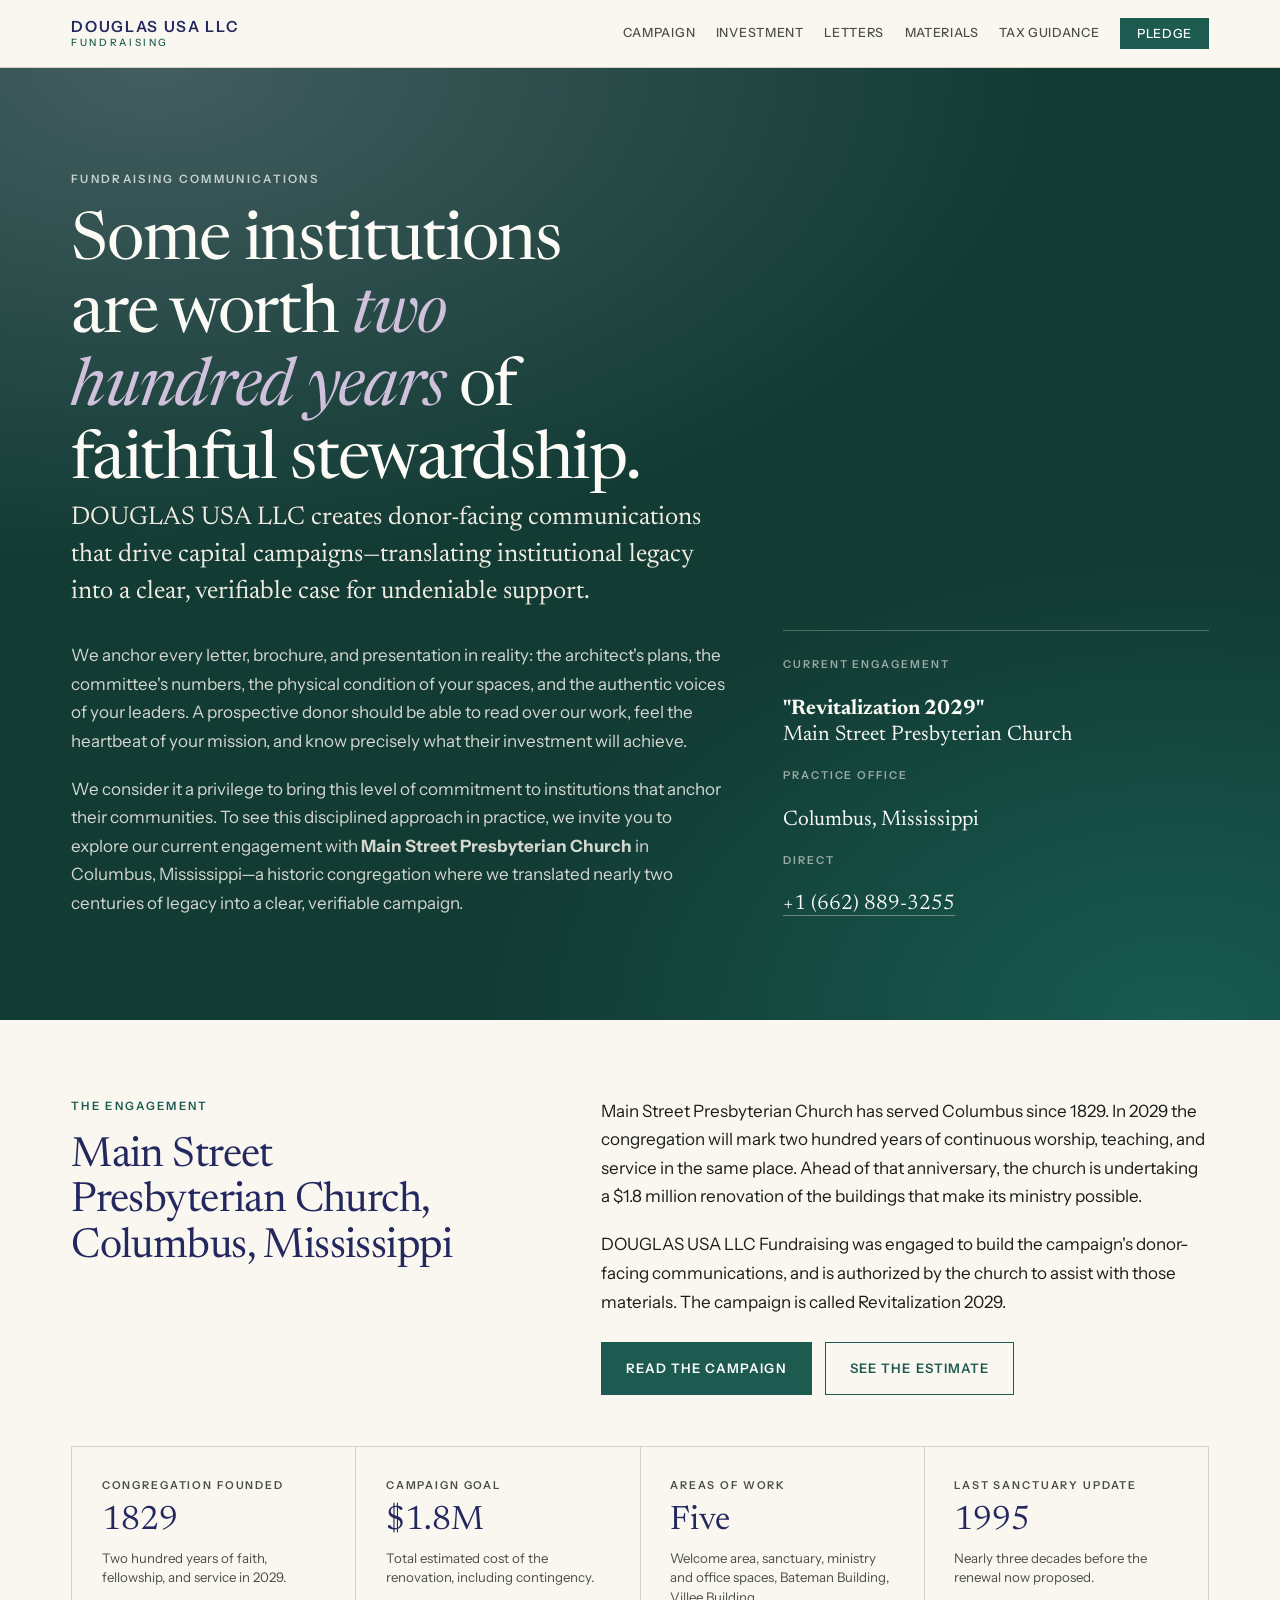
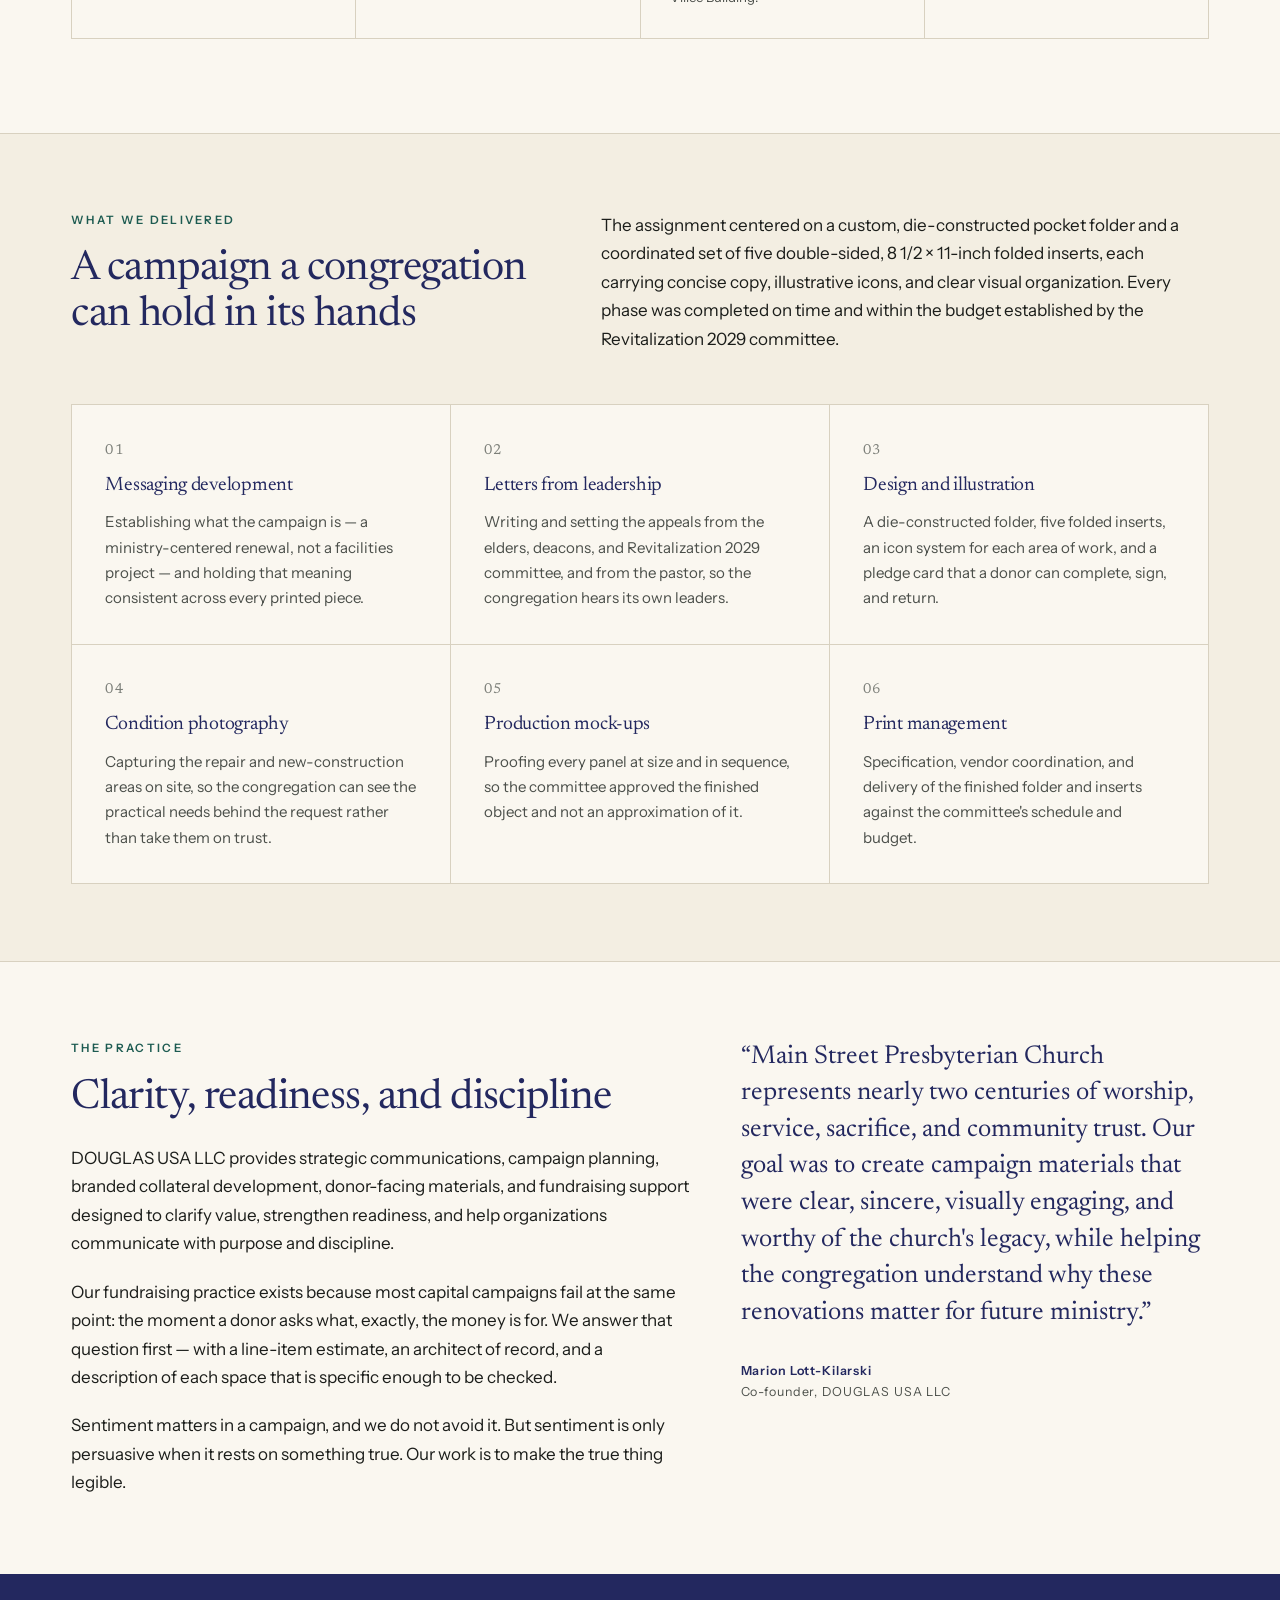
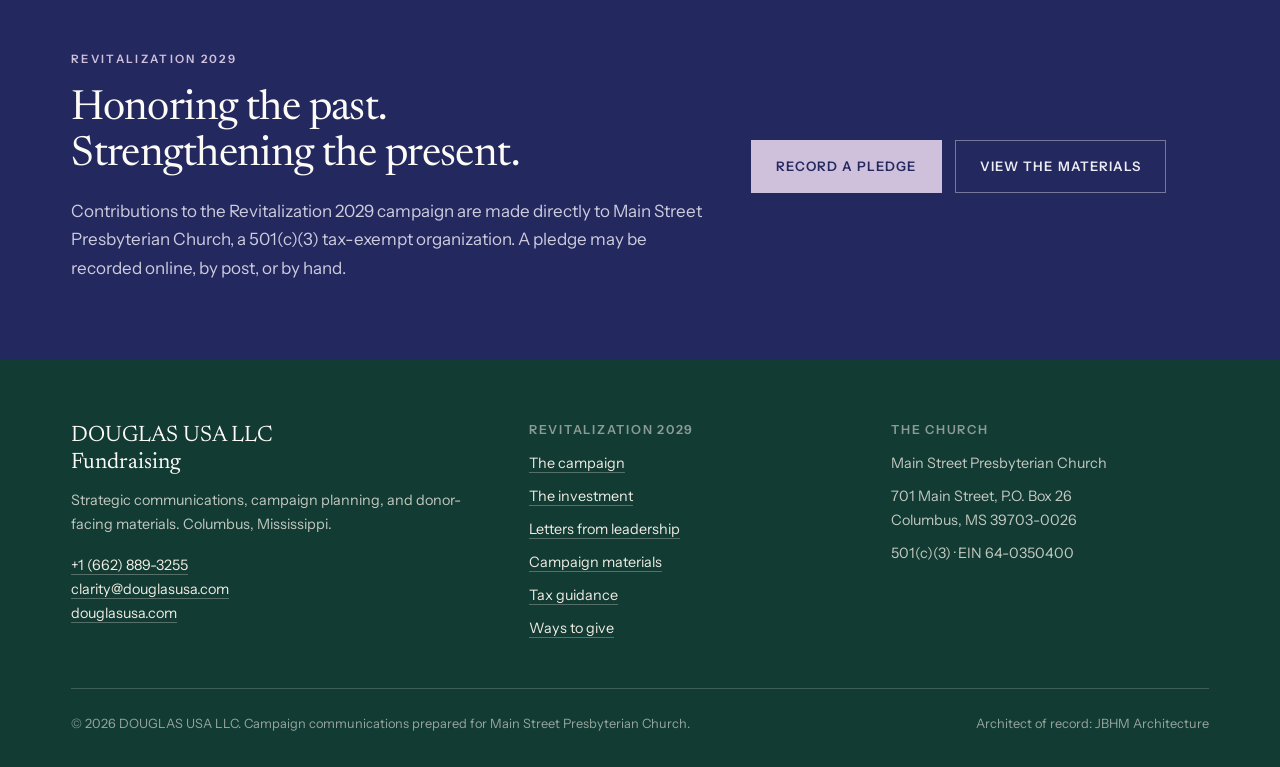
<file: index.html>
<!doctype html>
<html lang="en">
<head>
<meta charset="utf-8">
<meta name="viewport" content="width=device-width, initial-scale=1">
<title>DOUGLAS USA LLC Fundraising — Campaign Communications for Enduring Institutions</title>
<meta name="description" content="DOUGLAS USA LLC Fundraising plans, writes, designs, and manages donor-facing campaign communications. Current engagement: the Revitalization 2029 renovation campaign of Main Street Presbyterian Church, Columbus, Mississippi.">
<link rel="canonical" href="index.html">
<meta property="og:title" content="DOUGLAS USA LLC Fundraising">
<meta property="og:description" content="Campaign communications built on verified facts. Current engagement: Revitalization 2029, Main Street Presbyterian Church, Columbus, Mississippi.">
<meta property="og:type" content="website">
<meta property="og:url" content="https://mspc-fundraising.netlify.app/">
<link rel="preconnect" href="https://fonts.googleapis.com">
<link rel="preconnect" href="https://fonts.gstatic.com" crossorigin>
<link href="https://fonts.googleapis.com/css2?family=Newsreader:ital,opsz,wght@0,6..72,300..600;1,6..72,300..500&family=Instrument+Sans:wght@400;500;600&display=swap" rel="stylesheet">
<link rel="stylesheet" href="assets/css/site.css">
</head>
<body>
<a class="skip" href="index.html#main">Skip to content</a>

<header class="masthead">
  <div class="shell masthead__bar">
    <a class="wordmark" href="index.html" aria-label="DOUGLAS USA LLC Fundraising — home">
      <span class="wordmark__name">DOUGLAS USA LLC</span> <span class="wordmark__unit">Fundraising</span>
    </a>
    <nav class="nav" aria-label="Primary">
      <a href="revitalization-2029.html">Campaign</a>
      <a href="investment.html">Investment</a>
      <a href="letters.html">Letters</a>
      <a href="campaign-materials.html">Materials</a>
      <a href="tax-guidance.html">Tax Guidance</a>
      <a class="nav__cta" href="ways-to-give.html">Pledge</a>
    </nav>
  </div>
</header>

<main id="main">

  <section class="hero">
    <div class="shell hero__inner">
      <div class="reveal">
        <span class="eyebrow eyebrow--pale">Fundraising Communications</span>
        <h1>Some institutions&nbsp; are worth <em>two hundred years</em> of faithful stewardship.</h1>
        <p class="lede">DOUGLAS USA LLC creates donor-facing communications that drive capital campaigns—translating institutional legacy into a clear, verifiable case for undeniable support.</p>
        <p>We anchor every letter, brochure, and presentation in reality: the architect's plans, the committee's numbers, the physical condition of your spaces, and the authentic voices of your leaders. A prospective donor should be able to read over our work, feel the heartbeat of your mission, and know precisely what their investment will achieve.&nbsp;</p>
        <p>We consider it a privilege to bring this level of commitment to institutions that anchor their communities. To see this disciplined approach in practice, we invite you to explore our current engagement with <strong>Main Street Presbyterian Church </strong>in Columbus, Mississippi—a historic congregation where we translated nearly two centuries of legacy into a clear, verifiable campaign. </p>
      </div>
      <aside class="hero__aside reveal">
        <dl>
          <dt>Current engagement</dt>
          <dd><strong>"Revitalization 2029"</strong><br>
          Main Street Presbyterian Church</dd>
          <dt>Practice office</dt>
          <dd>Columbus, Mississippi</dd>
          <dt>Direct</dt>
          <dd><a href="tel:+16628893255" style="color:inherit;border-bottom:1px solid rgba(244,241,233,.4)">+1 (662) 889-3255</a></dd>
        </dl>
      </aside>
    </div>
  </section>

  <section class="section">
    <div class="shell">
      <div class="section__head">
        <div>
          <span class="eyebrow">The Engagement</span>
          <h2>Main Street Presbyterian Church, Columbus, Mississippi</h2>
        </div>
        <div>
          <p>Main Street Presbyterian Church has served Columbus since 1829. In 2029 the congregation will mark two hundred years of continuous worship, teaching, and service in the same place. Ahead of that anniversary, the church is undertaking a $1.8 million renovation of the buildings that make its ministry possible.</p>
          <p>DOUGLAS USA LLC Fundraising was engaged to build the campaign's donor-facing communications, and is authorized by the church to assist with those materials. The campaign is called Revitalization 2029.</p>
          <div class="actions" style="margin-top:1.6rem">
            <a class="btn" href="revitalization-2029.html">Read the campaign</a>
            <a class="btn btn--ghost" href="investment.html">See the estimate</a>
          </div>
        </div>
      </div>

      <dl class="figures figures--4">
        <div class="figure">
          <dt>Congregation founded</dt>
          <dd>1829<small>Two hundred years of faith, fellowship, and service in 2029.</small></dd>
        </div>
        <div class="figure">
          <dt>Campaign goal</dt>
          <dd>$1.8M<small>Total estimated cost of the renovation, including contingency.</small></dd>
        </div>
        <div class="figure">
          <dt>Areas of work</dt>
          <dd>Five<small>Welcome area, sanctuary, ministry and office spaces, Bateman Building, Villee Building.</small></dd>
        </div>
        <div class="figure">
          <dt>Last sanctuary update</dt>
          <dd>1995<small>Nearly three decades before the renewal now proposed.</small></dd>
        </div>
      </dl>
    </div>
  </section>

  <section class="section section--warm">
    <div class="shell">
      <div class="section__head">
        <div>
          <span class="eyebrow">What We Delivered</span>
          <h2>A campaign a congregation can hold in its hands</h2>
        </div>
        <div>
          <p>The assignment centered on a custom, die-constructed pocket folder and a coordinated set of five double-sided, 8&nbsp;1/2&nbsp;&times;&nbsp;11-inch folded inserts, each carrying concise copy, illustrative icons, and clear visual organization. Every phase was completed on time and within the budget established by the Revitalization 2029 committee.</p>
        </div>
      </div>

      <div class="cards cards--3">
        <div class="card">
          <span class="card__num">01</span>
          <h3>Messaging development</h3>
          <p>Establishing what the campaign is — a ministry-centered renewal, not a facilities project — and holding that meaning consistent across every printed piece.</p>
        </div>
        <div class="card">
          <span class="card__num">02</span>
          <h3>Letters from leadership</h3>
          <p>Writing and setting the appeals from the elders, deacons, and Revitalization 2029 committee, and from the pastor, so the congregation hears its own leaders.</p>
        </div>
        <div class="card">
          <span class="card__num">03</span>
          <h3>Design and illustration</h3>
          <p>A die-constructed folder, five folded inserts, an icon system for each area of work, and a pledge card that a donor can complete, sign, and return.</p>
        </div>
        <div class="card">
          <span class="card__num">04</span>
          <h3>Condition photography</h3>
          <p>Capturing the repair and new-construction areas on site, so the congregation can see the practical needs behind the request rather than take them on trust.</p>
        </div>
        <div class="card">
          <span class="card__num">05</span>
          <h3>Production mock-ups</h3>
          <p>Proofing every panel at size and in sequence, so the committee approved the finished object and not an approximation of it.</p>
        </div>
        <div class="card">
          <span class="card__num">06</span>
          <h3>Print management</h3>
          <p>Specification, vendor coordination, and delivery of the finished folder and inserts against the committee's schedule and budget.</p>
        </div>
      </div>
    </div>
  </section>

  <section class="section">
    <div class="shell split split--wide-first">
      <div>
        <span class="eyebrow">The Practice</span>
        <h2>Clarity, readiness, and discipline</h2>
        <div class="prose" style="margin-top:1.4rem">
          <p>DOUGLAS USA LLC provides strategic communications, campaign planning, branded collateral development, donor-facing materials, and fundraising support designed to clarify value, strengthen readiness, and help organizations communicate with purpose and discipline.</p>
          <p>Our fundraising practice exists because most capital campaigns fail at the same point: the moment a donor asks what, exactly, the money is for. We answer that question first — with a line-item estimate, an architect of record, and a description of each space that is specific enough to be checked.</p>
          <p>Sentiment matters in a campaign, and we do not avoid it. But sentiment is only persuasive when it rests on something true. Our work is to make the true thing legible.</p>
        </div>
      </div>
      <div>
        <blockquote class="pullquote">
          <p>&ldquo;Main Street Presbyterian Church represents nearly two centuries of worship, service, sacrifice, and community trust. Our goal was to create campaign materials that were clear, sincere, visually engaging, and worthy of the church's legacy, while helping the congregation understand why these renovations matter for future ministry.&rdquo;</p>
          <footer><strong>Marion Lott-Kilarski</strong><br>Co-founder, DOUGLAS USA LLC</footer>
        </blockquote>
      </div>
    </div>
  </section>

  <section class="section section--ink">
    <div class="shell cta-band">
      <div>
        <span class="eyebrow">Revitalization 2029</span>
        <h2>Honoring the past. Strengthening the present.</h2>
        <p style="margin-top:1.1rem">Contributions to the Revitalization 2029 campaign are made directly to Main Street Presbyterian Church, a 501(c)(3) tax-exempt organization. A pledge may be recorded online, by post, or by hand.</p>
      </div>
      <div class="actions">
        <a class="btn btn--onink" href="ways-to-give.html">Record a pledge</a>
        <a class="btn btn--onink" href="campaign-materials.html" style="background:transparent;border-color:rgba(238,236,244,.4);color:#eeecf4">View the materials</a>
      </div>
    </div>
  </section>

</main>

<footer class="footer">
  <div class="shell">
    <div class="footer__grid">
      <div>
        <p class="footer__mark">DOUGLAS USA LLC<br>Fundraising</p>
        <p>Strategic communications, campaign planning, and donor-facing materials. Columbus, Mississippi.</p>
        <p style="margin-top:1rem">
          <a href="tel:+16628893255">+1 (662) 889-3255</a><br>
          <a href="mailto:clarity@douglasusa.com">clarity@douglasusa.com</a><br>
          <a href="https://douglasusa.com" rel="noopener">douglasusa.com</a>
        </p>
      </div>
      <div>
        <h4>Revitalization 2029</h4>
        <ul>
          <li><a href="revitalization-2029.html">The campaign</a></li>
          <li><a href="investment.html">The investment</a></li>
          <li><a href="letters.html">Letters from leadership</a></li>
          <li><a href="campaign-materials.html">Campaign materials</a></li>
          <li><a href="tax-guidance.html">Tax guidance</a></li>
          <li><a href="ways-to-give.html">Ways to give</a></li>
        </ul>
      </div>
      <div>
        <h4>The Church</h4>
        <ul>
          <li>Main Street Presbyterian Church</li>
          <li>701 Main Street, P.O. Box 26<br>Columbus, MS 39703-0026</li>
          <li>501(c)(3) &middot; EIN 64-0350400</li>
        </ul>
      </div>
    </div>
    <div class="footer__base">
      <span>&copy; 2026 DOUGLAS USA LLC. Campaign communications prepared for Main Street Presbyterian Church.</span>
      <span>Architect of record: JBHM Architecture</span>
    </div>
  </div>
</footer>

</body>
</html>
</file>
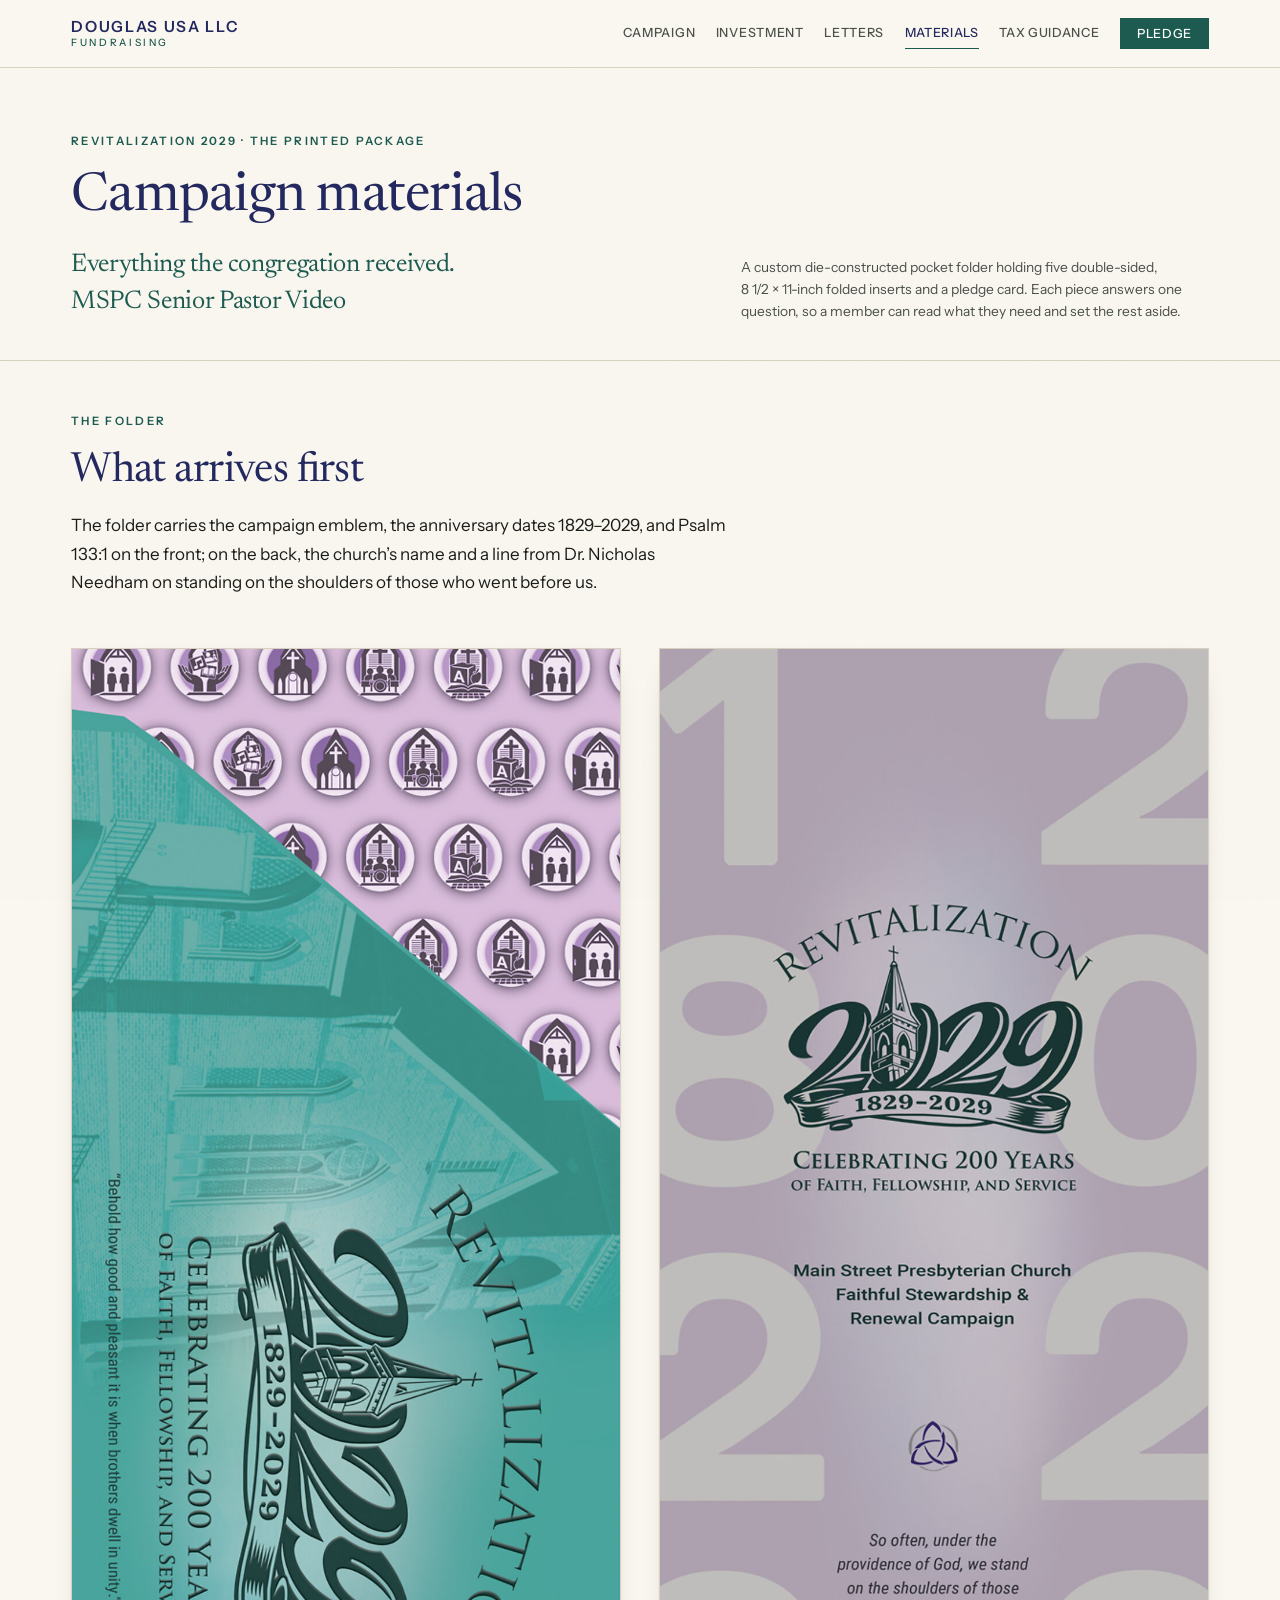
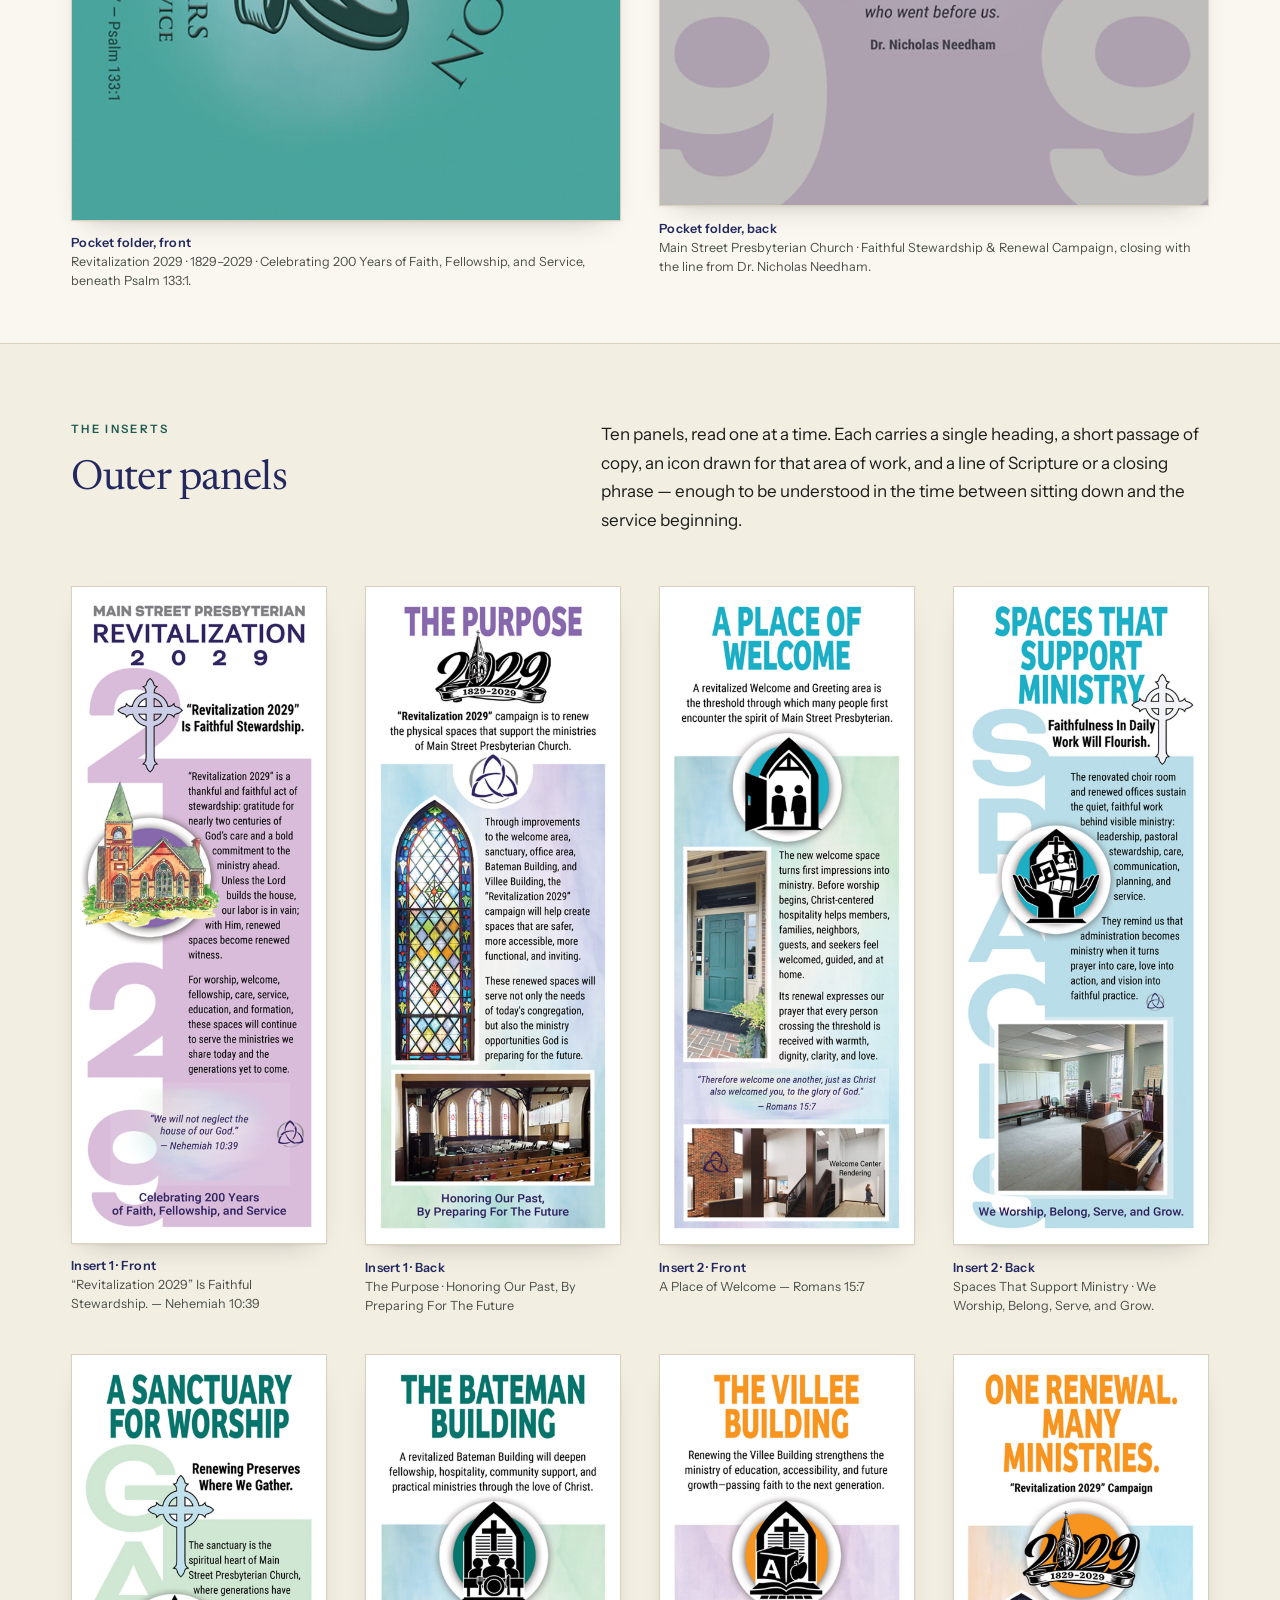
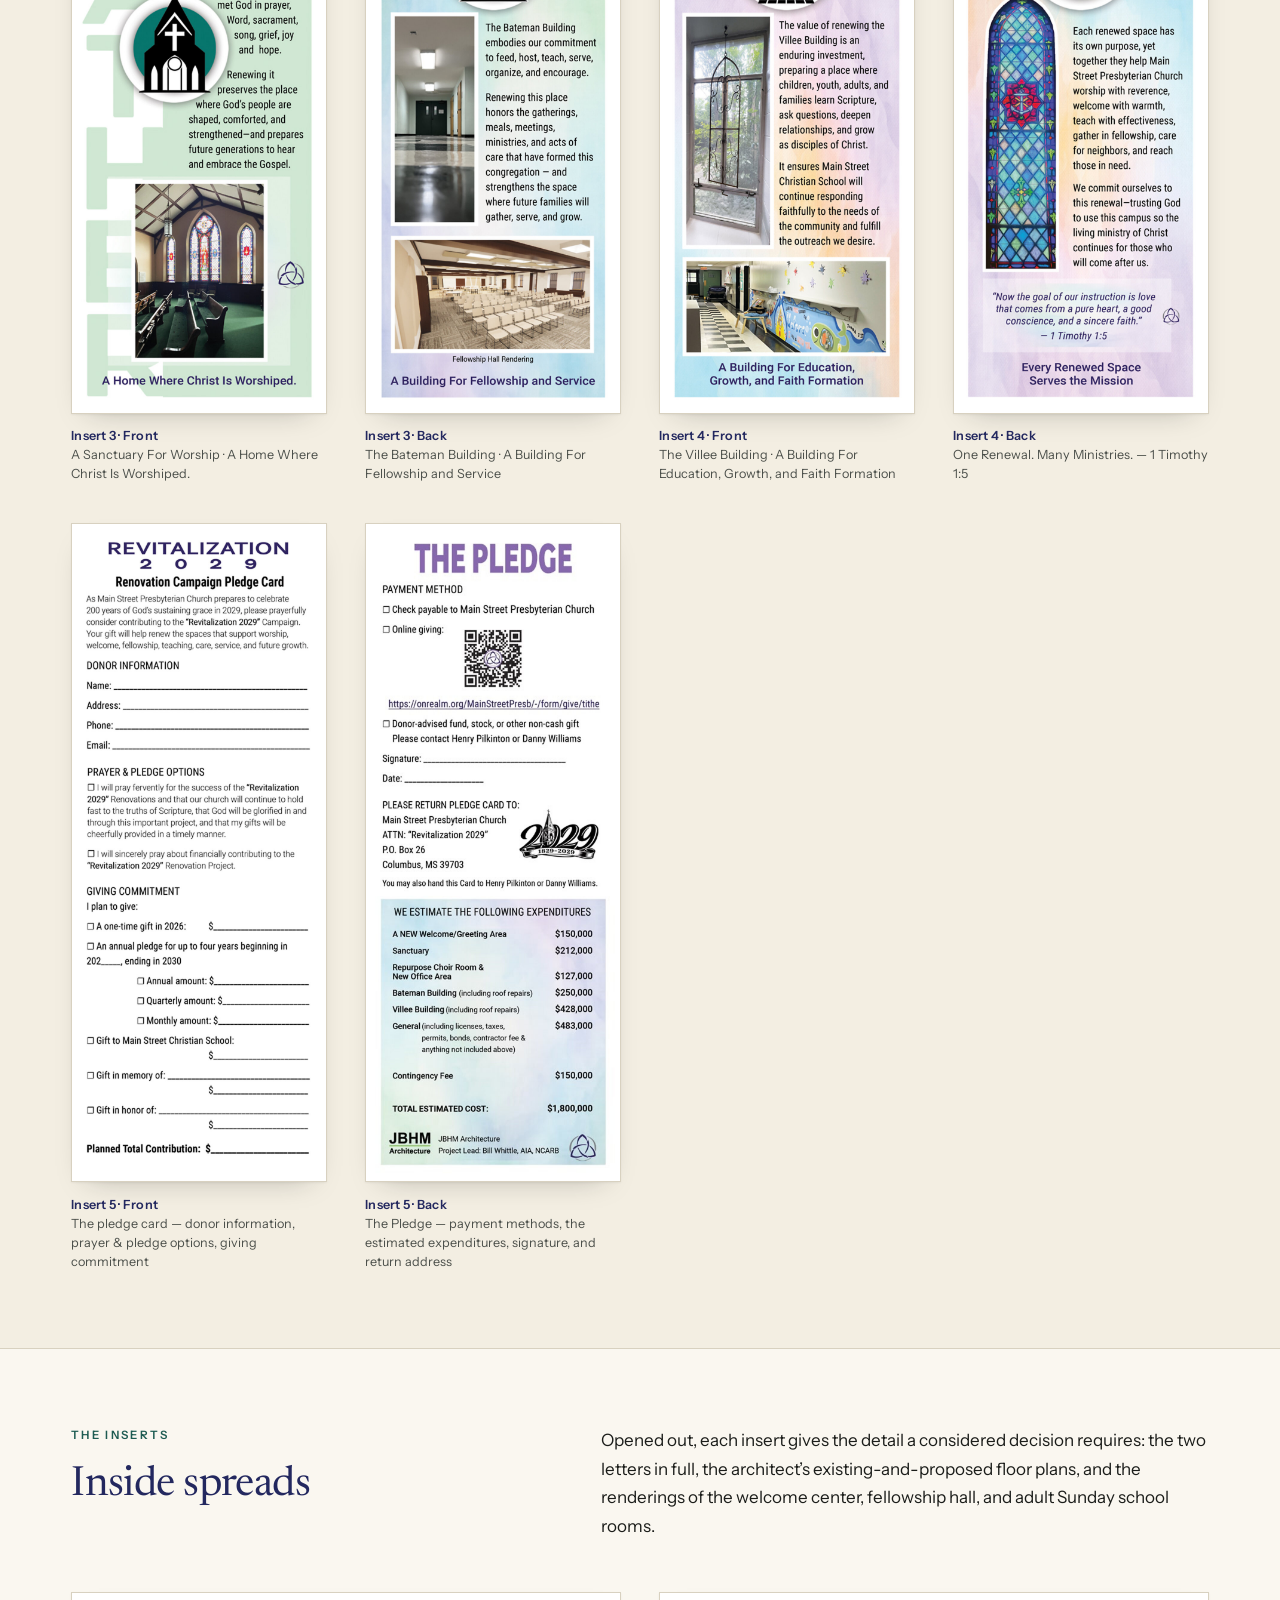
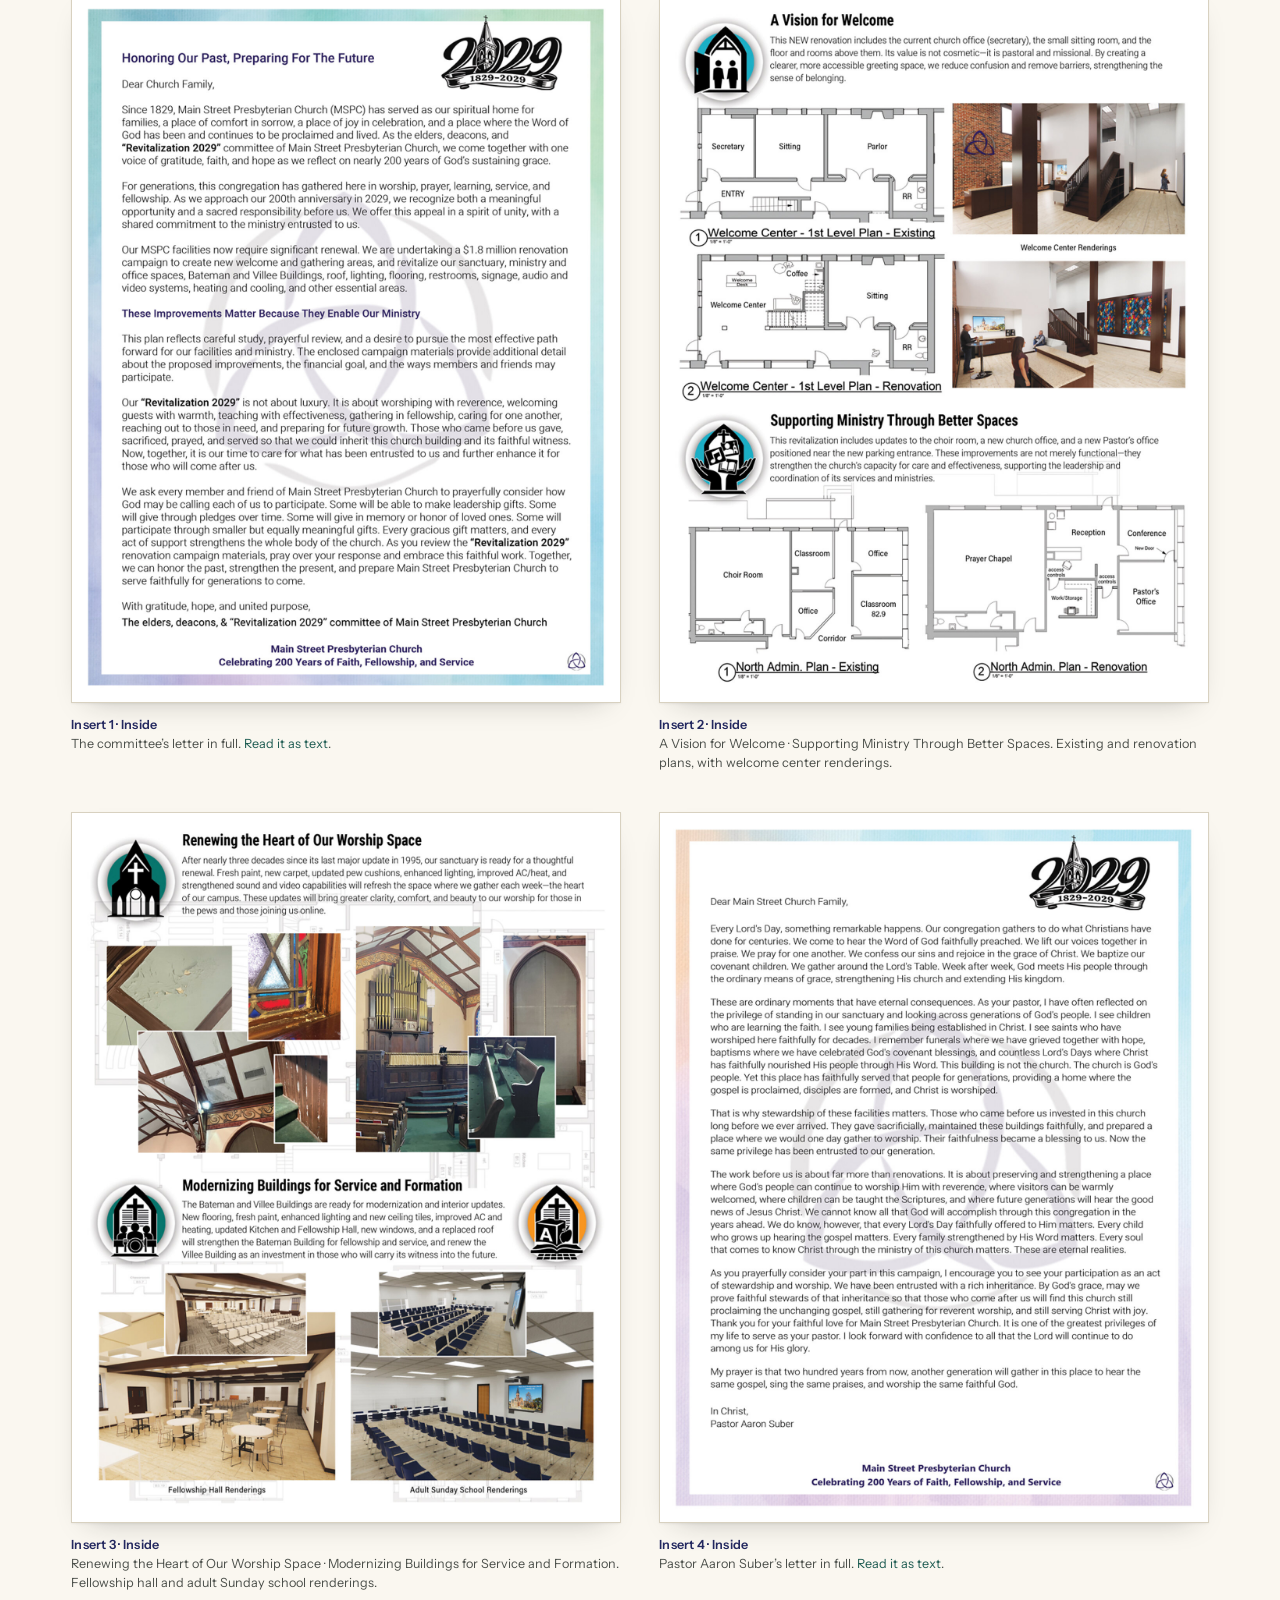
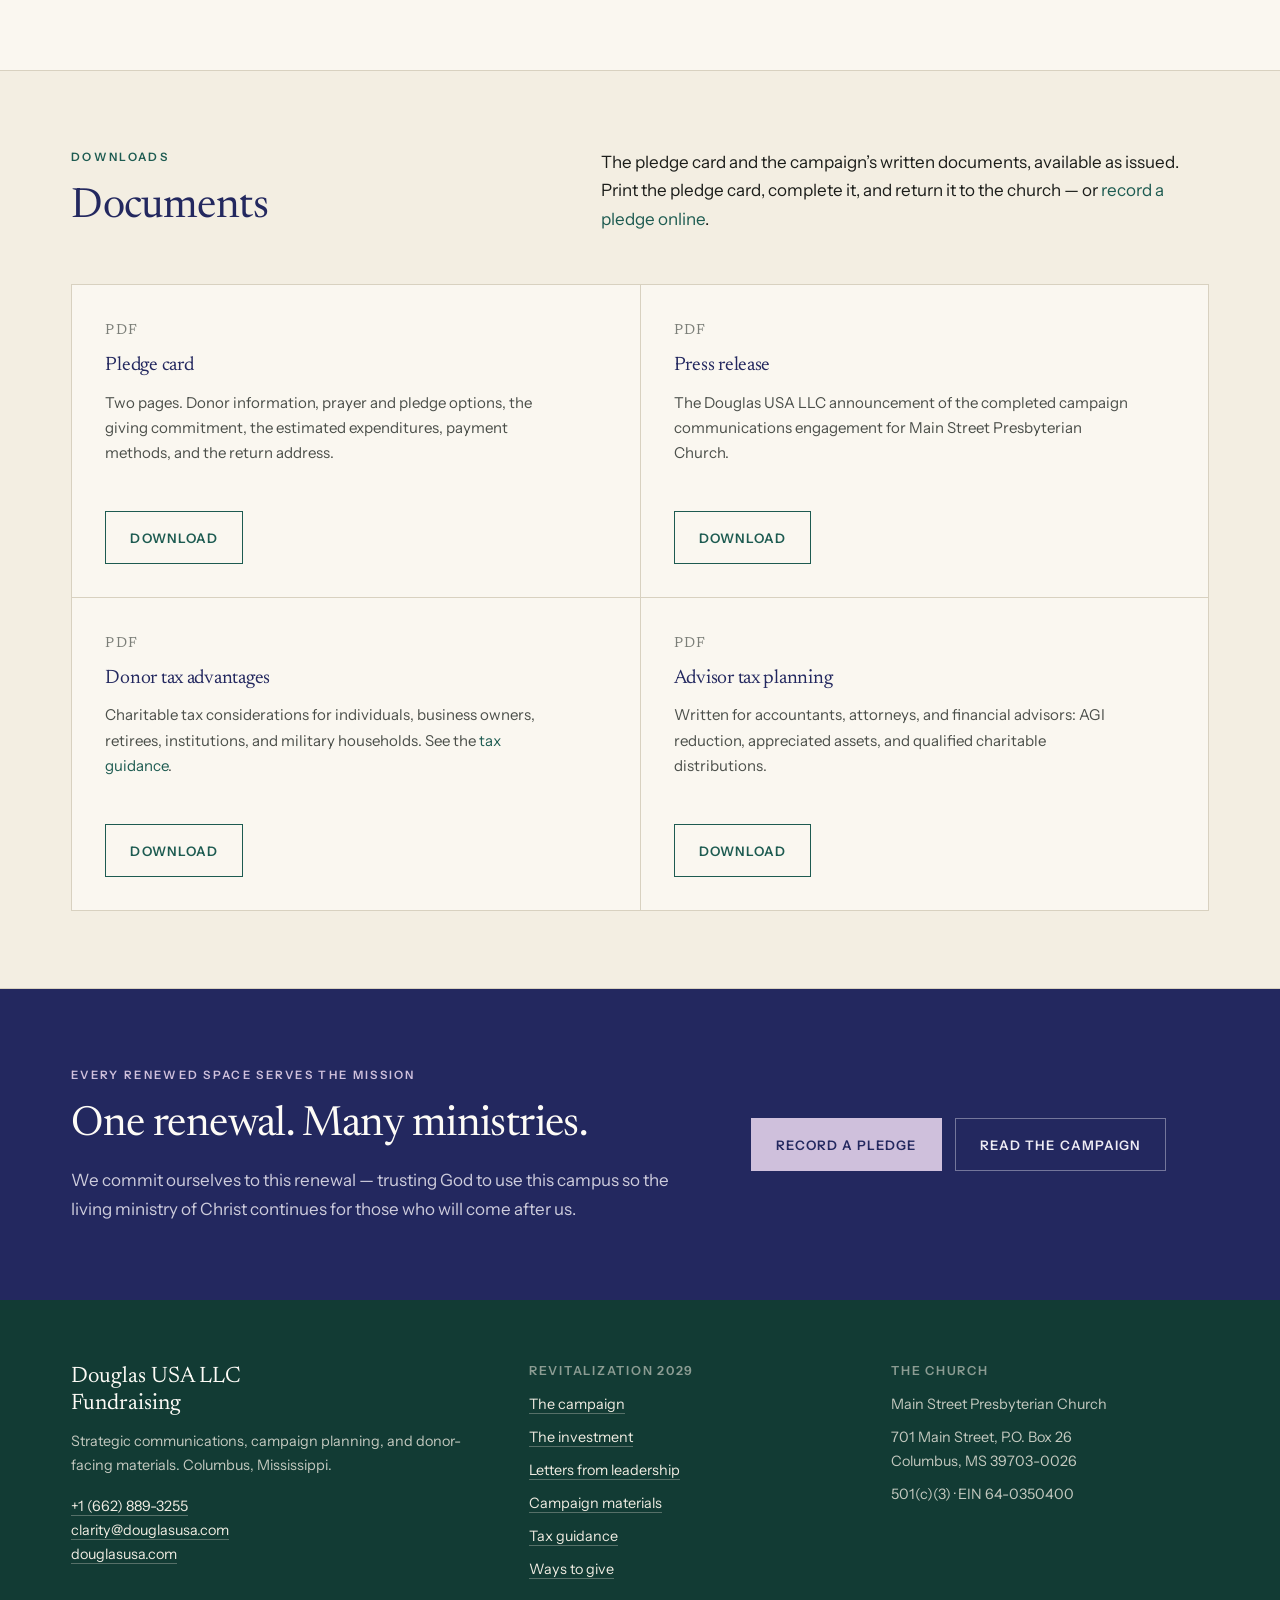
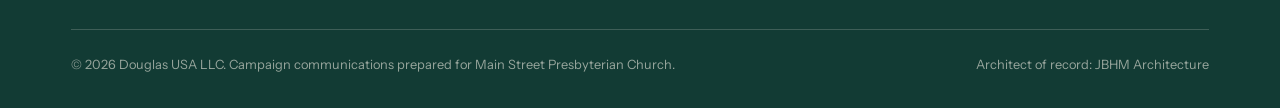
<file: campaign-materials.html>
<!doctype html>
<html lang="en">
<head>
<meta charset="utf-8">
<meta name="viewport" content="width=device-width, initial-scale=1">
<title>Campaign Materials — Revitalization 2029</title>
<meta name="description" content="The printed Revitalization 2029 campaign package: a die-constructed pocket folder, five double-sided folded inserts, the pledge card, and the campaign's tax documents.">
<link rel="canonical" href="campaign-materials.html">
<meta property="og:title" content="Campaign Materials — Revitalization 2029">
<meta property="og:description" content="Every printed piece produced for the campaign, shown as issued, with the documents available to download.">
<meta property="og:type" content="article">
<link rel="preconnect" href="https://fonts.googleapis.com">
<link rel="preconnect" href="https://fonts.gstatic.com" crossorigin>
<link href="https://fonts.googleapis.com/css2?family=Newsreader:ital,opsz,wght@0,6..72,300..600;1,6..72,300..500&family=Instrument+Sans:wght@400;500;600&display=swap" rel="stylesheet">
<link rel="stylesheet" href="assets/css/site.css">
</head>
<body>
<a class="skip" href="campaign-materials.html#main">Skip to content</a>

<header class="masthead">
  <div class="shell masthead__bar">
    <a class="wordmark" href="index.html" aria-label="Douglas USA LLC Fundraising — home">
      <span class="wordmark__name">Douglas USA LLC</span>
      <span class="wordmark__unit">Fundraising</span>
    </a>
    <nav class="nav" aria-label="Primary">
      <a href="revitalization-2029.html">Campaign</a>
      <a href="investment.html">Investment</a>
      <a href="letters.html">Letters</a>
      <a href="campaign-materials.html" aria-current="page">Materials</a>
      <a href="tax-guidance.html">Tax Guidance</a>
      <a class="nav__cta" href="ways-to-give.html">Pledge</a>
    </nav>
  </div>
</header>

<main id="main">

  <div class="pagehead">
    <div class="shell pagehead__grid">
      <div class="reveal">
        <span class="eyebrow">Revitalization 2029 &middot; The Printed Package</span>
        <h1>Campaign materials</h1>
        <h3 class="lede" style="margin-top:1.2rem"><a href="https://youtu.be/FStd4XcUhZI">Everything the congregation received.&nbsp;<br>
          MSPC Senior Pastor Video</a></h3>
      </div>
      <div class="reveal">
        <p class="small">A custom die-constructed pocket folder holding five double-sided, 8&nbsp;1/2&nbsp;&times;&nbsp;11-inch folded inserts and a pledge card. Each piece answers one question, so a member can read what they need and set the rest aside.</p>
      </div>
    </div>
  </div>

  <section class="section section--tight">
    <div class="shell">
      <div class="section__head section__head--single">
        <div>
          <span class="eyebrow">The Folder</span>
          <h2>What arrives first</h2>
          <p style="margin-top:1rem;max-width:60ch">The folder carries the campaign emblem, the anniversary dates 1829&ndash;2029, and Psalm 133:1 on the front; on the back, the church&rsquo;s name and a line from Dr.&nbsp;Nicholas Needham on standing on the shoulders of those who went before us.</p>
        </div>
      </div>
      <div class="plates plates--spreads" style="margin-top:clamp(1.6rem,3vw,2.4rem)">
        <figure class="plate">
          <img src="assets/materials/pocket-folder-front.jpg" alt="Front of the die-constructed pocket folder: the Revitalization 2029 emblem with a church steeple inside the numerals 2029, the banner 1829 to 2029, the line Celebrating 200 Years of Faith, Fellowship, and Service, and Psalm 133:1." loading="lazy" width="947" height="2025">
          <figcaption><strong>Pocket folder, front</strong>Revitalization 2029 &middot; 1829&ndash;2029 &middot; Celebrating 200 Years of Faith, Fellowship, and Service, beneath Psalm 133:1.</figcaption>
        </figure>
        <figure class="plate">
          <img src="assets/materials/pocket-folder-back.jpg" alt="Back of the pocket folder: Main Street Presbyterian Church, Faithful Stewardship and Renewal Campaign, with a quotation from Dr. Nicholas Needham." loading="lazy" width="944" height="1993">
          <figcaption><strong>Pocket folder, back</strong>Main Street Presbyterian Church &middot; Faithful Stewardship &amp; Renewal Campaign, closing with the line from Dr. Nicholas Needham.</figcaption>
        </figure>
      </div>
    </div>
  </section>

  <section class="section section--warm">
    <div class="shell">
      <div class="section__head">
        <div>
          <span class="eyebrow">The Inserts</span>
          <h2>Outer panels</h2>
        </div>
        <div>
          <p>Ten panels, read one at a time. Each carries a single heading, a short passage of copy, an icon drawn for that area of work, and a line of Scripture or a closing phrase &mdash; enough to be understood in the time between sitting down and the service beginning.</p>
        </div>
      </div>

      <div class="plates plates--panels" style="margin-top:clamp(1.6rem,3vw,2.4rem)">
        <figure class="plate">
          <img src="assets/materials/insert-1-intro-front.jpg" alt="Insert panel headed: Revitalization 2029 Is Faithful Stewardship, with the campaign emblem and Nehemiah 10:39." loading="lazy" width="852" height="2204">
          <figcaption><strong>Insert 1 &middot; Front</strong>&ldquo;Revitalization 2029&rdquo; Is Faithful Stewardship. &mdash; Nehemiah 10:39</figcaption>
        </figure>
        <figure class="plate">
          <img src="assets/materials/insert-1-purpose-back.jpg" alt="Insert panel headed The Purpose, describing the renewal of the physical spaces that support the ministries of the church." loading="lazy" width="850" height="2204">
          <figcaption><strong>Insert 1 &middot; Back</strong>The Purpose &middot; Honoring Our Past, By Preparing For The Future</figcaption>
        </figure>
        <figure class="plate">
          <img src="assets/materials/insert-2-welcome-front.jpg" alt="Insert panel headed A Place of Welcome, on the revitalized welcome and greeting area, with Romans 15:7." loading="lazy" width="850" height="2204">
          <figcaption><strong>Insert 2 &middot; Front</strong>A Place of Welcome &mdash; Romans 15:7</figcaption>
        </figure>
        <figure class="plate">
          <img src="assets/materials/insert-2-ministry-back.jpg" alt="Insert panel headed Spaces That Support Ministry, on the renovated choir room and renewed offices." loading="lazy" width="850" height="2204">
          <figcaption><strong>Insert 2 &middot; Back</strong>Spaces That Support Ministry &middot; We Worship, Belong, Serve, and Grow.</figcaption>
        </figure>
        <figure class="plate">
          <img src="assets/materials/insert-3-sanctuary-front.jpg" alt="Insert panel headed A Sanctuary For Worship, on renewing the spiritual heart of the church." loading="lazy" width="850" height="2204">
          <figcaption><strong>Insert 3 &middot; Front</strong>A Sanctuary For Worship &middot; A Home Where Christ Is Worshiped.</figcaption>
        </figure>
        <figure class="plate">
          <img src="assets/materials/insert-3-bateman-back.jpg" alt="Insert panel headed The Bateman Building, on fellowship, hospitality, community support, and practical ministries." loading="lazy" width="850" height="2204">
          <figcaption><strong>Insert 3 &middot; Back</strong>The Bateman Building &middot; A Building For Fellowship and Service</figcaption>
        </figure>
        <figure class="plate">
          <img src="assets/materials/insert-4-villee-front.jpg" alt="Insert panel headed The Villee Building, on education, accessibility, and future growth, and on Main Street Christian School." loading="lazy" width="850" height="2204">
          <figcaption><strong>Insert 4 &middot; Front</strong>The Villee Building &middot; A Building For Education, Growth, and Faith Formation</figcaption>
        </figure>
        <figure class="plate">
          <img src="assets/materials/insert-4-one-renewal-back.jpg" alt="Insert panel headed One Renewal. Many Ministries., with 1 Timothy 1:5." loading="lazy" width="850" height="2204">
          <figcaption><strong>Insert 4 &middot; Back</strong>One Renewal. Many Ministries. &mdash; 1 Timothy 1:5</figcaption>
        </figure>
        <figure class="plate">
          <img src="assets/materials/insert-5-pledge-front.jpg" alt="Front of the printed pledge card: donor information, prayer and pledge options, and the giving commitment lines." loading="lazy" width="850" height="2204">
          <figcaption><strong>Insert 5 &middot; Front</strong>The pledge card &mdash; donor information, prayer &amp; pledge options, giving commitment</figcaption>
        </figure>
        <figure class="plate">
          <img src="assets/materials/insert-5-pledge-back.jpg" alt="Back of the printed pledge card: The Pledge, payment methods, the estimated expenditures table, signature line, and return address." loading="lazy" width="850" height="2204">
          <figcaption><strong>Insert 5 &middot; Back</strong>The Pledge &mdash; payment methods, the estimated expenditures, signature, and return address</figcaption>
        </figure>
      </div>
    </div>
  </section>

  <section class="section">
    <div class="shell">
      <div class="section__head">
        <div>
          <span class="eyebrow">The Inserts</span>
          <h2>Inside spreads</h2>
        </div>
        <div>
          <p>Opened out, each insert gives the detail a considered decision requires: the two letters in full, the architect&rsquo;s existing-and-proposed floor plans, and the renderings of the welcome center, fellowship hall, and adult Sunday school rooms.</p>
        </div>
      </div>

      <div class="plates plates--spreads" style="margin-top:clamp(1.6rem,3vw,2.4rem)">
        <figure class="plate">
          <img src="assets/materials/insert-1-intro-inside.jpg" alt="Inside spread of insert one: the letter headed Honoring Our Past, Preparing For The Future, signed by the elders, deacons, and Revitalization 2029 committee." loading="lazy" width="1404" height="1818">
          <figcaption><strong>Insert 1 &middot; Inside</strong>The committee&rsquo;s letter in full. <a href="letters.html">Read it as text</a>.</figcaption>
        </figure>
        <figure class="plate">
          <img src="assets/materials/insert-2-welcome-inside.jpg" alt="Inside spread of insert two: A Vision for Welcome and Supporting Ministry Through Better Spaces, with existing and renovation floor plans for the welcome center and north administrative wing, and welcome center renderings." loading="lazy" width="1404" height="1818">
          <figcaption><strong>Insert 2 &middot; Inside</strong>A Vision for Welcome &middot; Supporting Ministry Through Better Spaces. Existing and renovation plans, with welcome center renderings.</figcaption>
        </figure>
        <figure class="plate">
          <img src="assets/materials/insert-3-sanctuary-inside.jpg" alt="Inside spread of insert three: Renewing the Heart of Our Worship Space and Modernizing Buildings for Service and Formation, with fellowship hall and adult Sunday school renderings." loading="lazy" width="1404" height="1818">
          <figcaption><strong>Insert 3 &middot; Inside</strong>Renewing the Heart of Our Worship Space &middot; Modernizing Buildings for Service and Formation. Fellowship hall and adult Sunday school renderings.</figcaption>
        </figure>
        <figure class="plate">
          <img src="assets/materials/insert-4-pastor-letter-inside.jpg" alt="Inside spread of insert four: the pastoral letter beginning Dear Main Street Church Family, signed In Christ, Pastor Aaron Suber." loading="lazy" width="1404" height="1818">
          <figcaption><strong>Insert 4 &middot; Inside</strong>Pastor Aaron Suber&rsquo;s letter in full. <a href="letters.html">Read it as text</a>.</figcaption>
        </figure>
      </div>
    </div>
  </section>

  <section class="section section--warm">
    <div class="shell">
      <div class="section__head">
        <div>
          <span class="eyebrow">Downloads</span>
          <h2>Documents</h2>
        </div>
        <div>
          <p>The pledge card and the campaign&rsquo;s written documents, available as issued. Print the pledge card, complete it, and return it to the church &mdash; or <a href="ways-to-give.html#pledge">record a pledge online</a>.</p>
        </div>
      </div>

      <div class="cards cards--2" style="margin-top:clamp(1.6rem,3vw,2.4rem)">
        <div class="card">
          <span class="card__num">PDF</span>
          <h3>Pledge card</h3>
          <p>Two pages. Donor information, prayer and pledge options, the giving commitment, the estimated expenditures, payment methods, and the return address.</p>
          <p style="margin-top:1.1rem"><a class="btn btn--ghost" href="assets/documents/revitalization-2029-pledge-card.pdf" download>Download</a></p>
        </div>
        <div class="card">
          <span class="card__num">PDF</span>
          <h3>Press release</h3>
          <p>The Douglas USA LLC announcement of the completed campaign communications engagement for Main Street Presbyterian Church.</p>
          <p style="margin-top:1.1rem"><a class="btn btn--ghost" href="assets/documents/douglas-usa-press-release-revitalization-2029.pdf" download>Download</a></p>
        </div>
        <div class="card">
          <span class="card__num">PDF</span>
          <h3>Donor tax advantages</h3>
          <p>Charitable tax considerations for individuals, business owners, retirees, institutions, and military households. See the <a href="tax-guidance.html">tax guidance</a>.</p>
          <p style="margin-top:1.1rem"><a class="btn btn--ghost" href="assets/documents/revitalization-2029-donor-tax-advantages.pdf" download>Download</a></p>
        </div>
        <div class="card">
          <span class="card__num">PDF</span>
          <h3>Advisor tax planning</h3>
          <p>Written for accountants, attorneys, and financial advisors: AGI reduction, appreciated assets, and qualified charitable distributions.</p>
          <p style="margin-top:1.1rem"><a class="btn btn--ghost" href="assets/documents/revitalization-2029-advisor-tax-planning.pdf" download>Download</a></p>
        </div>
      </div>
    </div>
  </section>

  <section class="section section--ink">
    <div class="shell cta-band">
      <div>
        <span class="eyebrow">Every Renewed Space Serves the Mission</span>
        <h2>One renewal. Many ministries.</h2>
        <p style="margin-top:1.1rem">We commit ourselves to this renewal &mdash; trusting God to use this campus so the living ministry of Christ continues for those who will come after us.</p>
      </div>
      <div class="actions">
        <a class="btn btn--onink" href="ways-to-give.html">Record a pledge</a>
        <a class="btn btn--onink" href="revitalization-2029.html" style="background:transparent;border-color:rgba(238,236,244,.4);color:#eeecf4">Read the campaign</a>
      </div>
    </div>
  </section>

</main>

<footer class="footer">
  <div class="shell">
    <div class="footer__grid">
      <div>
        <p class="footer__mark">Douglas USA LLC<br>Fundraising</p>
        <p>Strategic communications, campaign planning, and donor-facing materials. Columbus, Mississippi.</p>
        <p style="margin-top:1rem">
          <a href="tel:+16628893255">+1 (662) 889-3255</a><br>
          <a href="mailto:clarity@douglasusa.com">clarity@douglasusa.com</a><br>
          <a href="https://douglasusa.com" rel="noopener">douglasusa.com</a>
        </p>
      </div>
      <div>
        <h4>Revitalization 2029</h4>
        <ul>
          <li><a href="revitalization-2029.html">The campaign</a></li>
          <li><a href="investment.html">The investment</a></li>
          <li><a href="letters.html">Letters from leadership</a></li>
          <li><a href="campaign-materials.html">Campaign materials</a></li>
          <li><a href="tax-guidance.html">Tax guidance</a></li>
          <li><a href="ways-to-give.html">Ways to give</a></li>
        </ul>
      </div>
      <div>
        <h4>The Church</h4>
        <ul>
          <li>Main Street Presbyterian Church</li>
          <li>701 Main Street, P.O. Box 26<br>Columbus, MS 39703-0026</li>
          <li>501(c)(3) &middot; EIN 64-0350400</li>
        </ul>
      </div>
    </div>
    <div class="footer__base">
      <span>&copy; 2026 Douglas USA LLC. Campaign communications prepared for Main Street Presbyterian Church.</span>
      <span>Architect of record: JBHM Architecture</span>
    </div>
  </div>
</footer>

</body>
</html>
</file>
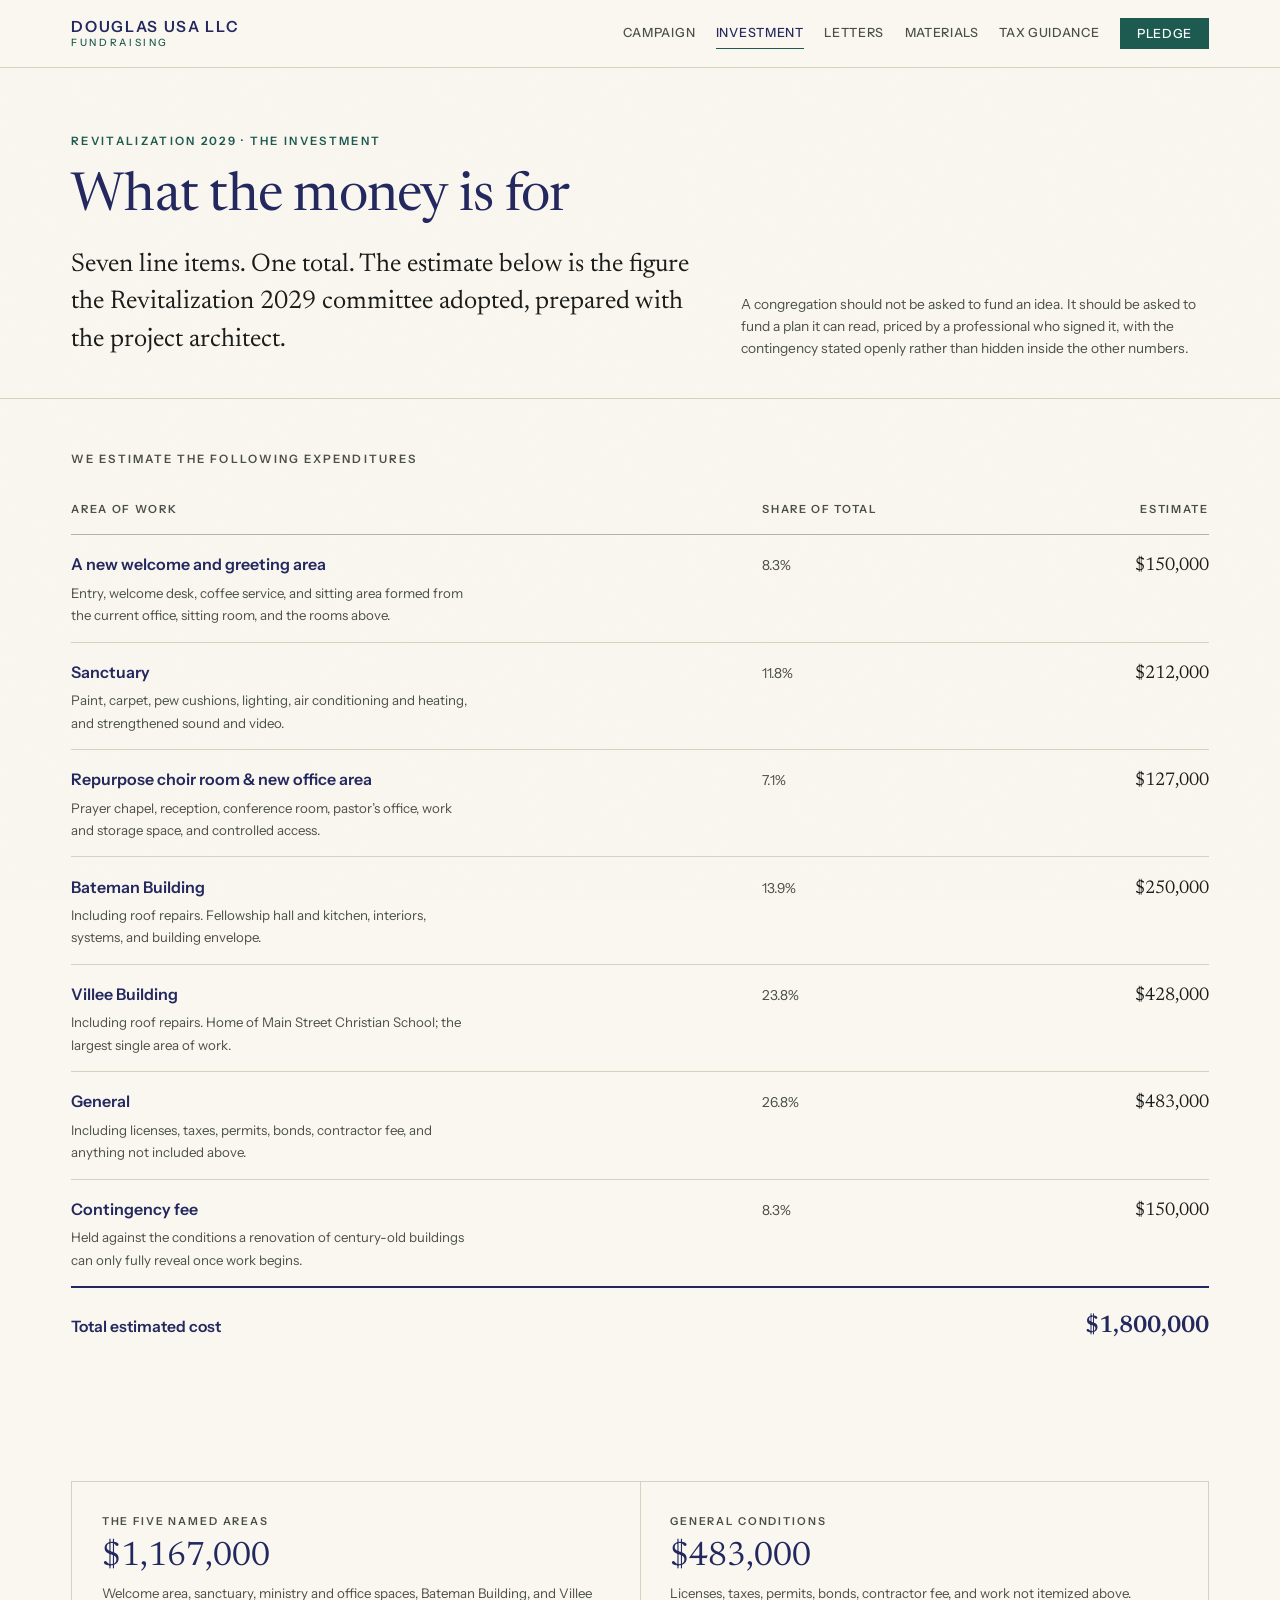
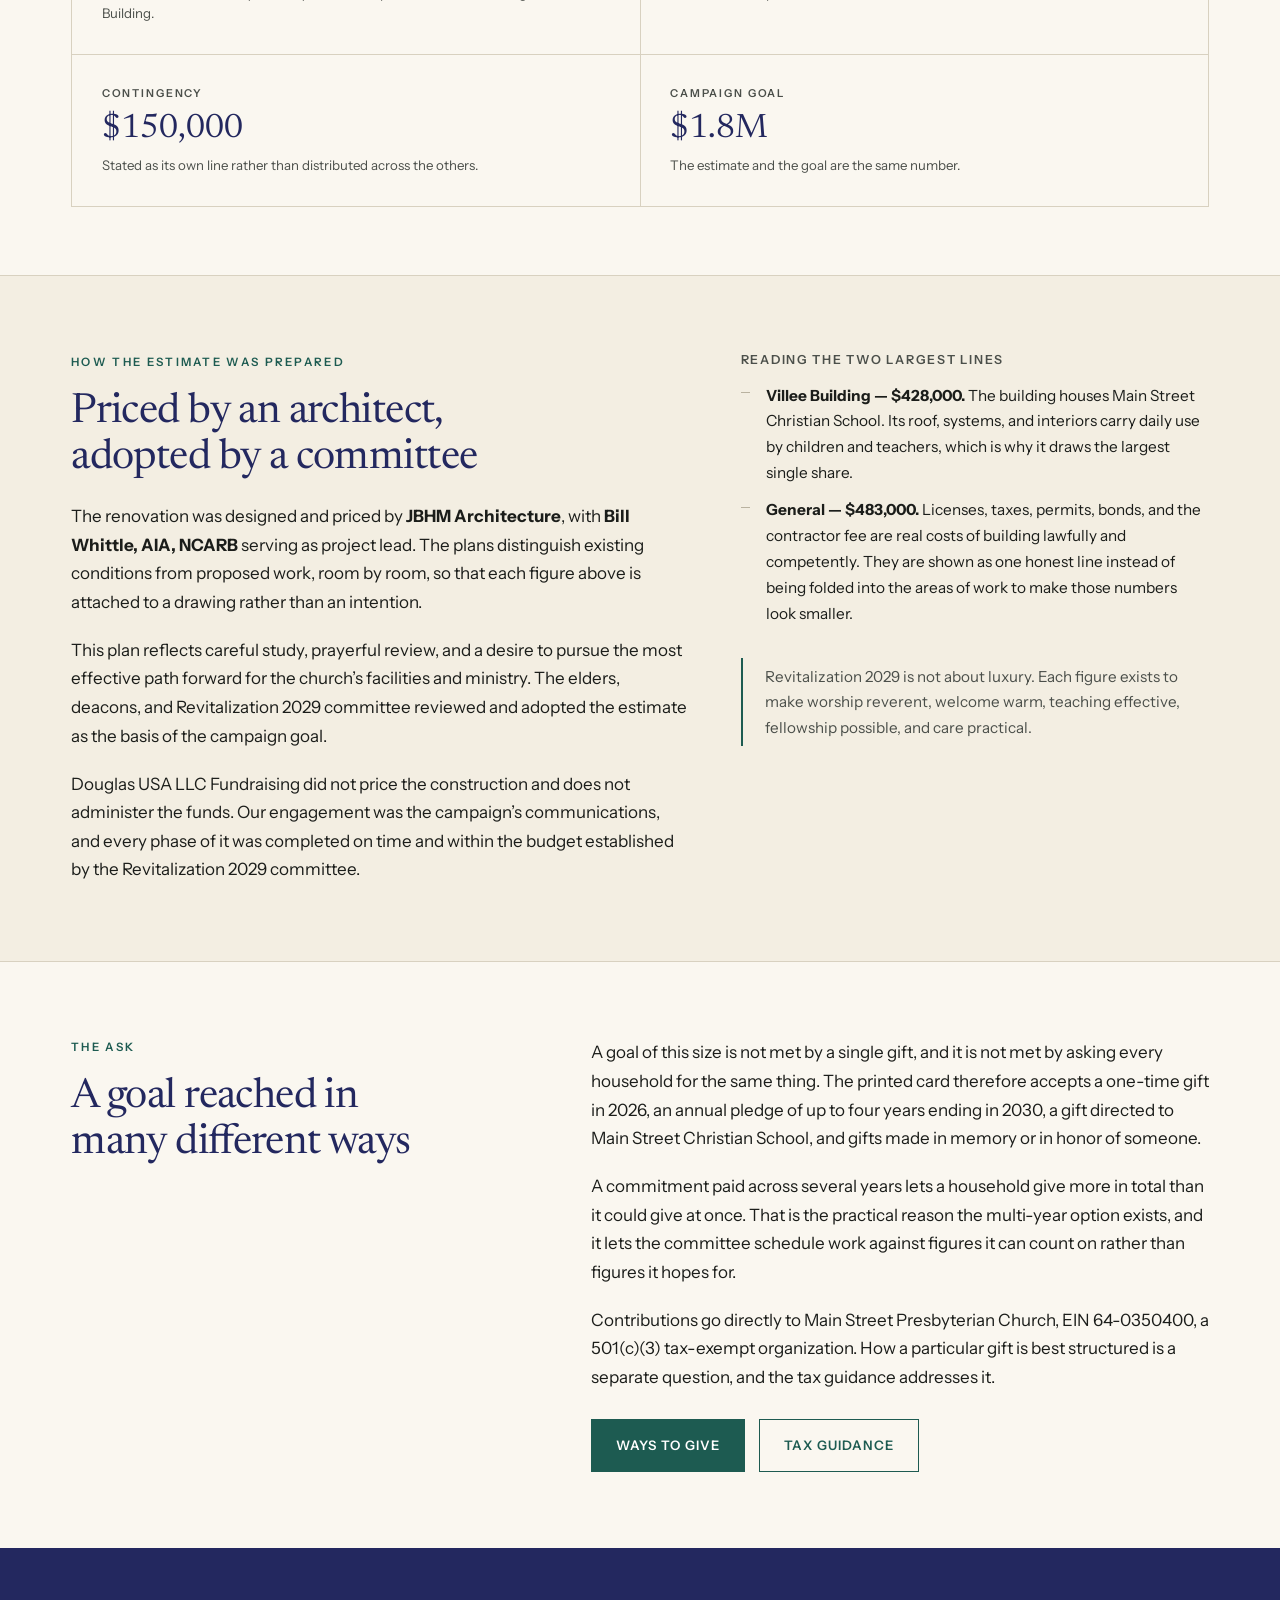
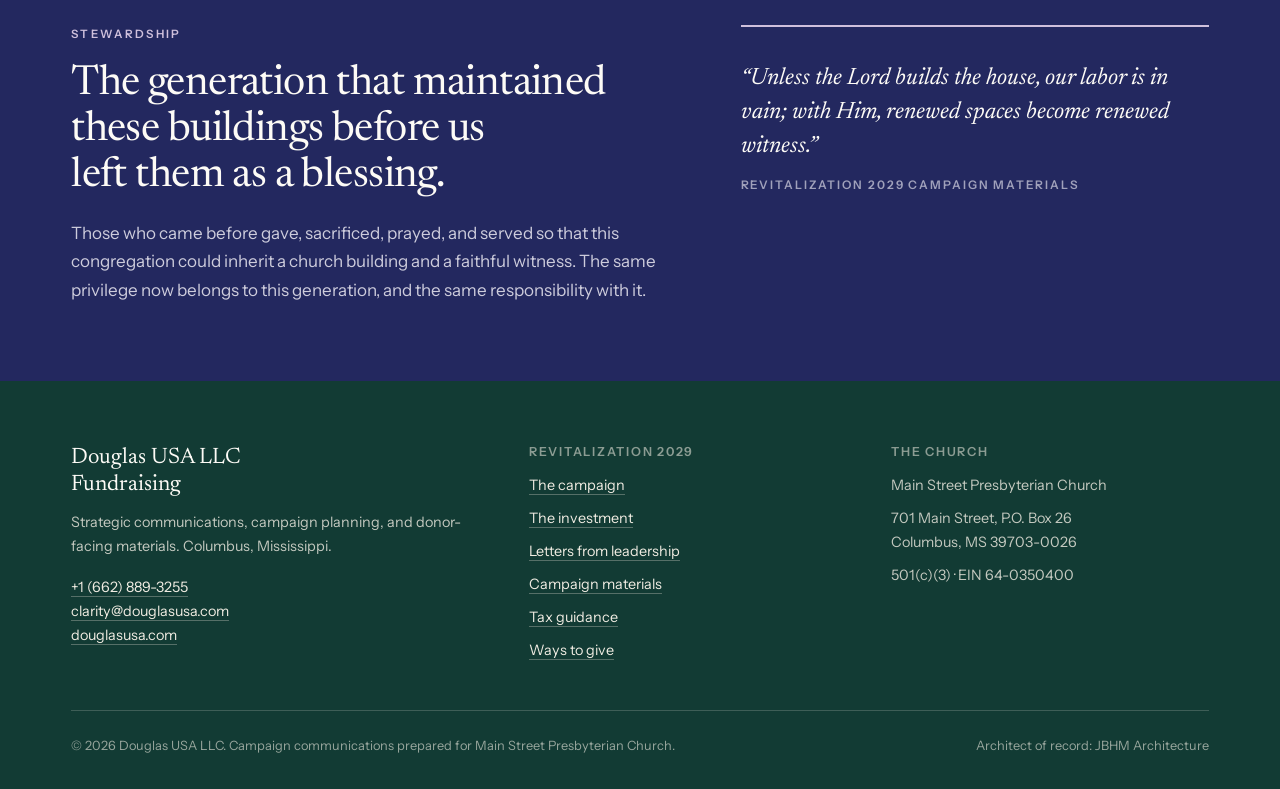
<file: investment.html>
<!doctype html>
<html lang="en">
<head>
<meta charset="utf-8">
<meta name="viewport" content="width=device-width, initial-scale=1">
<title>The Investment — Revitalization 2029 Line-Item Estimate</title>
<meta name="description" content="The committee-approved estimate for Revitalization 2029: seven line items totalling $1,800,000, priced with JBHM Architecture, project lead Bill Whittle, AIA, NCARB.">
<link rel="canonical" href="investment.html">
<meta property="og:title" content="The Investment — Revitalization 2029">
<meta property="og:description" content="Seven line items. One total. $1,800,000 for the renewal of Main Street Presbyterian Church, Columbus, Mississippi.">
<meta property="og:type" content="article">
<link rel="preconnect" href="https://fonts.googleapis.com">
<link rel="preconnect" href="https://fonts.gstatic.com" crossorigin>
<link href="https://fonts.googleapis.com/css2?family=Newsreader:ital,opsz,wght@0,6..72,300..600;1,6..72,300..500&family=Instrument+Sans:wght@400;500;600&display=swap" rel="stylesheet">
<link rel="stylesheet" href="assets/css/site.css">
</head>
<body>
<a class="skip" href="investment.html#main">Skip to content</a>

<header class="masthead">
  <div class="shell masthead__bar">
    <a class="wordmark" href="index.html" aria-label="Douglas USA LLC Fundraising — home">
      <span class="wordmark__name">Douglas USA LLC</span>
      <span class="wordmark__unit">Fundraising</span>
    </a>
    <nav class="nav" aria-label="Primary">
      <a href="revitalization-2029.html">Campaign</a>
      <a href="investment.html" aria-current="page">Investment</a>
      <a href="letters.html">Letters</a>
      <a href="campaign-materials.html">Materials</a>
      <a href="tax-guidance.html">Tax Guidance</a>
      <a class="nav__cta" href="ways-to-give.html">Pledge</a>
    </nav>
  </div>
</header>

<main id="main">

  <div class="pagehead">
    <div class="shell pagehead__grid">
      <div class="reveal">
        <span class="eyebrow">Revitalization 2029 &middot; The Investment</span>
        <h1>What the money is for</h1>
        <p class="lede" style="margin-top:1.2rem">Seven line items. One total. The estimate below is the figure the Revitalization 2029 committee adopted, prepared with the project architect.</p>
      </div>
      <div class="reveal">
        <p class="small">A congregation should not be asked to fund an idea. It should be asked to fund a plan it can read, priced by a professional who signed it, with the contingency stated openly rather than hidden inside the other numbers.</p>
      </div>
    </div>
  </div>

  <section class="section section--tight">
    <div class="shell ledger-wrap">
      <table class="ledger">
        <caption>We estimate the following expenditures</caption>
        <thead>
          <tr>
            <th scope="col">Area of work</th>
            <th scope="col">Share of total</th>
            <th scope="col">Estimate</th>
          </tr>
        </thead>
        <tbody>
          <tr>
            <th scope="row">A new welcome and greeting area<small>Entry, welcome desk, coffee service, and sitting area formed from the current office, sitting room, and the rooms above.</small></th>
            <td><span class="bar" aria-hidden="true"><span style="width:31%"></span></span><span class="small">8.3%</span></td>
            <td class="amount">$150,000</td>
          </tr>
          <tr>
            <th scope="row">Sanctuary<small>Paint, carpet, pew cushions, lighting, air conditioning and heating, and strengthened sound and video.</small></th>
            <td><span class="bar" aria-hidden="true"><span style="width:44%"></span></span><span class="small">11.8%</span></td>
            <td class="amount">$212,000</td>
          </tr>
          <tr>
            <th scope="row">Repurpose choir room &amp; new office area<small>Prayer chapel, reception, conference room, pastor&rsquo;s office, work and storage space, and controlled access.</small></th>
            <td><span class="bar" aria-hidden="true"><span style="width:27%"></span></span><span class="small">7.1%</span></td>
            <td class="amount">$127,000</td>
          </tr>
          <tr>
            <th scope="row">Bateman Building<small>Including roof repairs. Fellowship hall and kitchen, interiors, systems, and building envelope.</small></th>
            <td><span class="bar" aria-hidden="true"><span style="width:52%"></span></span><span class="small">13.9%</span></td>
            <td class="amount">$250,000</td>
          </tr>
          <tr>
            <th scope="row">Villee Building<small>Including roof repairs. Home of Main Street Christian School; the largest single area of work.</small></th>
            <td><span class="bar" aria-hidden="true"><span style="width:89%"></span></span><span class="small">23.8%</span></td>
            <td class="amount">$428,000</td>
          </tr>
          <tr>
            <th scope="row">General<small>Including licenses, taxes, permits, bonds, contractor fee, and anything not included above.</small></th>
            <td><span class="bar" aria-hidden="true"><span style="width:100%"></span></span><span class="small">26.8%</span></td>
            <td class="amount">$483,000</td>
          </tr>
          <tr>
            <th scope="row">Contingency fee<small>Held against the conditions a renovation of century-old buildings can only fully reveal once work begins.</small></th>
            <td><span class="bar" aria-hidden="true"><span style="width:31%"></span></span><span class="small">8.3%</span></td>
            <td class="amount">$150,000</td>
          </tr>
        </tbody>
        <tfoot>
          <tr>
            <th scope="row">Total estimated cost</th>
            <td></td>
            <td class="amount">$1,800,000</td>
          </tr>
        </tfoot>
      </table>
    </div>
  </section>

  <section class="section section--tight">
    <div class="shell">
      <dl class="figures">
        <div class="figure">
          <dt>The five named areas</dt>
          <dd>$1,167,000<small>Welcome area, sanctuary, ministry and office spaces, Bateman Building, and Villee Building.</small></dd>
        </div>
        <div class="figure">
          <dt>General conditions</dt>
          <dd>$483,000<small>Licenses, taxes, permits, bonds, contractor fee, and work not itemized above.</small></dd>
        </div>
        <div class="figure">
          <dt>Contingency</dt>
          <dd>$150,000<small>Stated as its own line rather than distributed across the others.</small></dd>
        </div>
        <div class="figure">
          <dt>Campaign goal</dt>
          <dd>$1.8M<small>The estimate and the goal are the same number.</small></dd>
        </div>
      </dl>
    </div>
  </section>

  <section class="section section--warm">
    <div class="shell split split--wide-first">
      <div>
        <span class="eyebrow">How the estimate was prepared</span>
        <h2>Priced by an architect, adopted by a committee</h2>
        <div class="prose" style="margin-top:1.3rem">
          <p>The renovation was designed and priced by <strong>JBHM Architecture</strong>, with <strong>Bill Whittle, AIA, NCARB</strong> serving as project lead. The plans distinguish existing conditions from proposed work, room by room, so that each figure above is attached to a drawing rather than an intention.</p>
          <p>This plan reflects careful study, prayerful review, and a desire to pursue the most effective path forward for the church&rsquo;s facilities and ministry. The elders, deacons, and Revitalization 2029 committee reviewed and adopted the estimate as the basis of the campaign goal.</p>
          <p>Douglas USA LLC Fundraising did not price the construction and does not administer the funds. Our engagement was the campaign&rsquo;s communications, and every phase of it was completed on time and within the budget established by the Revitalization 2029 committee.</p>
        </div>
      </div>
      <div>
        <h4>Reading the two largest lines</h4>
        <ul class="marks" style="margin-top:1rem">
          <li><strong>Villee Building &mdash; $428,000.</strong> The building houses Main Street Christian School. Its roof, systems, and interiors carry daily use by children and teachers, which is why it draws the largest single share.</li>
          <li><strong>General &mdash; $483,000.</strong> Licenses, taxes, permits, bonds, and the contractor fee are real costs of building lawfully and competently. They are shown as one honest line instead of being folded into the areas of work to make those numbers look smaller.</li>
        </ul>
        <div class="callout" style="margin-top:2rem">
          <p>Revitalization 2029 is not about luxury. Each figure exists to make worship reverent, welcome warm, teaching effective, fellowship possible, and care practical.</p>
        </div>
      </div>
    </div>
  </section>

  <section class="section">
    <div class="shell split">
      <div>
        <span class="eyebrow">The Ask</span>
        <h2>A goal reached in many different ways</h2>
      </div>
      <div class="prose">
        <p>A goal of this size is not met by a single gift, and it is not met by asking every household for the same thing. The printed card therefore accepts a one-time gift in 2026, an annual pledge of up to four years ending in 2030, a gift directed to Main Street Christian School, and gifts made in memory or in honor of someone.</p>
        <p>A commitment paid across several years lets a household give more in total than it could give at once. That is the practical reason the multi-year option exists, and it lets the committee schedule work against figures it can count on rather than figures it hopes for.</p>
        <p>Contributions go directly to Main Street Presbyterian Church, EIN 64-0350400, a 501(c)(3) tax-exempt organization. How a particular gift is best structured is a separate question, and the tax guidance addresses it.</p>
        <div class="actions" style="margin-top:1.7rem">
          <a class="btn" href="ways-to-give.html">Ways to give</a>
          <a class="btn btn--ghost" href="tax-guidance.html">Tax guidance</a>
        </div>
      </div>
    </div>
  </section>

  <section class="section section--ink">
    <div class="shell split split--wide-first">
      <div>
        <span class="eyebrow">Stewardship</span>
        <h2>The generation that maintained these buildings before us left them as a blessing.</h2>
        <p style="margin-top:1.2rem">Those who came before gave, sacrificed, prayed, and served so that this congregation could inherit a church building and a faithful witness. The same privilege now belongs to this generation, and the same responsibility with it.</p>
      </div>
      <div>
        <blockquote class="verse">
          <p>&ldquo;Unless the Lord builds the house, our labor is in vain; with Him, renewed spaces become renewed witness.&rdquo;</p>
          <footer>Revitalization 2029 campaign materials</footer>
        </blockquote>
      </div>
    </div>
  </section>

</main>

<footer class="footer">
  <div class="shell">
    <div class="footer__grid">
      <div>
        <p class="footer__mark">Douglas USA LLC<br>Fundraising</p>
        <p>Strategic communications, campaign planning, and donor-facing materials. Columbus, Mississippi.</p>
        <p style="margin-top:1rem">
          <a href="tel:+16628893255">+1 (662) 889-3255</a><br>
          <a href="mailto:clarity@douglasusa.com">clarity@douglasusa.com</a><br>
          <a href="https://douglasusa.com" rel="noopener">douglasusa.com</a>
        </p>
      </div>
      <div>
        <h4>Revitalization 2029</h4>
        <ul>
          <li><a href="revitalization-2029.html">The campaign</a></li>
          <li><a href="investment.html">The investment</a></li>
          <li><a href="letters.html">Letters from leadership</a></li>
          <li><a href="campaign-materials.html">Campaign materials</a></li>
          <li><a href="tax-guidance.html">Tax guidance</a></li>
          <li><a href="ways-to-give.html">Ways to give</a></li>
        </ul>
      </div>
      <div>
        <h4>The Church</h4>
        <ul>
          <li>Main Street Presbyterian Church</li>
          <li>701 Main Street, P.O. Box 26<br>Columbus, MS 39703-0026</li>
          <li>501(c)(3) &middot; EIN 64-0350400</li>
        </ul>
      </div>
    </div>
    <div class="footer__base">
      <span>&copy; 2026 Douglas USA LLC. Campaign communications prepared for Main Street Presbyterian Church.</span>
      <span>Architect of record: JBHM Architecture</span>
    </div>
  </div>
</footer>

</body>
</html>
</file>
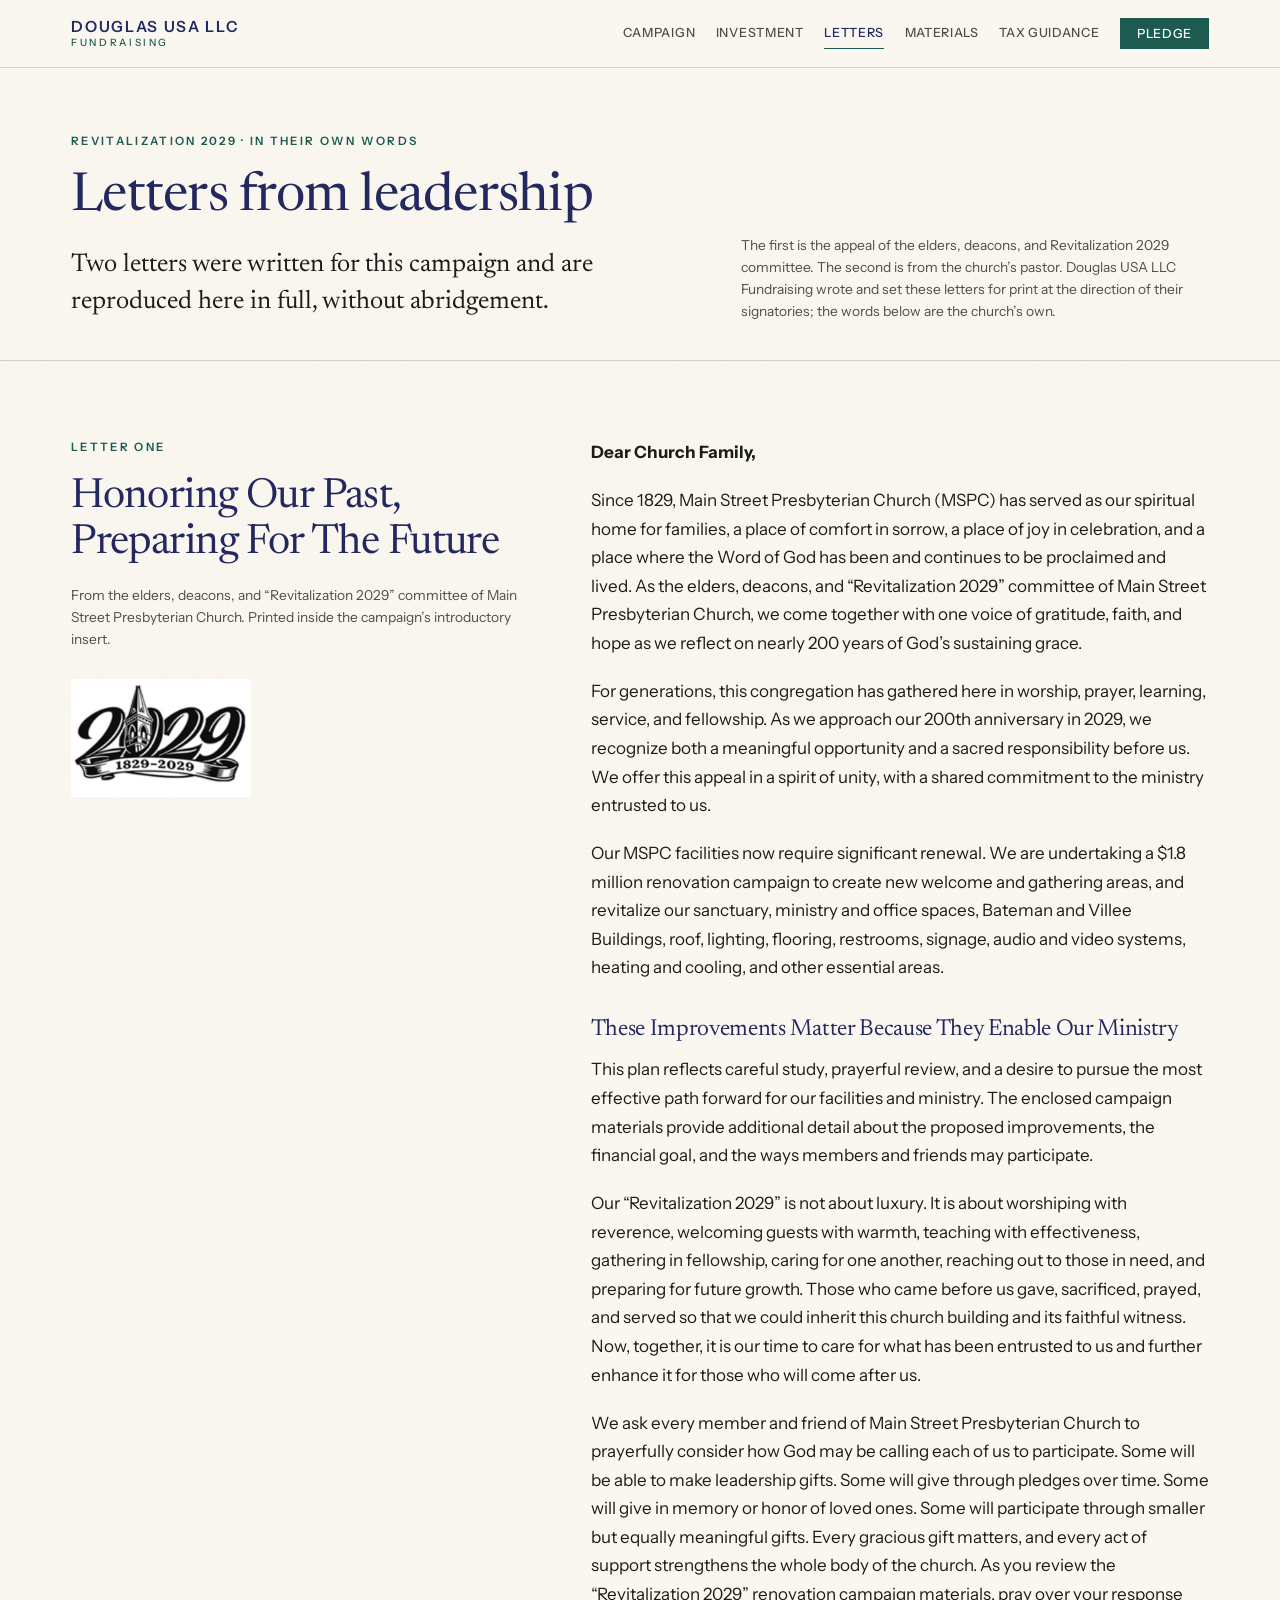
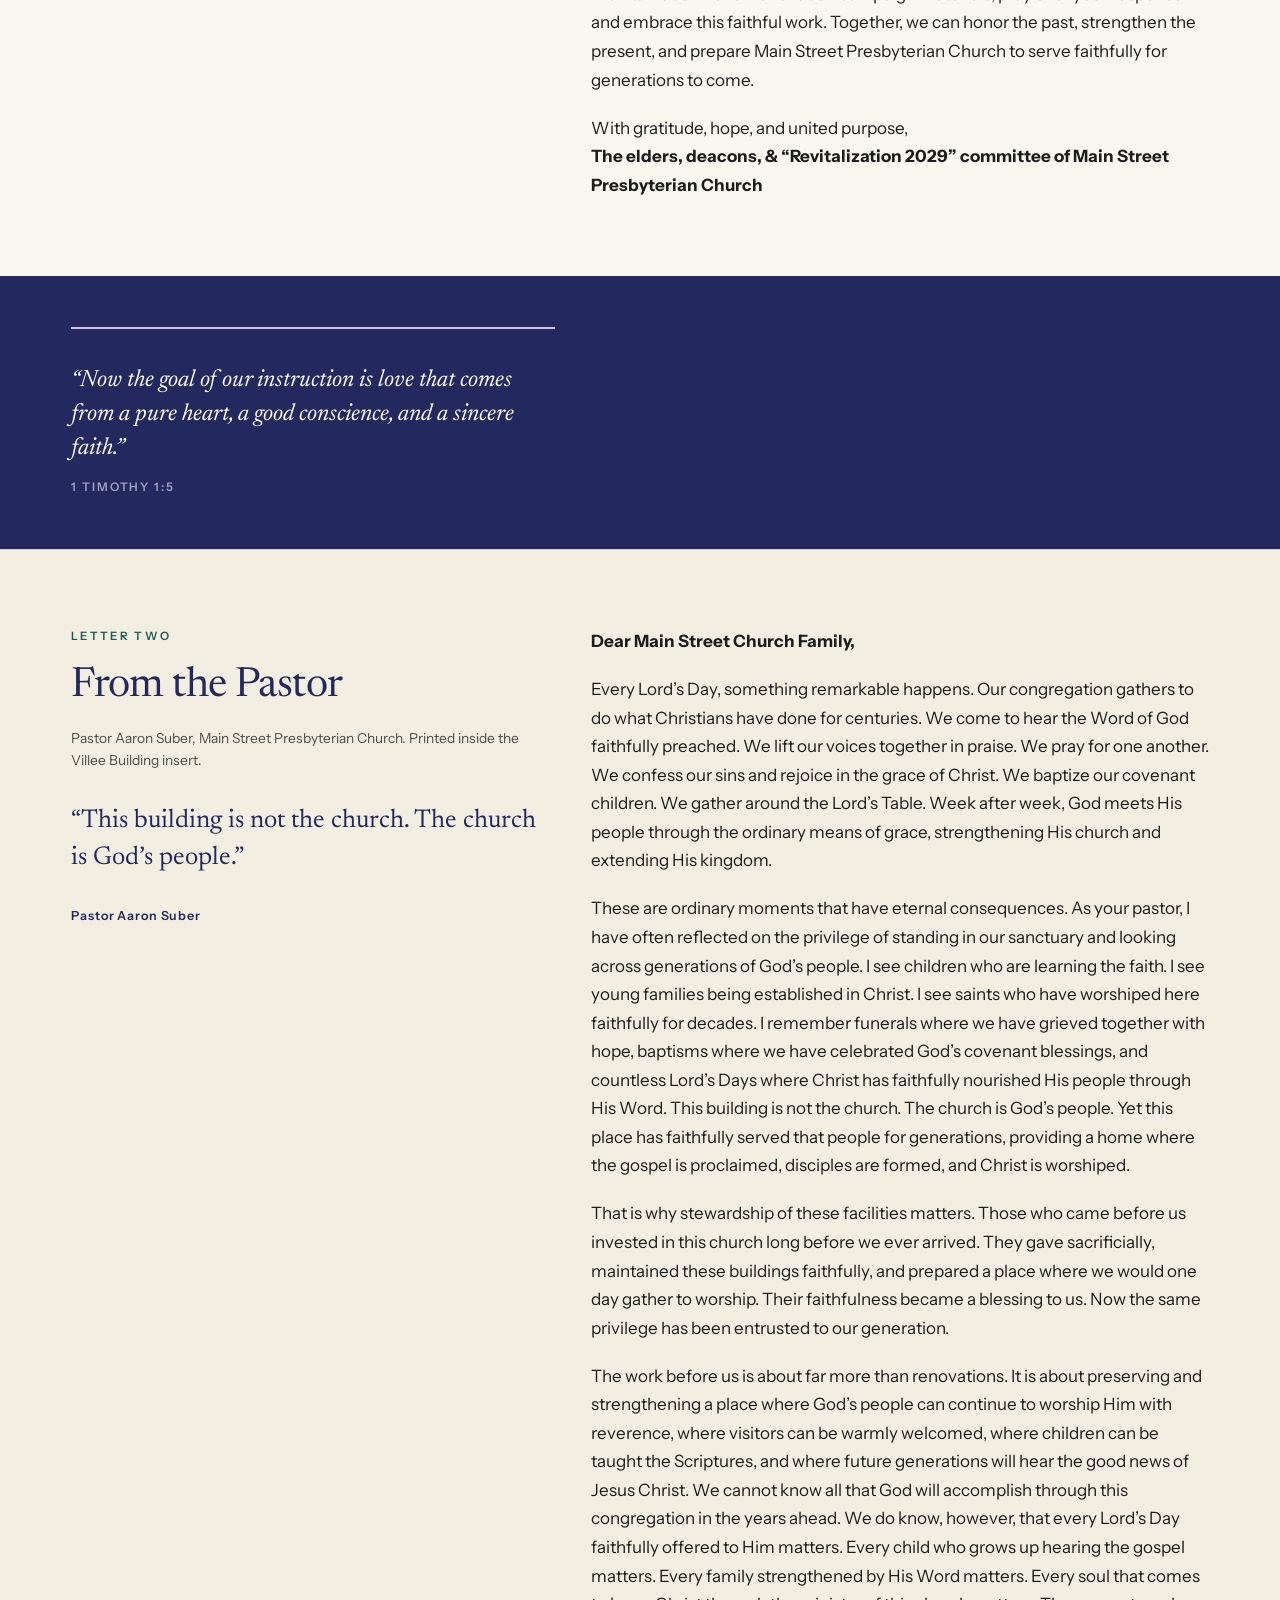
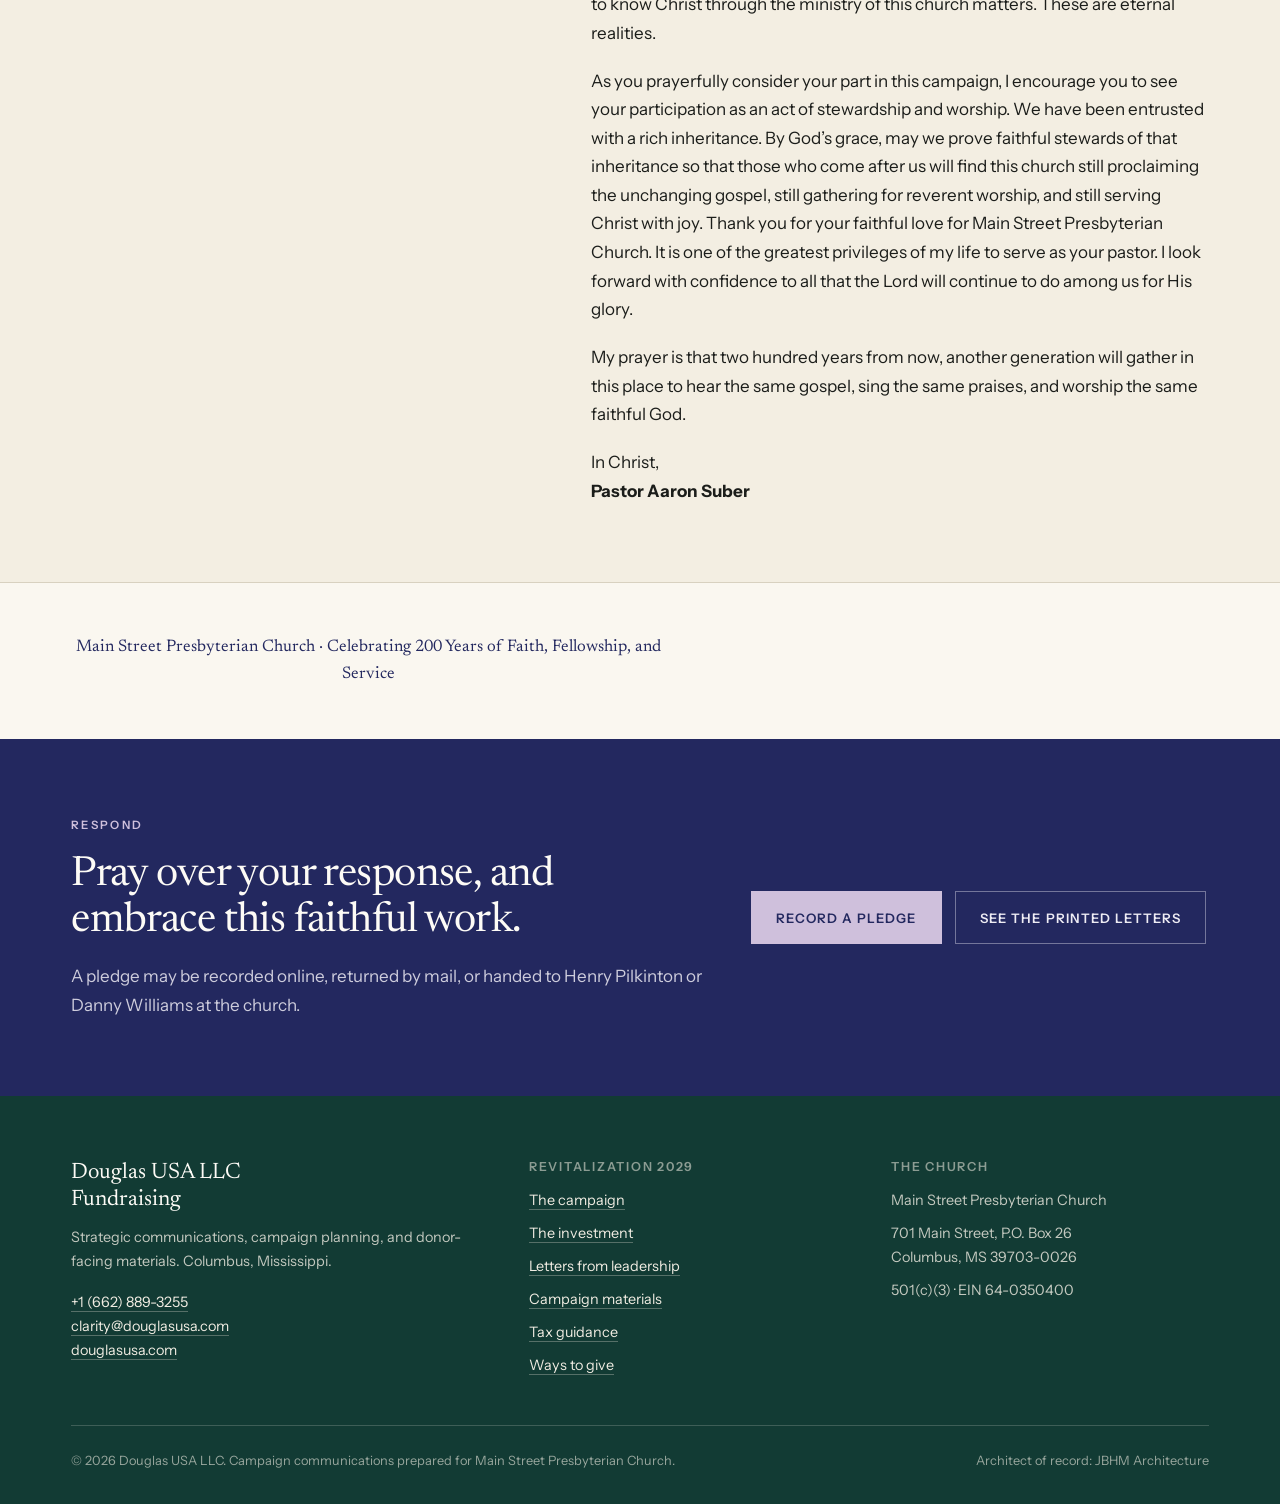
<file: letters.html>
<!doctype html>
<html lang="en">
<head>
<meta charset="utf-8">
<meta name="viewport" content="width=device-width, initial-scale=1">
<title>Letters from Leadership — Revitalization 2029</title>
<meta name="description" content="The full appeal from the elders, deacons, and Revitalization 2029 committee of Main Street Presbyterian Church, and the full letter from Pastor Aaron Suber, reproduced from the campaign materials.">
<link rel="canonical" href="letters.html">
<meta property="og:title" content="Letters from Leadership — Revitalization 2029">
<meta property="og:description" content="Two letters, reproduced in full: from the elders, deacons, and campaign committee, and from Pastor Aaron Suber.">
<meta property="og:type" content="article">
<link rel="preconnect" href="https://fonts.googleapis.com">
<link rel="preconnect" href="https://fonts.gstatic.com" crossorigin>
<link href="https://fonts.googleapis.com/css2?family=Newsreader:ital,opsz,wght@0,6..72,300..600;1,6..72,300..500&family=Instrument+Sans:wght@400;500;600&display=swap" rel="stylesheet">
<link rel="stylesheet" href="assets/css/site.css">
</head>
<body>
<a class="skip" href="letters.html#main">Skip to content</a>

<header class="masthead">
  <div class="shell masthead__bar">
    <a class="wordmark" href="index.html" aria-label="Douglas USA LLC Fundraising — home">
      <span class="wordmark__name">Douglas USA LLC</span>
      <span class="wordmark__unit">Fundraising</span>
    </a>
    <nav class="nav" aria-label="Primary">
      <a href="revitalization-2029.html">Campaign</a>
      <a href="investment.html">Investment</a>
      <a href="letters.html" aria-current="page">Letters</a>
      <a href="campaign-materials.html">Materials</a>
      <a href="tax-guidance.html">Tax Guidance</a>
      <a class="nav__cta" href="ways-to-give.html">Pledge</a>
    </nav>
  </div>
</header>

<main id="main">

  <div class="pagehead">
    <div class="shell pagehead__grid">
      <div class="reveal">
        <span class="eyebrow">Revitalization 2029 &middot; In Their Own Words</span>
        <h1>Letters from leadership</h1>
        <p class="lede" style="margin-top:1.2rem">Two letters were written for this campaign and are reproduced here in full, without abridgement.</p>
      </div>
      <div class="reveal">
        <p class="small">The first is the appeal of the elders, deacons, and Revitalization 2029 committee. The second is from the church&rsquo;s pastor. Douglas USA LLC Fundraising wrote and set these letters for print at the direction of their signatories; the words below are the church&rsquo;s own.</p>
      </div>
    </div>
  </div>

  <section class="section">
    <div class="shell split">
      <div>
        <span class="eyebrow">Letter One</span>
        <h2>Honoring Our Past, Preparing For The Future</h2>
        <p class="small" style="margin-top:1.1rem">From the elders, deacons, and &ldquo;Revitalization 2029&rdquo; committee of Main Street Presbyterian Church. Printed inside the campaign&rsquo;s introductory insert.</p>
        <img class="anniversary anniversary--pale" style="margin-top:1.8rem" src="assets/brand/anniversary-2029.png" alt="Revitalization 2029 emblem with the banner 1829 to 2029." width="180">
      </div>
      <div class="prose">
        <p><strong>Dear Church Family,</strong></p>
        <p>Since 1829, Main Street Presbyterian Church (MSPC) has served as our spiritual home for families, a place of comfort in sorrow, a place of joy in celebration, and a place where the Word of God has been and continues to be proclaimed and lived. As the elders, deacons, and &ldquo;Revitalization 2029&rdquo; committee of Main Street Presbyterian Church, we come together with one voice of gratitude, faith, and hope as we reflect on nearly 200 years of God&rsquo;s sustaining grace.</p>
        <p>For generations, this congregation has gathered here in worship, prayer, learning, service, and fellowship. As we approach our 200th anniversary in 2029, we recognize both a meaningful opportunity and a sacred responsibility before us. We offer this appeal in a spirit of unity, with a shared commitment to the ministry entrusted to us.</p>
        <p>Our MSPC facilities now require significant renewal. We are undertaking a $1.8 million renovation campaign to create new welcome and gathering areas, and revitalize our sanctuary, ministry and office spaces, Bateman and Villee Buildings, roof, lighting, flooring, restrooms, signage, audio and video systems, heating and cooling, and other essential areas.</p>
        <h3>These Improvements Matter Because They Enable Our Ministry</h3>
        <p>This plan reflects careful study, prayerful review, and a desire to pursue the most effective path forward for our facilities and ministry. The enclosed campaign materials provide additional detail about the proposed improvements, the financial goal, and the ways members and friends may participate.</p>
        <p>Our &ldquo;Revitalization 2029&rdquo; is not about luxury. It is about worshiping with reverence, welcoming guests with warmth, teaching with effectiveness, gathering in fellowship, caring for one another, reaching out to those in need, and preparing for future growth. Those who came before us gave, sacrificed, prayed, and served so that we could inherit this church building and its faithful witness. Now, together, it is our time to care for what has been entrusted to us and further enhance it for those who will come after us.</p>
        <p>We ask every member and friend of Main Street Presbyterian Church to prayerfully consider how God may be calling each of us to participate. Some will be able to make leadership gifts. Some will give through pledges over time. Some will give in memory or honor of loved ones. Some will participate through smaller but equally meaningful gifts. Every gracious gift matters, and every act of support strengthens the whole body of the church. As you review the &ldquo;Revitalization 2029&rdquo; renovation campaign materials, pray over your response and embrace this faithful work. Together, we can honor the past, strengthen the present, and prepare Main Street Presbyterian Church to serve faithfully for generations to come.</p>
        <p>With gratitude, hope, and united purpose,<br>
        <strong>The elders, deacons, &amp; &ldquo;Revitalization 2029&rdquo; committee of Main Street Presbyterian Church</strong></p>
      </div>
    </div>
  </section>

  <section class="section section--ink section--tight">
    <div class="shell">
      <blockquote class="verse">
        <p>&ldquo;Now the goal of our instruction is love that comes from a pure heart, a good conscience, and a sincere faith.&rdquo;</p>
        <footer>1 Timothy 1:5</footer>
      </blockquote>
    </div>
  </section>

  <section class="section section--warm">
    <div class="shell split">
      <div>
        <span class="eyebrow">Letter Two</span>
        <h2>From the Pastor</h2>
        <p class="small" style="margin-top:1.1rem">Pastor Aaron Suber, Main Street Presbyterian Church. Printed inside the Villee Building insert.</p>
        <blockquote class="pullquote" style="margin-top:2rem">
          <p>&ldquo;This building is not the church. The church is God&rsquo;s people.&rdquo;</p>
          <footer><strong>Pastor Aaron Suber</strong></footer>
        </blockquote>
      </div>
      <div class="prose">
        <p><strong>Dear Main Street Church Family,</strong></p>
        <p>Every Lord&rsquo;s Day, something remarkable happens. Our congregation gathers to do what Christians have done for centuries. We come to hear the Word of God faithfully preached. We lift our voices together in praise. We pray for one another. We confess our sins and rejoice in the grace of Christ. We baptize our covenant children. We gather around the Lord&rsquo;s Table. Week after week, God meets His people through the ordinary means of grace, strengthening His church and extending His kingdom.</p>
        <p>These are ordinary moments that have eternal consequences. As your pastor, I have often reflected on the privilege of standing in our sanctuary and looking across generations of God&rsquo;s people. I see children who are learning the faith. I see young families being established in Christ. I see saints who have worshiped here faithfully for decades. I remember funerals where we have grieved together with hope, baptisms where we have celebrated God&rsquo;s covenant blessings, and countless Lord&rsquo;s Days where Christ has faithfully nourished His people through His Word. This building is not the church. The church is God&rsquo;s people. Yet this place has faithfully served that people for generations, providing a home where the gospel is proclaimed, disciples are formed, and Christ is worshiped.</p>
        <p>That is why stewardship of these facilities matters. Those who came before us invested in this church long before we ever arrived. They gave sacrificially, maintained these buildings faithfully, and prepared a place where we would one day gather to worship. Their faithfulness became a blessing to us. Now the same privilege has been entrusted to our generation.</p>
        <p>The work before us is about far more than renovations. It is about preserving and strengthening a place where God&rsquo;s people can continue to worship Him with reverence, where visitors can be warmly welcomed, where children can be taught the Scriptures, and where future generations will hear the good news of Jesus Christ. We cannot know all that God will accomplish through this congregation in the years ahead. We do know, however, that every Lord&rsquo;s Day faithfully offered to Him matters. Every child who grows up hearing the gospel matters. Every family strengthened by His Word matters. Every soul that comes to know Christ through the ministry of this church matters. These are eternal realities.</p>
        <p>As you prayerfully consider your part in this campaign, I encourage you to see your participation as an act of stewardship and worship. We have been entrusted with a rich inheritance. By God&rsquo;s grace, may we prove faithful stewards of that inheritance so that those who come after us will find this church still proclaiming the unchanging gospel, still gathering for reverent worship, and still serving Christ with joy. Thank you for your faithful love for Main Street Presbyterian Church. It is one of the greatest privileges of my life to serve as your pastor. I look forward with confidence to all that the Lord will continue to do among us for His glory.</p>
        <p>My prayer is that two hundred years from now, another generation will gather in this place to hear the same gospel, sing the same praises, and worship the same faithful God.</p>
        <p>In Christ,<br>
        <strong>Pastor Aaron Suber</strong></p>
      </div>
    </div>
  </section>

  <section class="section section--tight">
    <div class="shell">
      <p class="small" style="text-align:center;font-family:var(--display);font-size:1.05rem;color:var(--navy)">Main Street Presbyterian Church &middot; Celebrating 200 Years of Faith, Fellowship, and Service</p>
    </div>
  </section>

  <section class="section section--ink">
    <div class="shell cta-band">
      <div>
        <span class="eyebrow">Respond</span>
        <h2>Pray over your response, and embrace this faithful work.</h2>
        <p style="margin-top:1.1rem">A pledge may be recorded online, returned by mail, or handed to Henry Pilkinton or Danny Williams at the church.</p>
      </div>
      <div class="actions">
        <a class="btn btn--onink" href="ways-to-give.html">Record a pledge</a>
        <a class="btn btn--onink" href="campaign-materials.html" style="background:transparent;border-color:rgba(238,236,244,.4);color:#eeecf4">See the printed letters</a>
      </div>
    </div>
  </section>

</main>

<footer class="footer">
  <div class="shell">
    <div class="footer__grid">
      <div>
        <p class="footer__mark">Douglas USA LLC<br>Fundraising</p>
        <p>Strategic communications, campaign planning, and donor-facing materials. Columbus, Mississippi.</p>
        <p style="margin-top:1rem">
          <a href="tel:+16628893255">+1 (662) 889-3255</a><br>
          <a href="mailto:clarity@douglasusa.com">clarity@douglasusa.com</a><br>
          <a href="https://douglasusa.com" rel="noopener">douglasusa.com</a>
        </p>
      </div>
      <div>
        <h4>Revitalization 2029</h4>
        <ul>
          <li><a href="revitalization-2029.html">The campaign</a></li>
          <li><a href="investment.html">The investment</a></li>
          <li><a href="letters.html">Letters from leadership</a></li>
          <li><a href="campaign-materials.html">Campaign materials</a></li>
          <li><a href="tax-guidance.html">Tax guidance</a></li>
          <li><a href="ways-to-give.html">Ways to give</a></li>
        </ul>
      </div>
      <div>
        <h4>The Church</h4>
        <ul>
          <li>Main Street Presbyterian Church</li>
          <li>701 Main Street, P.O. Box 26<br>Columbus, MS 39703-0026</li>
          <li>501(c)(3) &middot; EIN 64-0350400</li>
        </ul>
      </div>
    </div>
    <div class="footer__base">
      <span>&copy; 2026 Douglas USA LLC. Campaign communications prepared for Main Street Presbyterian Church.</span>
      <span>Architect of record: JBHM Architecture</span>
    </div>
  </div>
</footer>

</body>
</html>
</file>
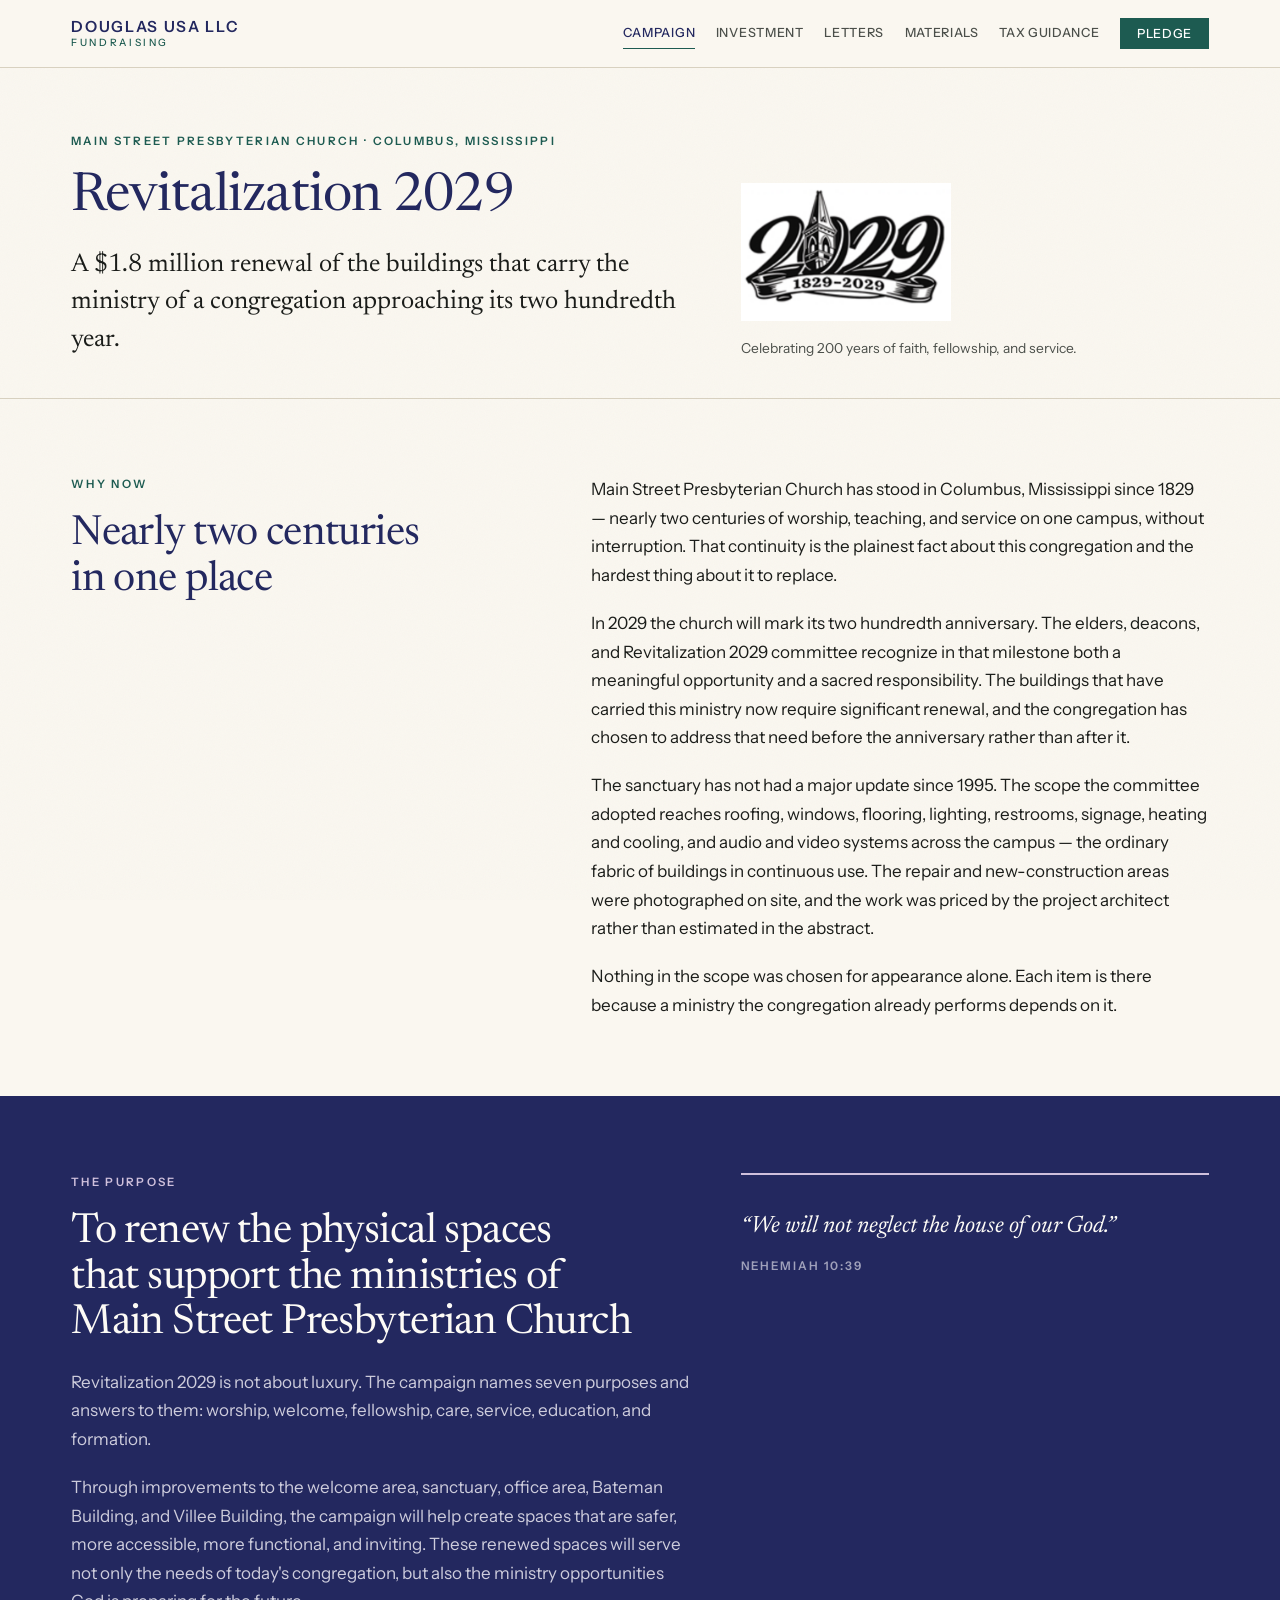
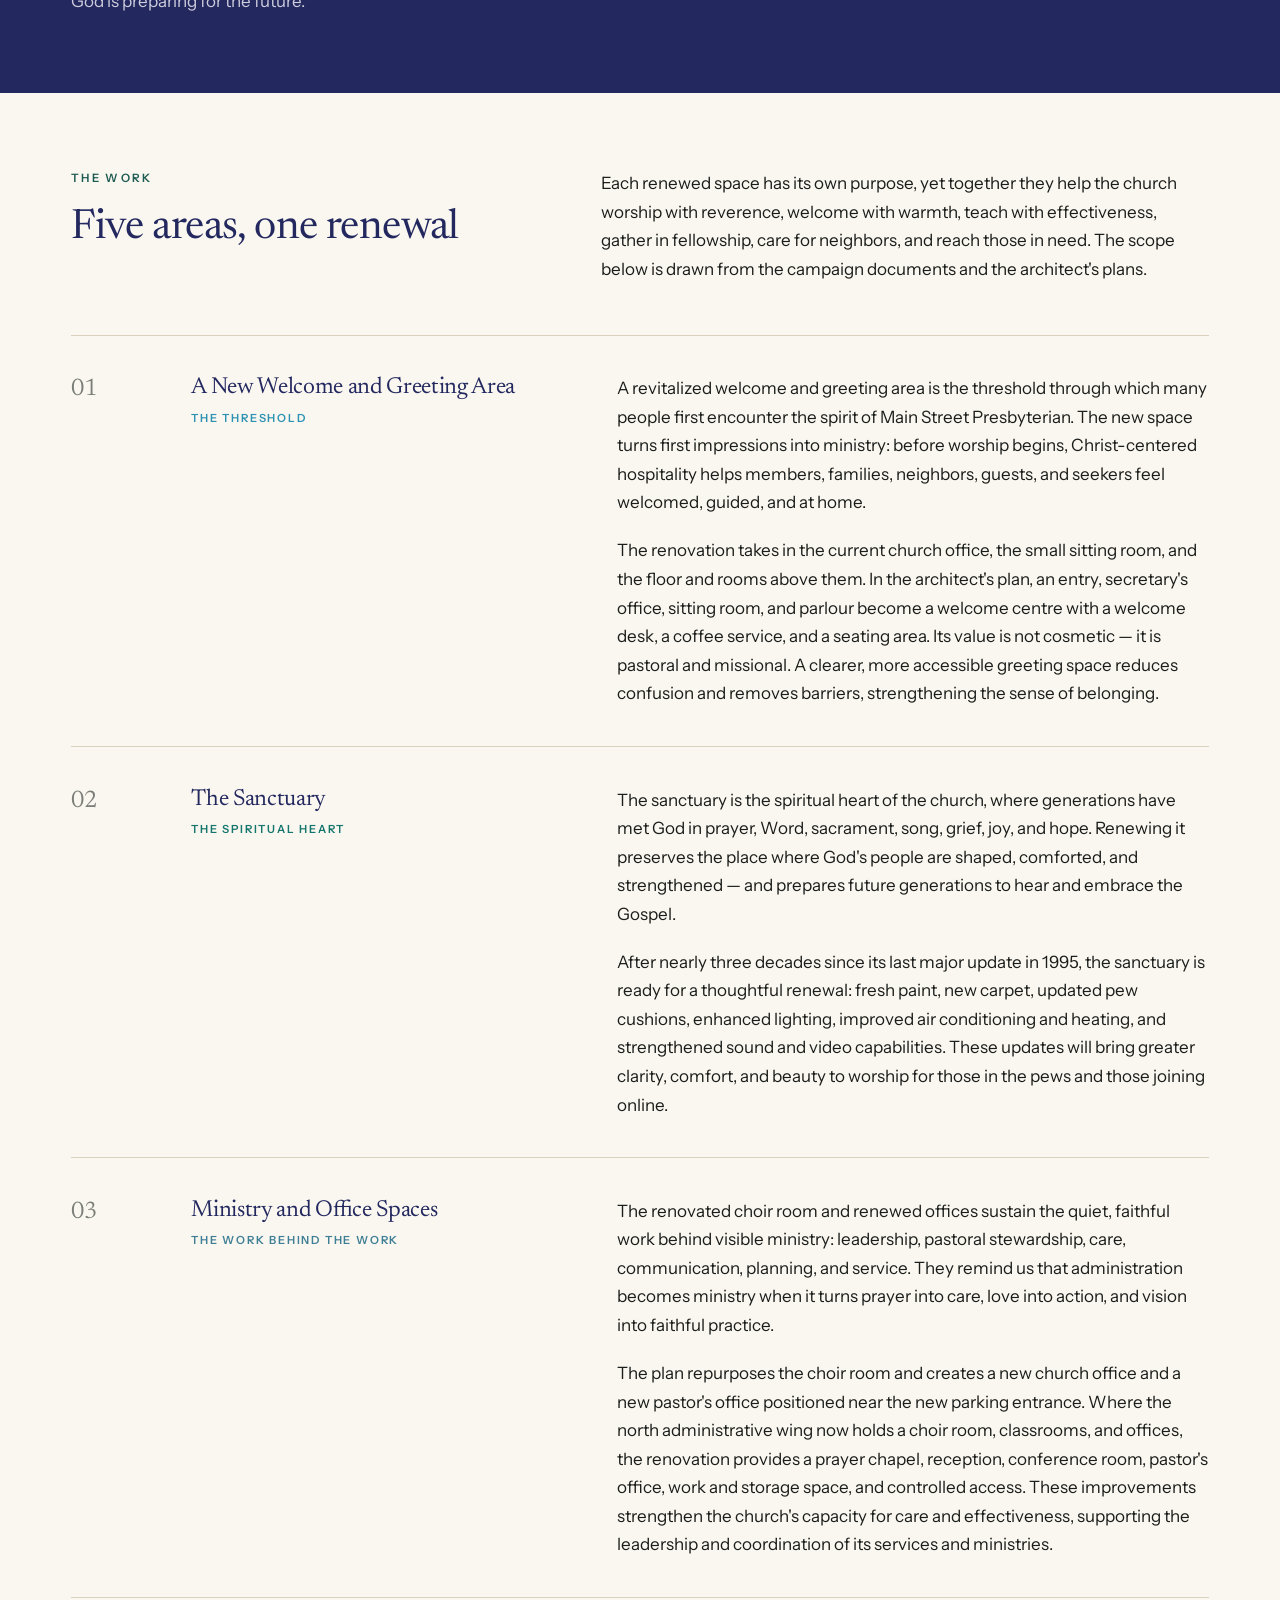
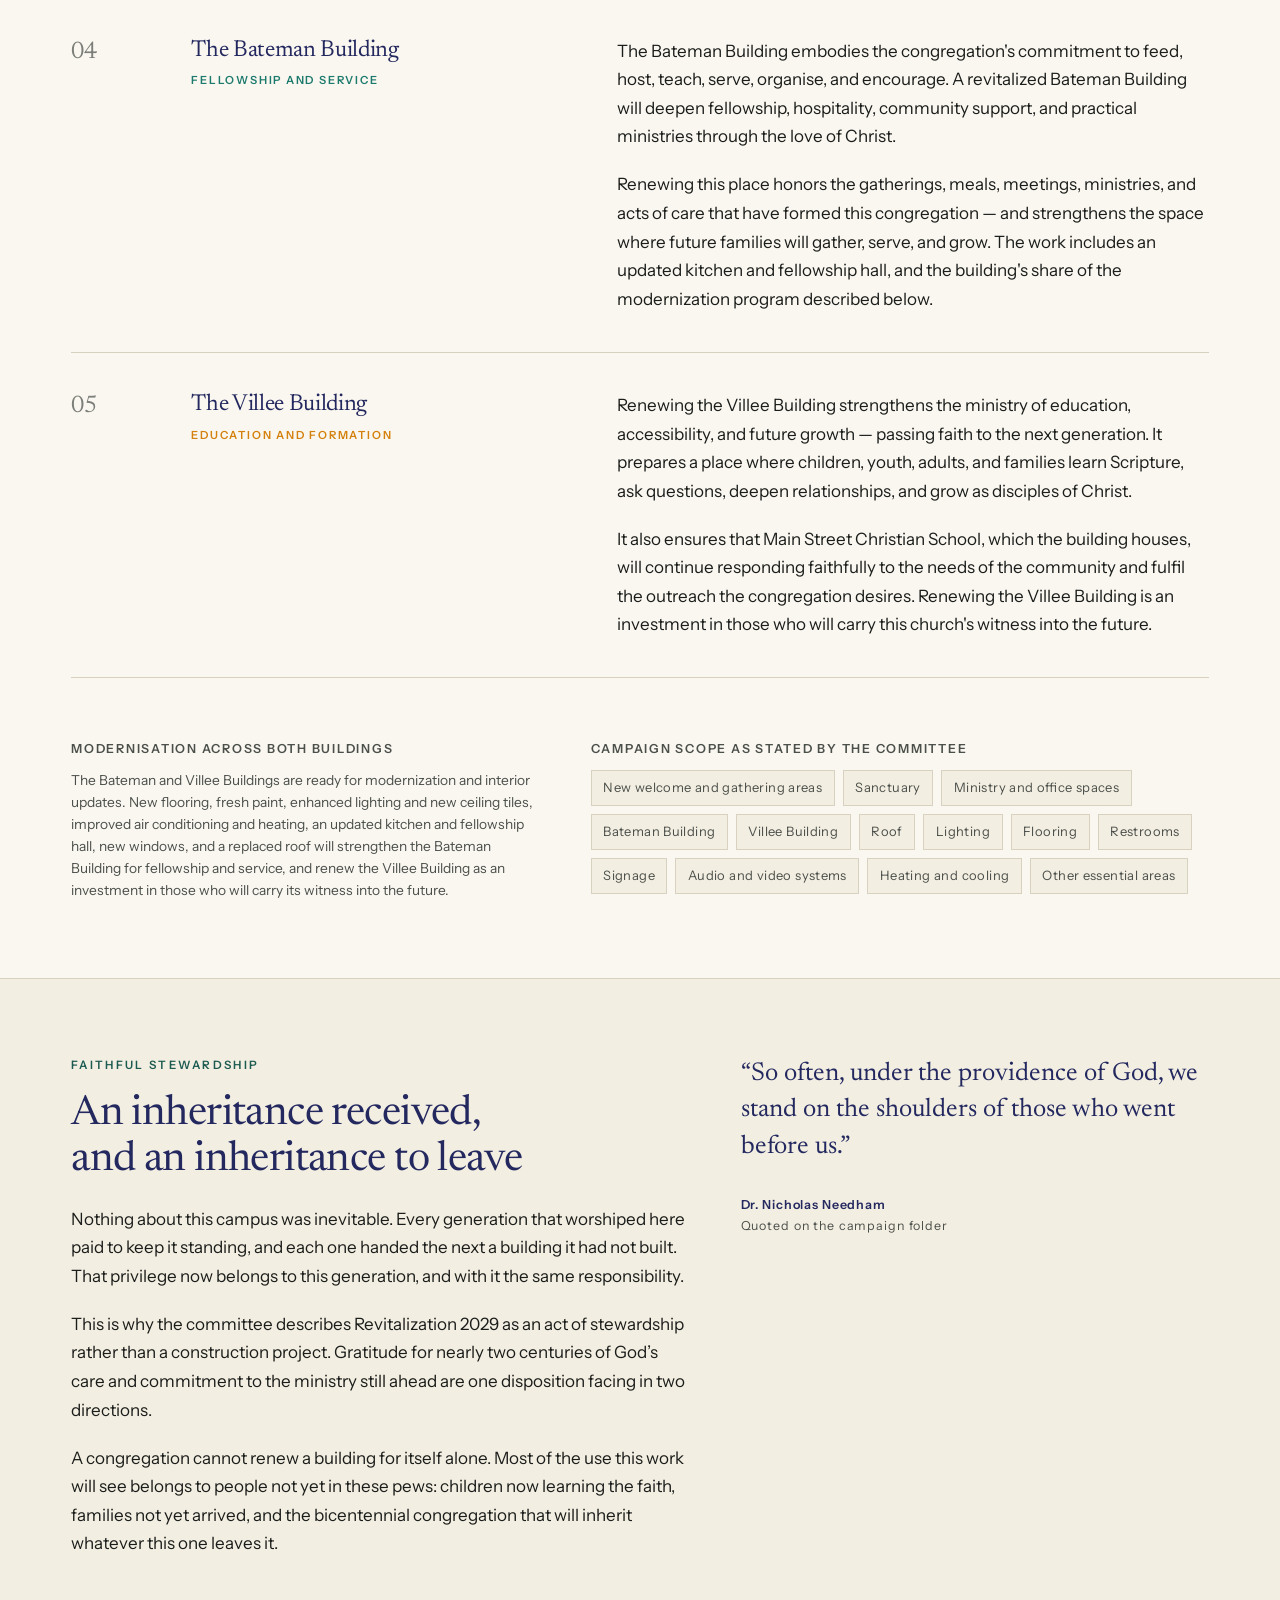
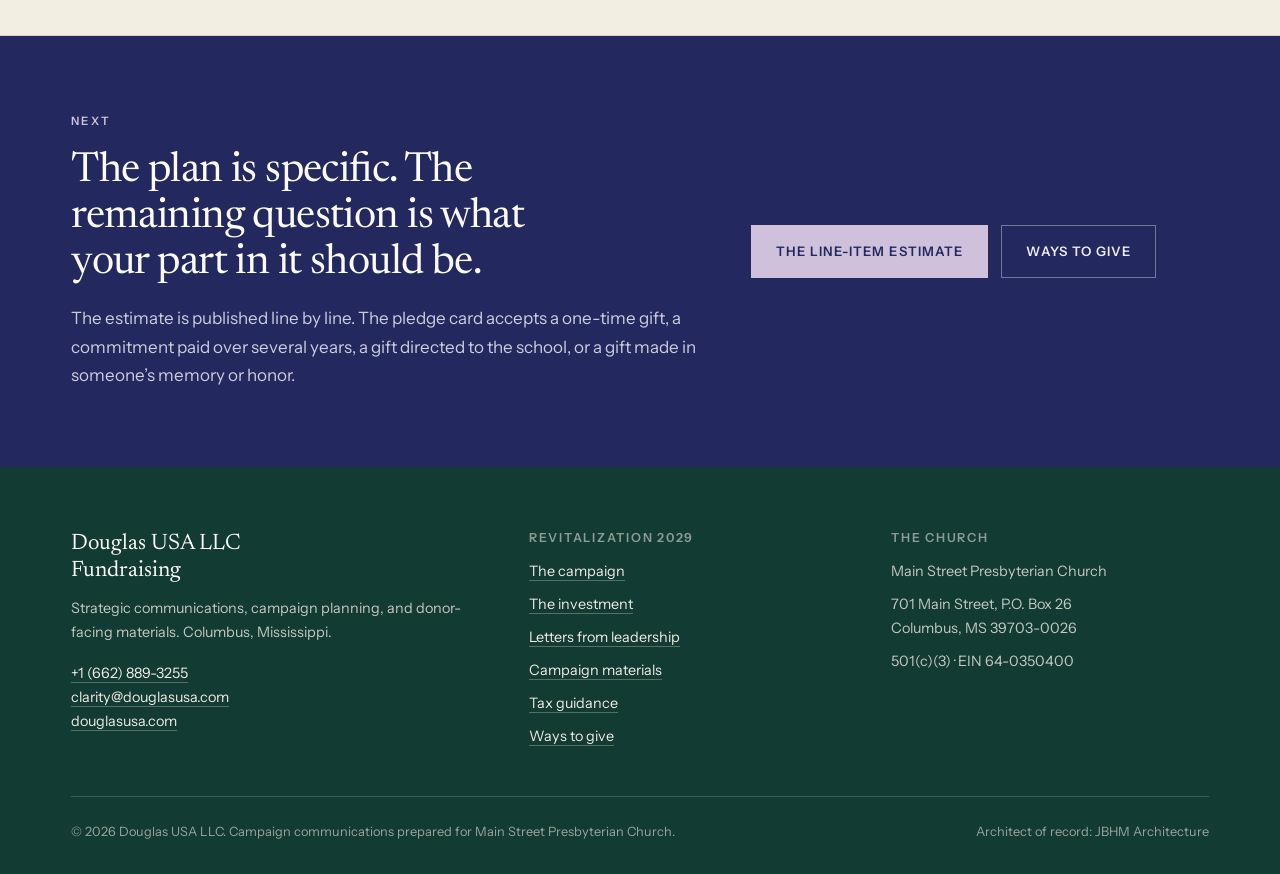
<file: revitalization-2029.html>
<!doctype html>
<html lang="en">
<head>
<meta charset="utf-8">
<meta name="viewport" content="width=device-width, initial-scale=1">
<title>Revitalization 2029 — Main Street Presbyterian Church, Columbus, Mississippi</title>
<meta name="description" content="Revitalization 2029 is the $1.8 million renovation campaign of Main Street Presbyterian Church, Columbus, Mississippi, undertaken as the congregation approaches two hundred years of continuous ministry in 2029.">
<link rel="canonical" href="revitalization-2029.html">
<meta property="og:title" content="Revitalization 2029 — Main Street Presbyterian Church">
<meta property="og:description" content="A $1.8 million renewal of the spaces that support worship, welcome, fellowship, teaching, care, and service — before the church's bicentennial in 2029.">
<meta property="og:type" content="article">
<link rel="preconnect" href="https://fonts.googleapis.com">
<link rel="preconnect" href="https://fonts.gstatic.com" crossorigin>
<link href="https://fonts.googleapis.com/css2?family=Newsreader:ital,opsz,wght@0,6..72,300..600;1,6..72,300..500&family=Instrument+Sans:wght@400;500;600&display=swap" rel="stylesheet">
<link rel="stylesheet" href="assets/css/site.css">
</head>
<body>
<a class="skip" href="revitalization-2029.html#main">Skip to content</a>

<header class="masthead">
  <div class="shell masthead__bar">
    <a class="wordmark" href="index.html" aria-label="Douglas USA LLC Fundraising — home">
      <span class="wordmark__name">Douglas USA LLC</span>
      <span class="wordmark__unit">Fundraising</span>
    </a>
    <nav class="nav" aria-label="Primary">
      <a href="revitalization-2029.html" aria-current="page">Campaign</a>
      <a href="investment.html">Investment</a>
      <a href="letters.html">Letters</a>
      <a href="campaign-materials.html">Materials</a>
      <a href="tax-guidance.html">Tax Guidance</a>
      <a class="nav__cta" href="ways-to-give.html">Pledge</a>
    </nav>
  </div>
</header>

<main id="main">

  <div class="pagehead">
    <div class="shell pagehead__grid">
      <div class="reveal">
        <span class="eyebrow">Main Street Presbyterian Church &middot; Columbus, Mississippi</span>
        <h1>Revitalization 2029</h1>
        <p class="lede" style="margin-top:1.2rem">A $1.8 million renewal of the buildings that carry the ministry of a congregation approaching its two hundredth year.</p>
      </div>
      <div class="reveal">
        <img class="anniversary" src="assets/brand/anniversary-2029.png" alt="Revitalization 2029 campaign emblem: the church steeple set within the numerals 2029, above a banner reading 1829 to 2029." width="210">
        <p class="small" style="margin-top:1rem">Celebrating 200 years of faith, fellowship, and service.</p>
      </div>
    </div>
  </div>

  <section class="section">
    <div class="shell split">
      <div>
        <span class="eyebrow">Why Now</span>
        <h2>Nearly two centuries in one place</h2>
      </div>
      <div class="prose">
        <p>Main Street Presbyterian Church has stood in Columbus, Mississippi since 1829 &mdash; nearly two centuries of worship, teaching, and service on one campus, without interruption. That continuity is the plainest fact about this congregation and the hardest thing about it to replace.</p>
        <p>In 2029 the church will mark its two hundredth anniversary. The elders, deacons, and Revitalization 2029 committee recognize in that milestone both a meaningful opportunity and a sacred responsibility. The buildings that have carried this ministry now require significant renewal, and the congregation has chosen to address that need before the anniversary rather than after it.</p>
        <p>The sanctuary has not had a major update since 1995. The scope the committee adopted reaches roofing, windows, flooring, lighting, restrooms, signage, heating and cooling, and audio and video systems across the campus &mdash; the ordinary fabric of buildings in continuous use. The repair and new-construction areas were photographed on site, and the work was priced by the project architect rather than estimated in the abstract.</p>
        <p>Nothing in the scope was chosen for appearance alone. Each item is there because a ministry the congregation already performs depends on it.</p>
      </div>
    </div>
  </section>

  <section class="section section--ink">
    <div class="shell split split--wide-first">
      <div>
        <span class="eyebrow">The Purpose</span>
        <h2>To renew the physical spaces that support the ministries of Main Street Presbyterian Church</h2>
        <p style="margin-top:1.3rem">Revitalization 2029 is not about luxury. The campaign names seven purposes and answers to them: worship, welcome, fellowship, care, service, education, and formation.</p>
        <p>Through improvements to the welcome area, sanctuary, office area, Bateman Building, and Villee Building, the campaign will help create spaces that are safer, more accessible, more functional, and inviting. These renewed spaces will serve not only the needs of today's congregation, but also the ministry opportunities God is preparing for the future.</p>
      </div>
      <div>
        <blockquote class="verse">
          <p>&ldquo;We will not neglect the house of our God.&rdquo;</p>
          <footer>Nehemiah 10:39</footer>
        </blockquote>
      </div>
    </div>
  </section>

  <section class="section">
    <div class="shell">
      <div class="section__head">
        <div>
          <span class="eyebrow">The Work</span>
          <h2>Five areas, one renewal</h2>
        </div>
        <div>
          <p>Each renewed space has its own purpose, yet together they help the church worship with reverence, welcome with warmth, teach with effectiveness, gather in fellowship, care for neighbors, and reach those in need. The scope below is drawn from the campaign documents and the architect's plans.</p>
        </div>
      </div>

      <div class="areas">

        <article class="area" data-accent="welcome">
          <div class="area__index">01</div>
          <h3 class="area__title">A New Welcome and Greeting Area<span>The threshold</span></h3>
          <div class="area__body">
            <p>A revitalized welcome and greeting area is the threshold through which many people first encounter the spirit of Main Street Presbyterian. The new space turns first impressions into ministry: before worship begins, Christ-centered hospitality helps members, families, neighbors, guests, and seekers feel welcomed, guided, and at home.</p>
            <p>The renovation takes in the current church office, the small sitting room, and the floor and rooms above them. In the architect's plan, an entry, secretary's office, sitting room, and parlour become a welcome centre with a welcome desk, a coffee service, and a seating area. Its value is not cosmetic — it is pastoral and missional. A clearer, more accessible greeting space reduces confusion and removes barriers, strengthening the sense of belonging.</p>
          </div>
        </article>

        <article class="area" data-accent="worship">
          <div class="area__index">02</div>
          <h3 class="area__title">The Sanctuary<span>The spiritual heart</span></h3>
          <div class="area__body">
            <p>The sanctuary is the spiritual heart of the church, where generations have met God in prayer, Word, sacrament, song, grief, joy, and hope. Renewing it preserves the place where God's people are shaped, comforted, and strengthened — and prepares future generations to hear and embrace the Gospel.</p>
            <p>After nearly three decades since its last major update in 1995, the sanctuary is ready for a thoughtful renewal: fresh paint, new carpet, updated pew cushions, enhanced lighting, improved air conditioning and heating, and strengthened sound and video capabilities. These updates will bring greater clarity, comfort, and beauty to worship for those in the pews and those joining online.</p>
          </div>
        </article>

        <article class="area" data-accent="ministry">
          <div class="area__index">03</div>
          <h3 class="area__title">Ministry and Office Spaces<span>The work behind the work</span></h3>
          <div class="area__body">
            <p>The renovated choir room and renewed offices sustain the quiet, faithful work behind visible ministry: leadership, pastoral stewardship, care, communication, planning, and service. They remind us that administration becomes ministry when it turns prayer into care, love into action, and vision into faithful practice.</p>
            <p>The plan repurposes the choir room and creates a new church office and a new pastor's office positioned near the new parking entrance. Where the north administrative wing now holds a choir room, classrooms, and offices, the renovation provides a prayer chapel, reception, conference room, pastor's office, work and storage space, and controlled access. These improvements strengthen the church's capacity for care and effectiveness, supporting the leadership and coordination of its services and ministries.</p>
          </div>
        </article>

        <article class="area" data-accent="fellow">
          <div class="area__index">04</div>
          <h3 class="area__title">The Bateman Building<span>Fellowship and service</span></h3>
          <div class="area__body">
            <p>The Bateman Building embodies the congregation's commitment to feed, host, teach, serve, organise, and encourage. A revitalized Bateman Building will deepen fellowship, hospitality, community support, and practical ministries through the love of Christ.</p>
            <p>Renewing this place honors the gatherings, meals, meetings, ministries, and acts of care that have formed this congregation — and strengthens the space where future families will gather, serve, and grow. The work includes an updated kitchen and fellowship hall, and the building's share of the modernization program described below.</p>
          </div>
        </article>

        <article class="area" data-accent="education">
          <div class="area__index">05</div>
          <h3 class="area__title">The Villee Building<span>Education and formation</span></h3>
          <div class="area__body">
            <p>Renewing the Villee Building strengthens the ministry of education, accessibility, and future growth — passing faith to the next generation. It prepares a place where children, youth, adults, and families learn Scripture, ask questions, deepen relationships, and grow as disciples of Christ.</p>
            <p>It also ensures that Main Street Christian School, which the building houses, will continue responding faithfully to the needs of the community and fulfil the outreach the congregation desires. Renewing the Villee Building is an investment in those who will carry this church's witness into the future.</p>
          </div>
        </article>

      </div>

      <div class="split" style="margin-top:clamp(2.4rem,5vw,4rem)">
        <div>
          <h4>Modernisation across both buildings</h4>
          <p class="small" style="margin-top:0.8rem">The Bateman and Villee Buildings are ready for modernization and interior updates. New flooring, fresh paint, enhanced lighting and new ceiling tiles, improved air conditioning and heating, an updated kitchen and fellowship hall, new windows, and a replaced roof will strengthen the Bateman Building for fellowship and service, and renew the Villee Building as an investment in those who will carry its witness into the future.</p>
        </div>
        <div>
          <h4>Campaign scope as stated by the committee</h4>
          <ul class="scope" style="margin-top:0.9rem">
            <li>New welcome and gathering areas</li>
            <li>Sanctuary</li>
            <li>Ministry and office spaces</li>
            <li>Bateman Building</li>
            <li>Villee Building</li>
            <li>Roof</li>
            <li>Lighting</li>
            <li>Flooring</li>
            <li>Restrooms</li>
            <li>Signage</li>
            <li>Audio and video systems</li>
            <li>Heating and cooling</li>
            <li>Other essential areas</li>
          </ul>
        </div>
      </div>
    </div>
  </section>

  <section class="section section--warm">
    <div class="shell split split--wide-first">
      <div>
        <span class="eyebrow">Faithful Stewardship</span>
        <h2>An inheritance received, and an inheritance to leave</h2>
        <div class="prose" style="margin-top:1.3rem">
          <p>Nothing about this campus was inevitable. Every generation that worshiped here paid to keep it standing, and each one handed the next a building it had not built. That privilege now belongs to this generation, and with it the same responsibility.</p>
          <p>This is why the committee describes Revitalization 2029 as an act of stewardship rather than a construction project. Gratitude for nearly two centuries of God&rsquo;s care and commitment to the ministry still ahead are one disposition facing in two directions.</p>
          <p>A congregation cannot renew a building for itself alone. Most of the use this work will see belongs to people not yet in these pews: children now learning the faith, families not yet arrived, and the bicentennial congregation that will inherit whatever this one leaves it.</p>
        </div>
      </div>
      <div>
        <blockquote class="pullquote">
          <p>&ldquo;So often, under the providence of God, we stand on the shoulders of those who went before us.&rdquo;</p>
          <footer><strong>Dr. Nicholas Needham</strong><br>Quoted on the campaign folder</footer>
        </blockquote>
      </div>
    </div>
  </section>

  <section class="section section--ink">
    <div class="shell cta-band">
      <div>
        <span class="eyebrow">Next</span>
        <h2>The plan is specific. The remaining question is what your part in it should be.</h2>
        <p style="margin-top:1.1rem">The estimate is published line by line. The pledge card accepts a one-time gift, a commitment paid over several years, a gift directed to the school, or a gift made in someone&rsquo;s memory or honor.</p>
      </div>
      <div class="actions">
        <a class="btn btn--onink" href="investment.html">The line-item estimate</a>
        <a class="btn btn--onink" href="ways-to-give.html" style="background:transparent;border-color:rgba(238,236,244,.4);color:#eeecf4">Ways to give</a>
      </div>
    </div>
  </section>

</main>

<footer class="footer">
  <div class="shell">
    <div class="footer__grid">
      <div>
        <p class="footer__mark">Douglas USA LLC<br>Fundraising</p>
        <p>Strategic communications, campaign planning, and donor-facing materials. Columbus, Mississippi.</p>
        <p style="margin-top:1rem">
          <a href="tel:+16628893255">+1 (662) 889-3255</a><br>
          <a href="mailto:clarity@douglasusa.com">clarity@douglasusa.com</a><br>
          <a href="https://douglasusa.com" rel="noopener">douglasusa.com</a>
        </p>
      </div>
      <div>
        <h4>Revitalization 2029</h4>
        <ul>
          <li><a href="revitalization-2029.html">The campaign</a></li>
          <li><a href="investment.html">The investment</a></li>
          <li><a href="letters.html">Letters from leadership</a></li>
          <li><a href="campaign-materials.html">Campaign materials</a></li>
          <li><a href="tax-guidance.html">Tax guidance</a></li>
          <li><a href="ways-to-give.html">Ways to give</a></li>
        </ul>
      </div>
      <div>
        <h4>The Church</h4>
        <ul>
          <li>Main Street Presbyterian Church</li>
          <li>701 Main Street, P.O. Box 26<br>Columbus, MS 39703-0026</li>
          <li>501(c)(3) &middot; EIN 64-0350400</li>
        </ul>
      </div>
    </div>
    <div class="footer__base">
      <span>&copy; 2026 Douglas USA LLC. Campaign communications prepared for Main Street Presbyterian Church.</span>
      <span>Architect of record: JBHM Architecture</span>
    </div>
  </div>
</footer>

</body>
</html>
</file>
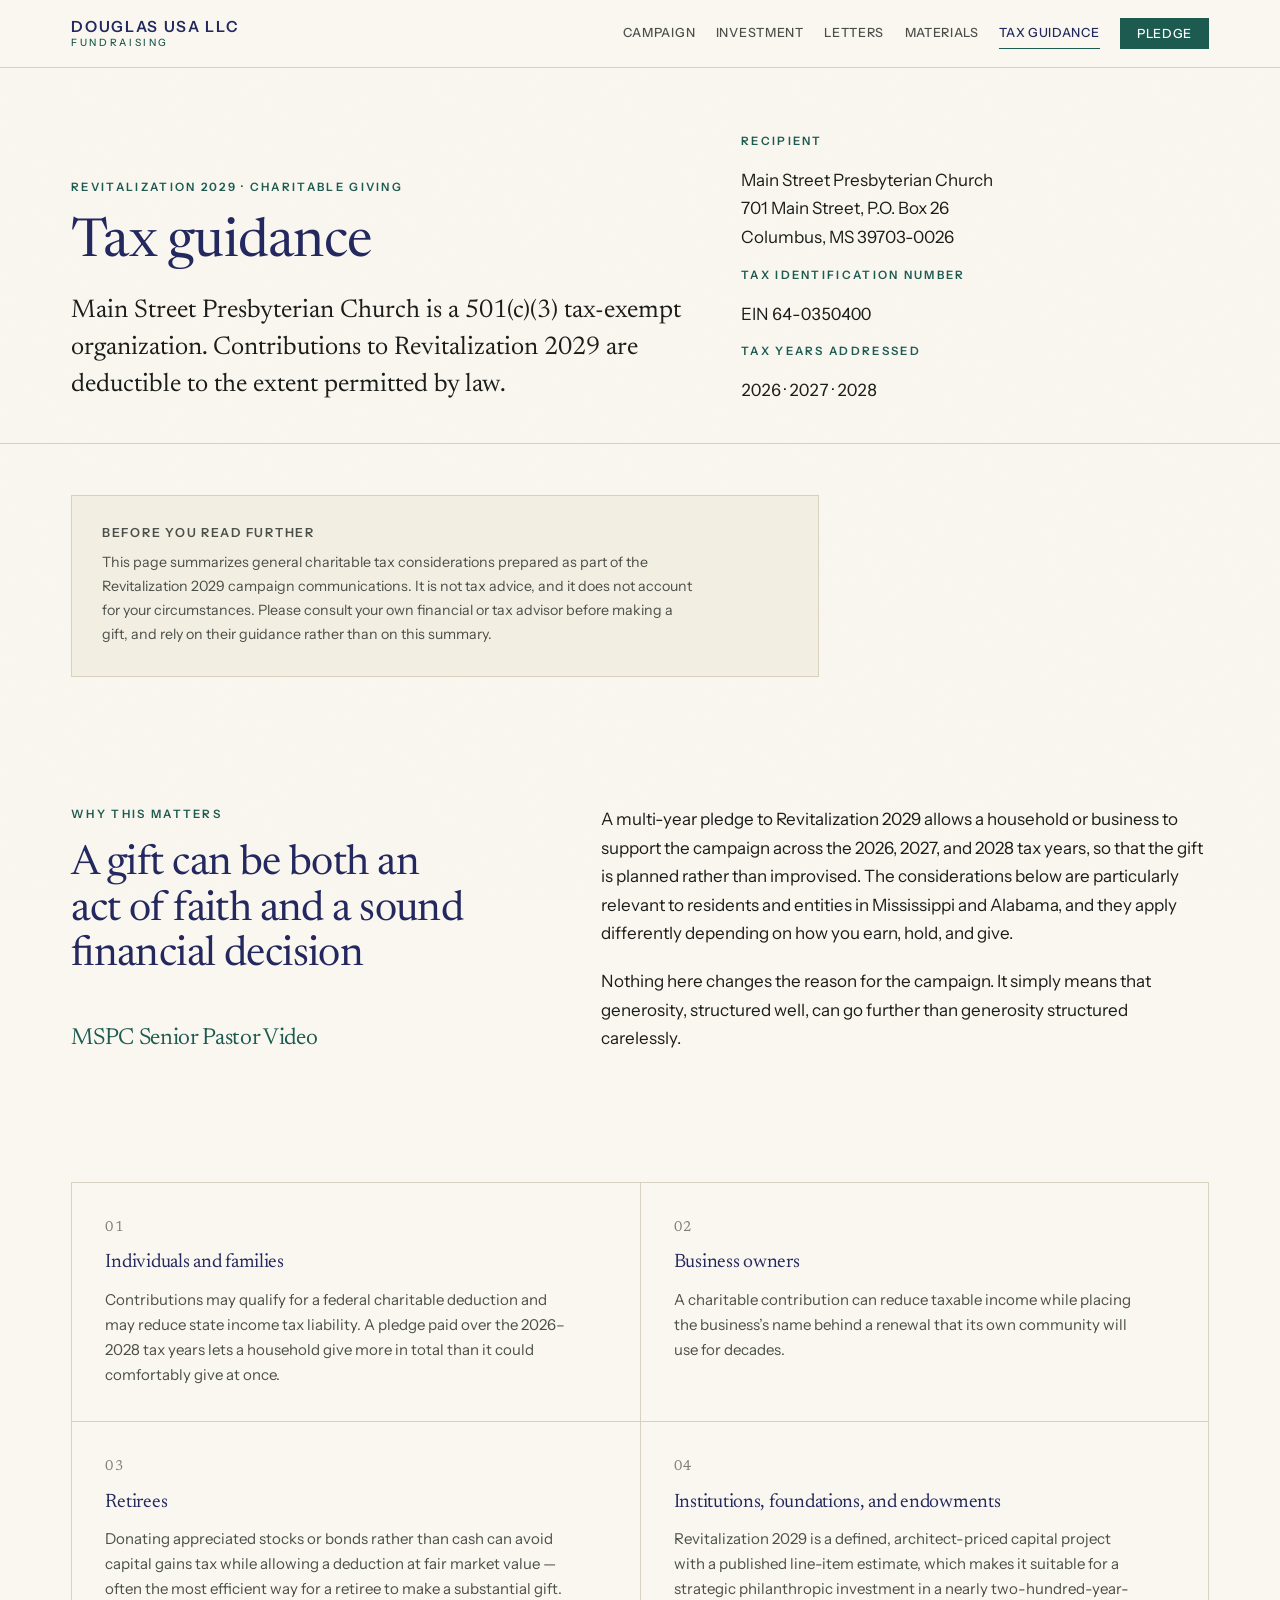
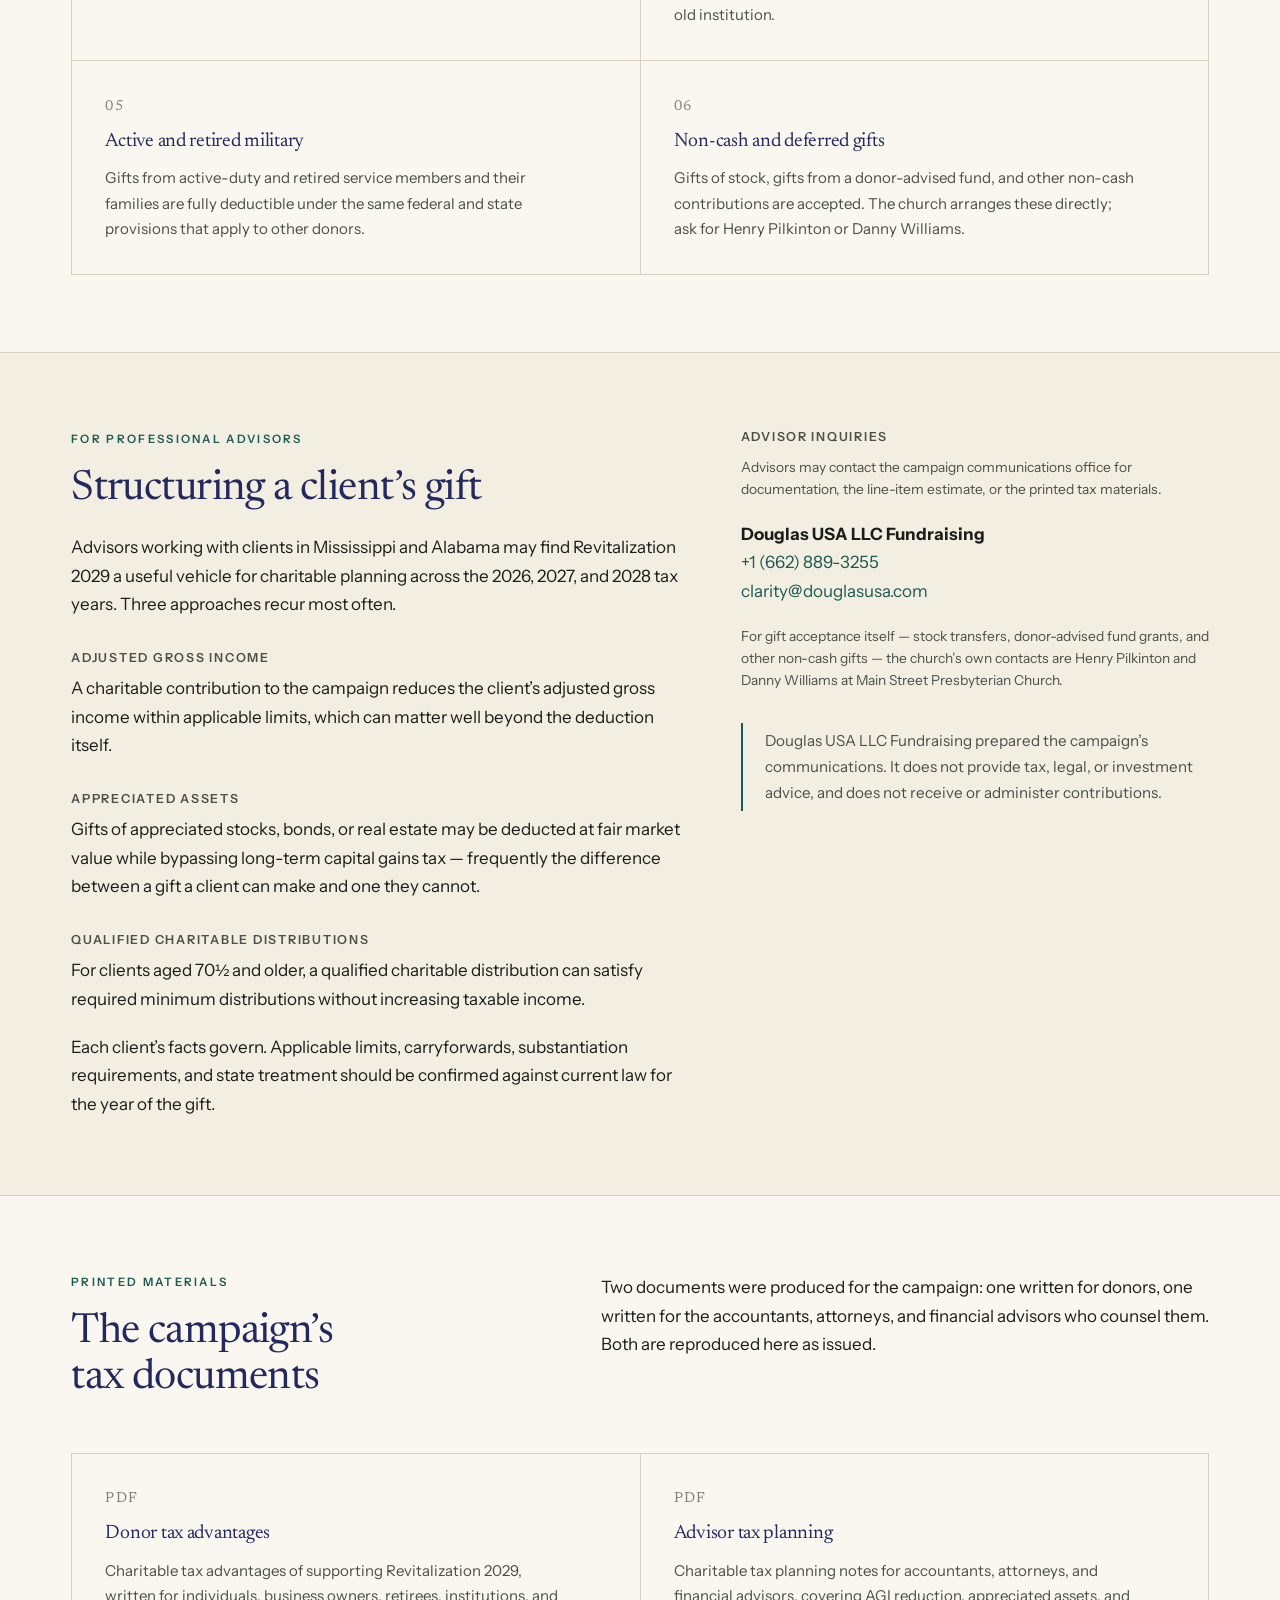
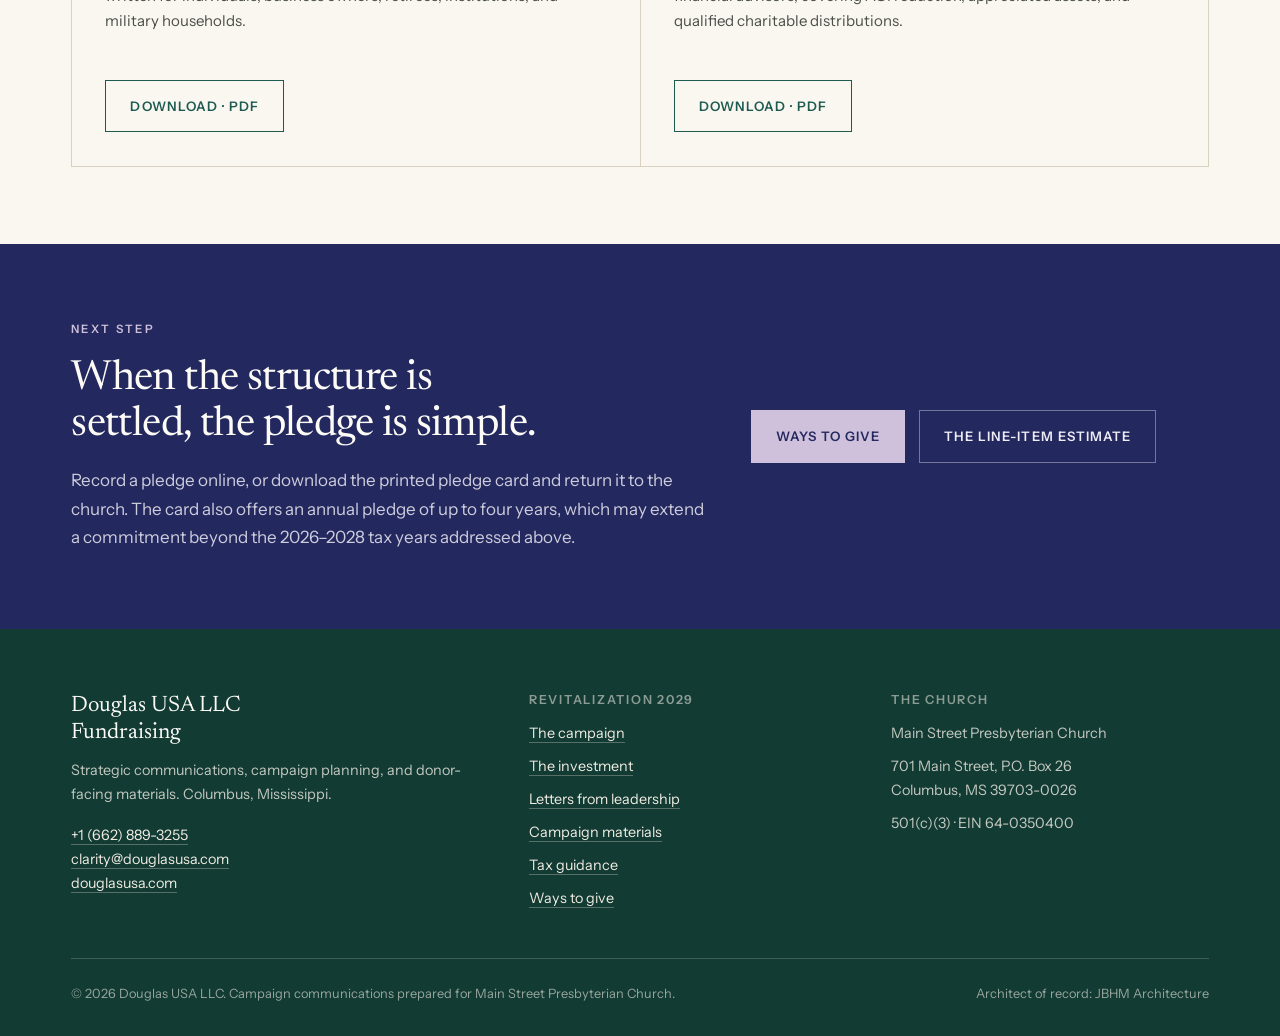
<file: tax-guidance.html>
<!doctype html>
<html lang="en">
<head>
<meta charset="utf-8">
<meta name="viewport" content="width=device-width, initial-scale=1">
<title>Tax Guidance — Revitalization 2029 Charitable Giving</title>
<meta name="description" content="Charitable tax considerations for gifts to the Revitalization 2029 campaign of Main Street Presbyterian Church, a 501(c)(3) organization, EIN 64-0350400, for the 2026, 2027, and 2028 tax years.">
<link rel="canonical" href="tax-guidance.html">
<meta property="og:title" content="Tax Guidance — Revitalization 2029">
<meta property="og:description" content="For individuals, business owners, retirees, institutions, military households, and professional advisors. Gifts are deductible to the extent permitted by law.">
<meta property="og:type" content="article">
<link rel="preconnect" href="https://fonts.googleapis.com">
<link rel="preconnect" href="https://fonts.gstatic.com" crossorigin>
<link href="https://fonts.googleapis.com/css2?family=Newsreader:ital,opsz,wght@0,6..72,300..600;1,6..72,300..500&family=Instrument+Sans:wght@400;500;600&display=swap" rel="stylesheet">
<link rel="stylesheet" href="assets/css/site.css">
</head>
<body>
<a class="skip" href="tax-guidance.html#main">Skip to content</a>

<header class="masthead">
  <div class="shell masthead__bar">
    <a class="wordmark" href="index.html" aria-label="Douglas USA LLC Fundraising — home">
      <span class="wordmark__name">Douglas USA LLC</span>
      <span class="wordmark__unit">Fundraising</span>
    </a>
    <nav class="nav" aria-label="Primary">
      <a href="revitalization-2029.html">Campaign</a>
      <a href="investment.html">Investment</a>
      <a href="letters.html">Letters</a>
      <a href="campaign-materials.html">Materials</a>
      <a href="tax-guidance.html" aria-current="page">Tax Guidance</a>
      <a class="nav__cta" href="ways-to-give.html">Pledge</a>
    </nav>
  </div>
</header>

<main id="main">

  <div class="pagehead">
    <div class="shell pagehead__grid">
      <div class="reveal">
        <span class="eyebrow">Revitalization 2029 &middot; Charitable Giving</span>
        <h1>Tax guidance</h1>
        <p class="lede" style="margin-top:1.2rem">Main Street Presbyterian Church is a 501(c)(3) tax-exempt organization. Contributions to Revitalization 2029 are deductible to the extent permitted by law.</p>
      </div>
      <div class="reveal">
        <dl style="margin:0;display:grid;gap:0.9rem">
          <dt class="eyebrow" style="margin:0">Recipient</dt>
          <dd style="margin:0">Main Street Presbyterian Church<br>701 Main Street, P.O. Box 26<br>Columbus, MS 39703-0026</dd>
          <dt class="eyebrow" style="margin:0">Tax identification number</dt>
          <dd style="margin:0;font-variant-numeric:tabular-nums">EIN 64-0350400</dd>
          <dt class="eyebrow" style="margin:0">Tax years addressed</dt>
          <dd style="margin:0;font-variant-numeric:tabular-nums">2026 &middot; 2027 &middot; 2028</dd>
        </dl>
      </div>
    </div>
  </div>

  <section class="section section--tight">
    <div class="shell">
      <div class="disclosure">
        <h4>Before you read further</h4>
        <p>This page summarizes general charitable tax considerations prepared as part of the Revitalization 2029 campaign communications. It is not tax advice, and it does not account for your circumstances. Please consult your own financial or tax advisor before making a gift, and rely on their guidance rather than on this summary.</p>
      </div>
    </div>
  </section>

  <section class="section">
    <div class="shell">
      <div class="section__head">
        <div>
          <span class="eyebrow">Why This Matters</span>
          <h2>A gift can be both an act of faith and a sound financial decision</h2>
          <h2>&nbsp;</h2>
          <h3><a href="https://youtu.be/TfvaqtomkBo">MSPC Senior Pastor Video</a></h3>
<p>&nbsp;</p>
          <p>&nbsp;</p>
        </div>
        <div>
          <p>A multi-year pledge to Revitalization 2029 allows a household or business to support the campaign across the 2026, 2027, and 2028 tax years, so that the gift is planned rather than improvised. The considerations below are particularly relevant to residents and entities in Mississippi and Alabama, and they apply differently depending on how you earn, hold, and give.</p>
          <p>Nothing here changes the reason for the campaign. It simply means that generosity, structured well, can go further than generosity structured carelessly.</p>
        </div>
      </div>

      <div class="cards cards--2" style="margin-top:clamp(1.8rem,4vw,3rem)">
        <div class="card">
          <span class="card__num">01</span>
          <h3>Individuals and families</h3>
          <p>Contributions may qualify for a federal charitable deduction and may reduce state income tax liability. A pledge paid over the 2026&ndash;2028 tax years lets a household give more in total than it could comfortably give at once.</p>
        </div>
        <div class="card">
          <span class="card__num">02</span>
          <h3>Business owners</h3>
          <p>A charitable contribution can reduce taxable income while placing the business&rsquo;s name behind a renewal that its own community will use for decades.</p>
        </div>
        <div class="card">
          <span class="card__num">03</span>
          <h3>Retirees</h3>
          <p>Donating appreciated stocks or bonds rather than cash can avoid capital gains tax while allowing a deduction at fair market value &mdash; often the most efficient way for a retiree to make a substantial gift.</p>
        </div>
        <div class="card">
          <span class="card__num">04</span>
          <h3>Institutions, foundations, and endowments</h3>
          <p>Revitalization 2029 is a defined, architect-priced capital project with a published line-item estimate, which makes it suitable for a strategic philanthropic investment in a nearly two-hundred-year-old institution.</p>
        </div>
        <div class="card">
          <span class="card__num">05</span>
          <h3>Active and retired military</h3>
          <p>Gifts from active-duty and retired service members and their families are fully deductible under the same federal and state provisions that apply to other donors.</p>
        </div>
        <div class="card">
          <span class="card__num">06</span>
          <h3>Non-cash and deferred gifts</h3>
          <p>Gifts of stock, gifts from a donor-advised fund, and other non-cash contributions are accepted. The church arranges these directly; ask for Henry Pilkinton or Danny Williams.</p>
        </div>
      </div>
    </div>
  </section>

  <section class="section section--warm">
    <div class="shell split split--wide-first">
      <div>
        <span class="eyebrow">For Professional Advisors</span>
        <h2>Structuring a client&rsquo;s gift</h2>
        <div class="prose" style="margin-top:1.3rem">
          <p>Advisors working with clients in Mississippi and Alabama may find Revitalization 2029 a useful vehicle for charitable planning across the 2026, 2027, and 2028 tax years. Three approaches recur most often.</p>
          <h4>Adjusted gross income</h4>
          <p>A charitable contribution to the campaign reduces the client&rsquo;s adjusted gross income within applicable limits, which can matter well beyond the deduction itself.</p>
          <h4>Appreciated assets</h4>
          <p>Gifts of appreciated stocks, bonds, or real estate may be deducted at fair market value while bypassing long-term capital gains tax &mdash; frequently the difference between a gift a client can make and one they cannot.</p>
          <h4>Qualified charitable distributions</h4>
          <p>For clients aged 70&frac12; and older, a qualified charitable distribution can satisfy required minimum distributions without increasing taxable income.</p>
          <p>Each client&rsquo;s facts govern. Applicable limits, carryforwards, substantiation requirements, and state treatment should be confirmed against current law for the year of the gift.</p>
        </div>
      </div>
      <div>
        <h4>Advisor inquiries</h4>
        <p class="small" style="margin-top:0.8rem">Advisors may contact the campaign communications office for documentation, the line-item estimate, or the printed tax materials.</p>
        <p style="margin-top:1.2rem">
          <strong>Douglas USA LLC Fundraising</strong><br>
          <a href="tel:+16628893255">+1 (662) 889-3255</a><br>
          <a href="mailto:clarity@douglasusa.com">clarity@douglasusa.com</a>
        </p>
        <p class="small" style="margin-top:1.2rem">For gift acceptance itself &mdash; stock transfers, donor-advised fund grants, and other non-cash gifts &mdash; the church&rsquo;s own contacts are Henry Pilkinton and Danny Williams at Main Street Presbyterian Church.</p>
        <div class="callout" style="margin-top:2rem">
          <p>Douglas USA LLC Fundraising prepared the campaign&rsquo;s communications. It does not provide tax, legal, or investment advice, and does not receive or administer contributions.</p>
        </div>
      </div>
    </div>
  </section>

  <section class="section">
    <div class="shell">
      <div class="section__head">
        <div>
          <span class="eyebrow">Printed Materials</span>
          <h2>The campaign&rsquo;s tax documents</h2>
        </div>
        <div>
          <p>Two documents were produced for the campaign: one written for donors, one written for the accountants, attorneys, and financial advisors who counsel them. Both are reproduced here as issued.</p>
        </div>
      </div>
      <div class="cards cards--2" style="margin-top:clamp(1.6rem,3vw,2.4rem)">
        <div class="card">
          <span class="card__num">PDF</span>
          <h3>Donor tax advantages</h3>
          <p>Charitable tax advantages of supporting Revitalization 2029, written for individuals, business owners, retirees, institutions, and military households.</p>
          <p style="margin-top:1.1rem"><a class="btn btn--ghost" href="assets/documents/revitalization-2029-donor-tax-advantages.pdf" download>Download &middot; PDF</a></p>
        </div>
        <div class="card">
          <span class="card__num">PDF</span>
          <h3>Advisor tax planning</h3>
          <p>Charitable tax planning notes for accountants, attorneys, and financial advisors, covering AGI reduction, appreciated assets, and qualified charitable distributions.</p>
          <p style="margin-top:1.1rem"><a class="btn btn--ghost" href="assets/documents/revitalization-2029-advisor-tax-planning.pdf" download>Download &middot; PDF</a></p>
        </div>
      </div>
    </div>
  </section>

  <section class="section section--ink">
    <div class="shell cta-band">
      <div>
        <span class="eyebrow">Next Step</span>
        <h2>When the structure is settled, the pledge is simple.</h2>
        <p style="margin-top:1.1rem">Record a pledge online, or download the printed pledge card and return it to the church. The card also offers an annual pledge of up to four years, which may extend a commitment beyond the 2026&ndash;2028 tax years addressed above.</p>
      </div>
      <div class="actions">
        <a class="btn btn--onink" href="ways-to-give.html">Ways to give</a>
        <a class="btn btn--onink" href="investment.html" style="background:transparent;border-color:rgba(238,236,244,.4);color:#eeecf4">The line-item estimate</a>
      </div>
    </div>
  </section>

</main>

<footer class="footer">
  <div class="shell">
    <div class="footer__grid">
      <div>
        <p class="footer__mark">Douglas USA LLC<br>Fundraising</p>
        <p>Strategic communications, campaign planning, and donor-facing materials. Columbus, Mississippi.</p>
        <p style="margin-top:1rem">
          <a href="tel:+16628893255">+1 (662) 889-3255</a><br>
          <a href="mailto:clarity@douglasusa.com">clarity@douglasusa.com</a><br>
          <a href="https://douglasusa.com" rel="noopener">douglasusa.com</a>
        </p>
      </div>
      <div>
        <h4>Revitalization 2029</h4>
        <ul>
          <li><a href="revitalization-2029.html">The campaign</a></li>
          <li><a href="investment.html">The investment</a></li>
          <li><a href="letters.html">Letters from leadership</a></li>
          <li><a href="campaign-materials.html">Campaign materials</a></li>
          <li><a href="tax-guidance.html">Tax guidance</a></li>
          <li><a href="ways-to-give.html">Ways to give</a></li>
        </ul>
      </div>
      <div>
        <h4>The Church</h4>
        <ul>
          <li>Main Street Presbyterian Church</li>
          <li>701 Main Street, P.O. Box 26<br>Columbus, MS 39703-0026</li>
          <li>501(c)(3) &middot; EIN 64-0350400</li>
        </ul>
      </div>
    </div>
    <div class="footer__base">
      <span>&copy; 2026 Douglas USA LLC. Campaign communications prepared for Main Street Presbyterian Church.</span>
      <span>Architect of record: JBHM Architecture</span>
    </div>
  </div>
</footer>

</body>
</html>
</file>
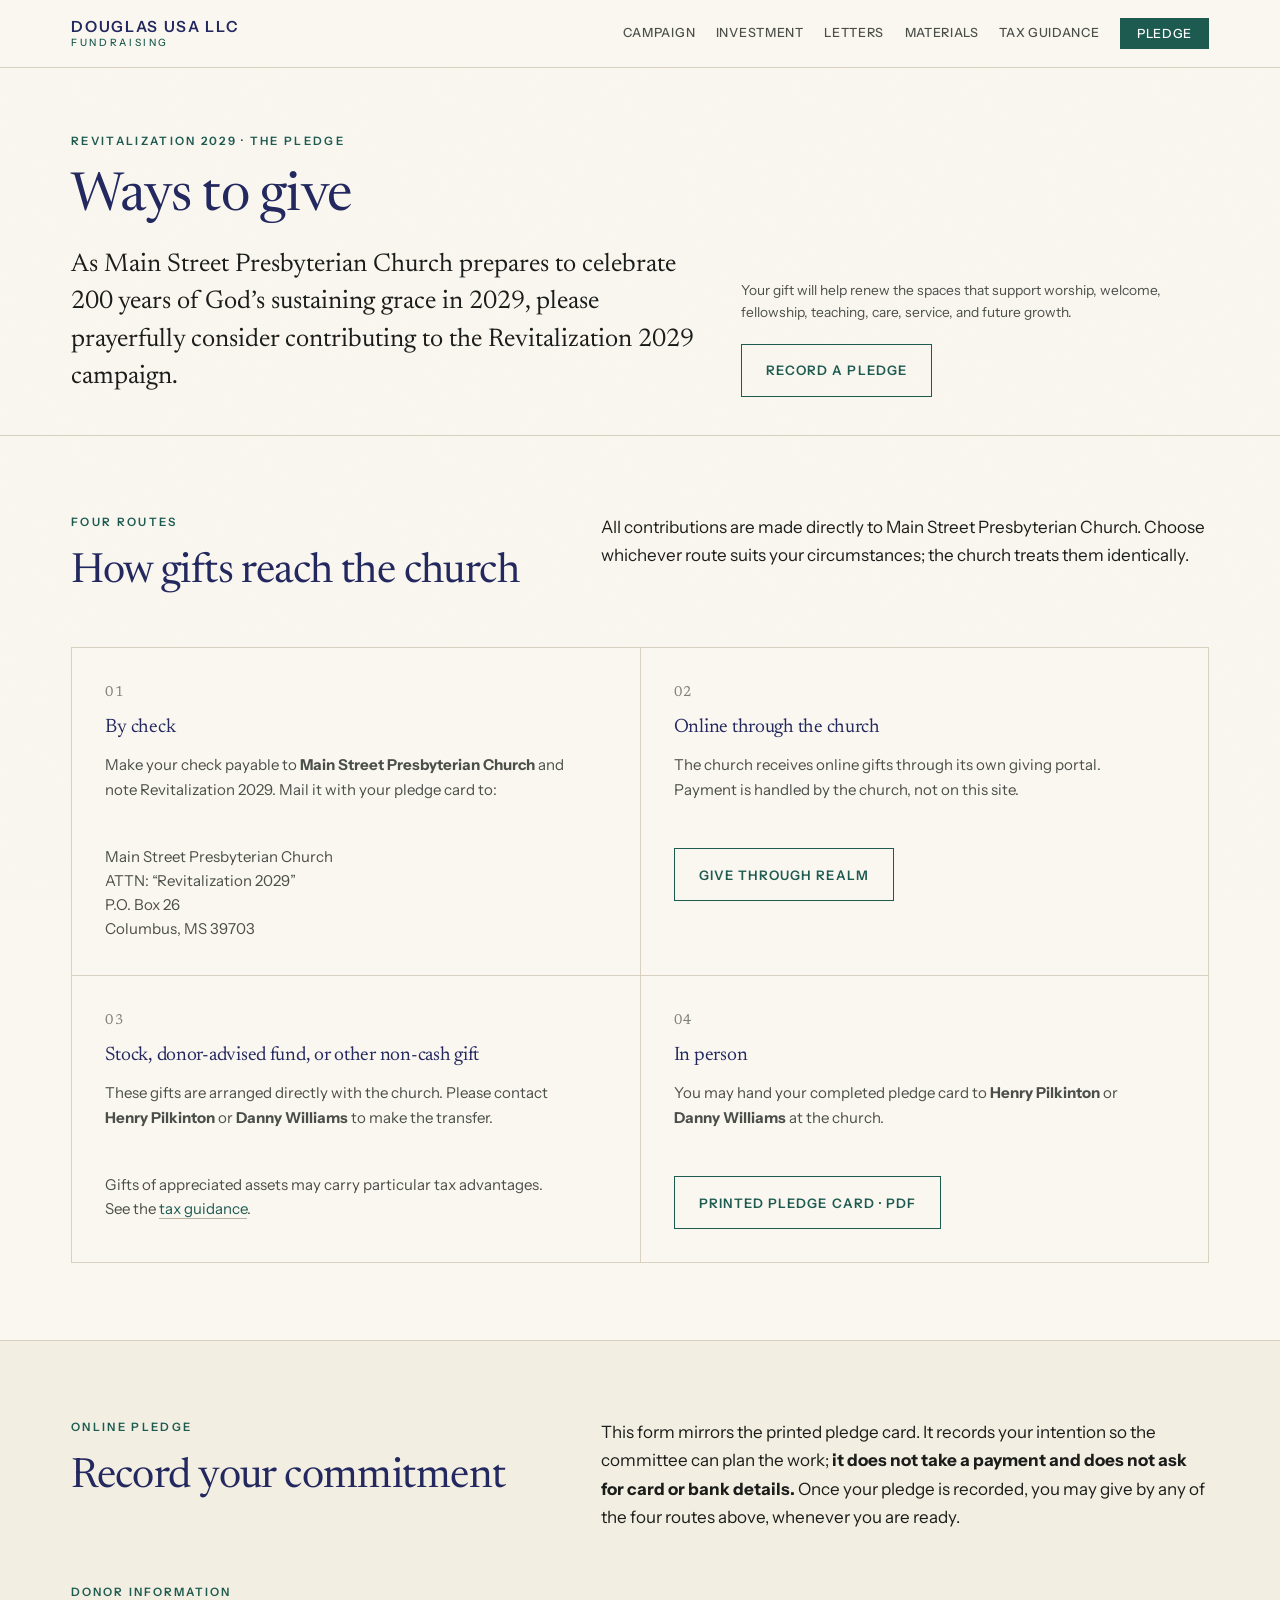
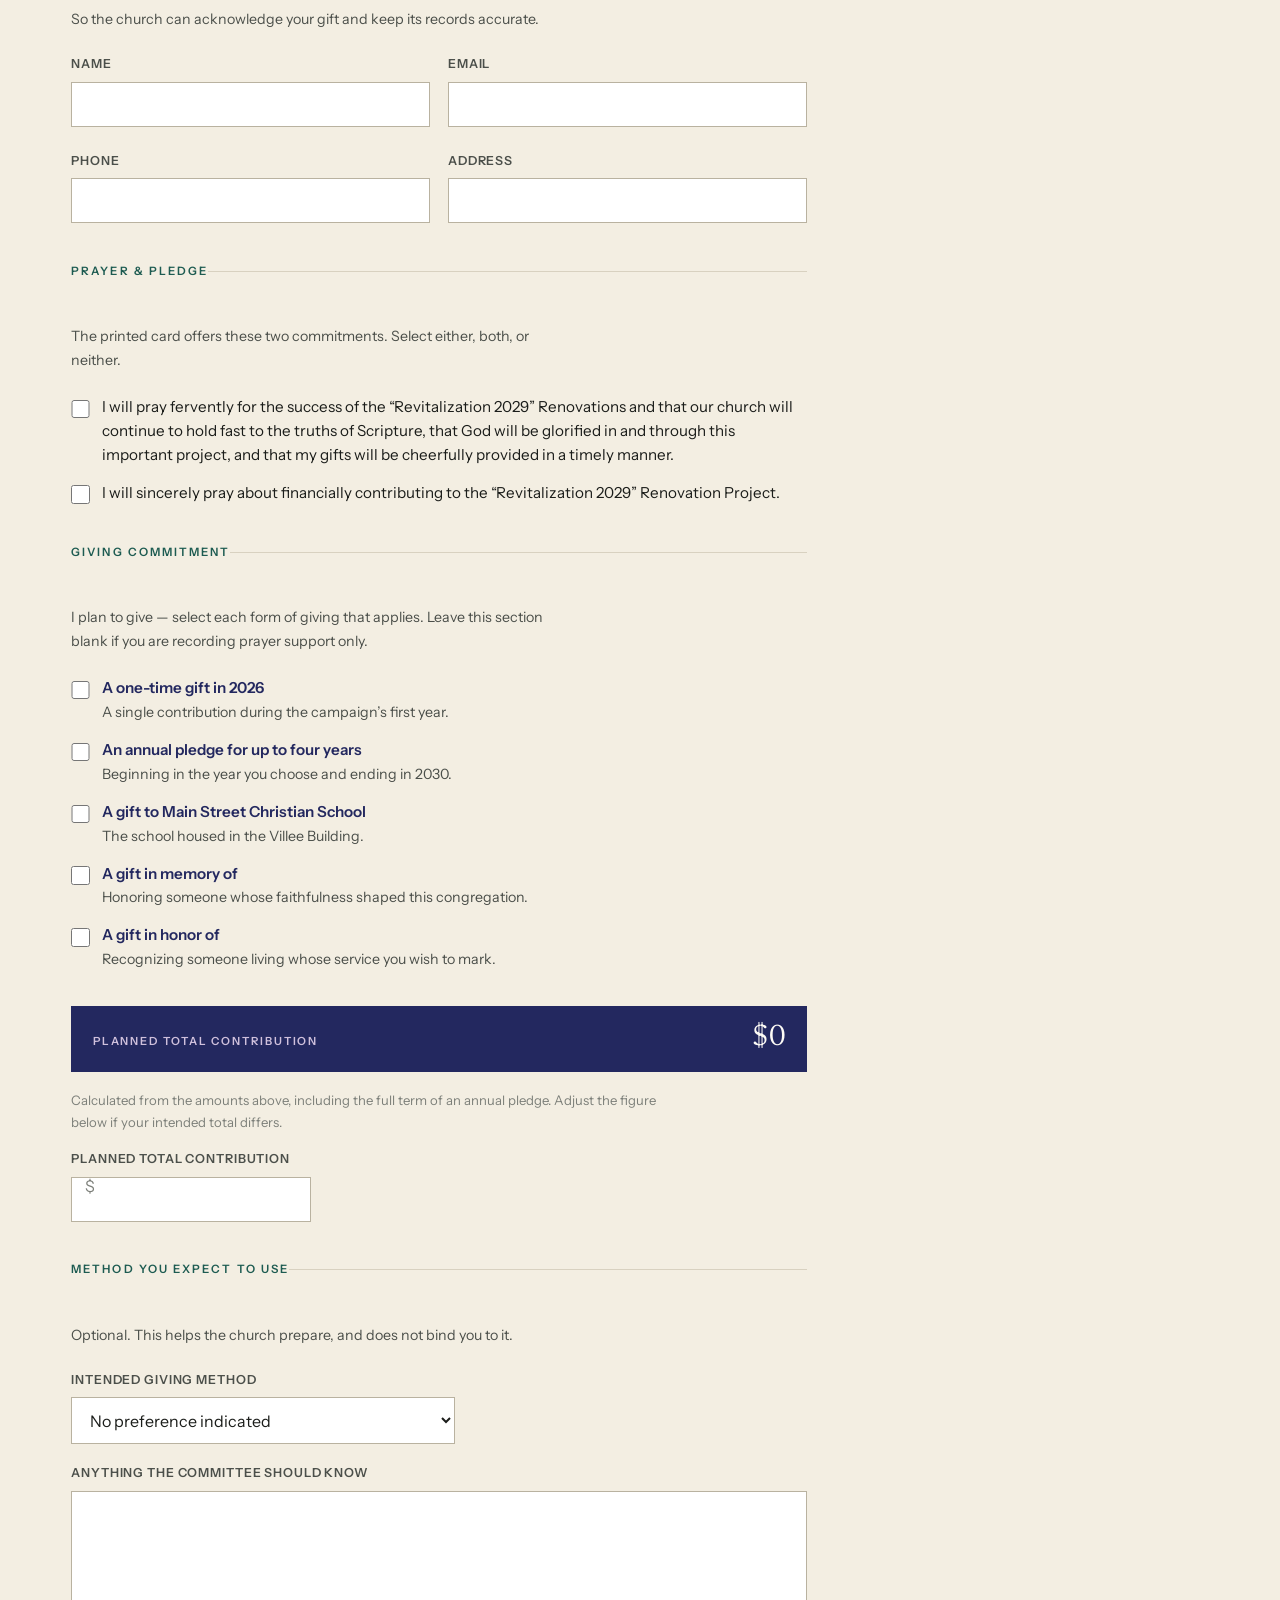
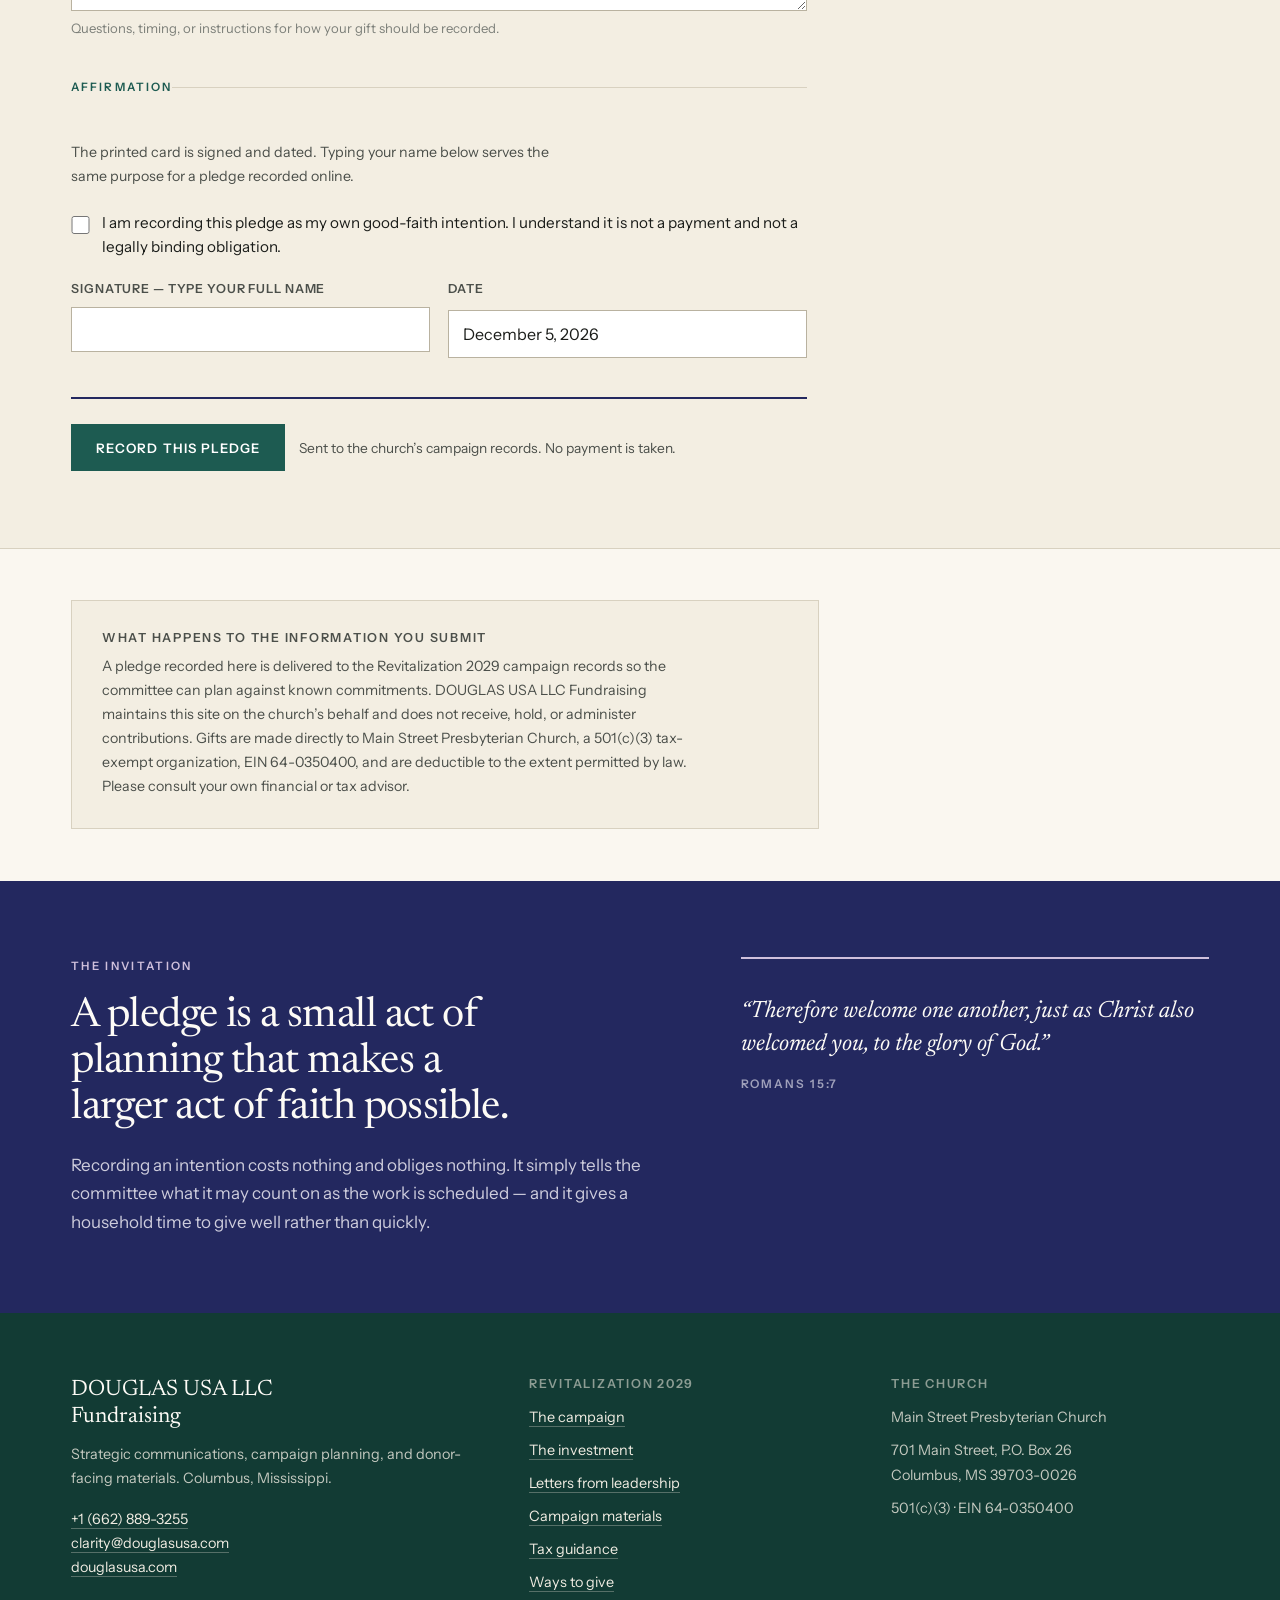
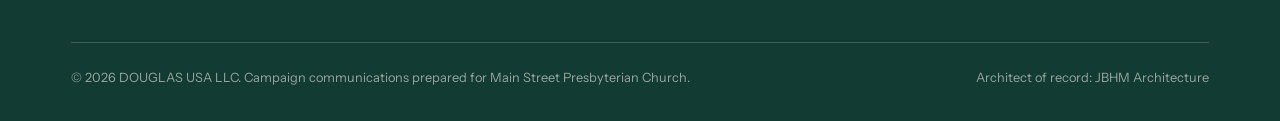
<file: ways-to-give.html>
<!doctype html>
<html lang="en">
<head>
<meta charset="utf-8">
<meta name="viewport" content="width=device-width, initial-scale=1">
<title>Ways to Give — Revitalization 2029 Pledge</title>
<meta name="description" content="Record a pledge to Revitalization 2029 online, by check, by stock or donor-advised fund, or by returning the printed pledge card to Main Street Presbyterian Church, Columbus, Mississippi.">
<link rel="canonical" href="ways-to-give.html">
<meta property="og:title" content="Ways to Give — Revitalization 2029">
<meta property="og:description" content="Four ways to support the renewal of Main Street Presbyterian Church, and an online form that mirrors the printed pledge card.">
<meta property="og:type" content="article">
<link rel="preconnect" href="https://fonts.googleapis.com">
<link rel="preconnect" href="https://fonts.gstatic.com" crossorigin>
<link href="https://fonts.googleapis.com/css2?family=Newsreader:ital,opsz,wght@0,6..72,300..600;1,6..72,300..500&family=Instrument+Sans:wght@400;500;600&display=swap" rel="stylesheet">
<link rel="stylesheet" href="assets/css/site.css">
</head>
<body>
<a class="skip" href="ways-to-give.html#main">Skip to content</a>

<header class="masthead">
  <div class="shell masthead__bar">
    <a class="wordmark" href="index.html" aria-label="Douglas USA LLC Fundraising — home">
      <span class="wordmark__name">DOUGLAS USA LLC</span>
      <span class="wordmark__unit">Fundraising</span>
    </a>
    <nav class="nav" aria-label="Primary">
      <a href="revitalization-2029.html">Campaign</a>
      <a href="investment.html">Investment</a>
      <a href="letters.html">Letters</a>
      <a href="campaign-materials.html">Materials</a>
      <a href="tax-guidance.html">Tax Guidance</a>
      <a class="nav__cta" href="ways-to-give.html" aria-current="page">Pledge</a>
    </nav>
  </div>
</header>

<main id="main">

  <div class="pagehead">
    <div class="shell pagehead__grid">
      <div class="reveal">
        <span class="eyebrow">Revitalization 2029 &middot; The Pledge</span>
        <h1>Ways to give</h1>
        <p class="lede" style="margin-top:1.2rem">As Main Street Presbyterian Church prepares to celebrate 200 years of God&rsquo;s sustaining grace in 2029, please prayerfully consider contributing to the Revitalization 2029 campaign.</p>
      </div>
      <div class="reveal">
        <p class="small">Your gift will help renew the spaces that support worship, welcome, fellowship, teaching, care, service, and future growth.</p>
        <p style="margin-top:1.3rem"><a class="btn btn--ghost" href="ways-to-give.html#pledge">Record a pledge</a></p>
      </div>
    </div>
  </div>

  <section class="section">
    <div class="shell">
      <div class="section__head">
        <div>
          <span class="eyebrow">Four Routes</span>
          <h2>How gifts reach the church</h2>
        </div>
        <div>
          <p>All contributions are made directly to Main Street Presbyterian Church. Choose whichever route suits your circumstances; the church treats them identically.</p>
        </div>
      </div>

      <div class="cards cards--2" style="margin-top:clamp(1.8rem,4vw,3rem)">
        <div class="card">
          <span class="card__num">01</span>
          <h3>By check</h3>
          <p>Make your check payable to <strong>Main Street Presbyterian Church</strong> and note Revitalization 2029. Mail it with your pledge card to:</p>
          <p class="small" style="margin-top:0.9rem">Main Street Presbyterian Church<br>ATTN: &ldquo;Revitalization 2029&rdquo;<br>P.O. Box 26<br>Columbus, MS 39703</p>
        </div>
        <div class="card">
          <span class="card__num">02</span>
          <h3>Online through the church</h3>
          <p>The church receives online gifts through its own giving portal. Payment is handled by the church, not on this site.</p>
          <p style="margin-top:1.1rem"><a class="btn btn--ghost" href="https://onrealm.org/MainStreetPresb/-/form/give/tithe" rel="noopener">Give through Realm</a></p>
        </div>
        <div class="card">
          <span class="card__num">03</span>
          <h3>Stock, donor-advised fund, or other non-cash gift</h3>
          <p>These gifts are arranged directly with the church. Please contact <strong>Henry Pilkinton</strong> or <strong>Danny Williams</strong> to make the transfer.</p>
          <p class="small" style="margin-top:0.9rem">Gifts of appreciated assets may carry particular tax advantages. See the <a href="tax-guidance.html">tax guidance</a>.</p>
        </div>
        <div class="card">
          <span class="card__num">04</span>
          <h3>In person</h3>
          <p>You may hand your completed pledge card to <strong>Henry Pilkinton</strong> or <strong>Danny Williams</strong> at the church.</p>
          <p style="margin-top:1.1rem"><a class="btn btn--ghost" href="assets/documents/revitalization-2029-pledge-card.pdf" download>Printed pledge card &middot; PDF</a></p>
        </div>
      </div>
    </div>
  </section>

  <section class="section section--warm" id="pledge">
    <div class="shell">
      <div class="section__head">
        <div>
          <span class="eyebrow">Online Pledge</span>
          <h2>Record your commitment</h2>
        </div>
        <div>
          <p>This form mirrors the printed pledge card. It records your intention so the committee can plan the work; <strong>it does not take a payment and does not ask for card or bank details.</strong> Once your pledge is recorded, you may give by any of the four routes above, whenever you are ready.</p>
        </div>
      </div>

      <form action='https://mspc-fundraising.netlify.app/thank-you' class='form' id='pledge-form' method='POST' name='revitalization-2029-pledge' style='margin-top:clamp(1.8rem,4vw,3rem)'>
        <input type="hidden" name="form-name" value="revitalization-2029-pledge">
        <input type="hidden" name="subject" value="Recorded Pledge">
        <p class="honey"><label>Please leave this field empty <input name="bot-field" tabindex="-1" autocomplete="off"></label></p>

        <fieldset class="fieldset">
          <legend>Donor information</legend>
          <p class="fieldset__note">So the church can acknowledge your gift and keep its records accurate.</p>
          <div class="grid-fields grid-fields--2">
            <div class="field">
              <label for="donor-name">Name</label>
              <input type="text" id="donor-name" name="name" autocomplete="name" required aria-describedby="donor-name-error">
              <p class="field__error" id="donor-name-error" data-error-for="donor-name" role="alert"></p>
            </div>
            <div class="field">
              <label for="donor-email">Email</label>
              <input type="email" id="donor-email" name="email" autocomplete="email" required aria-describedby="donor-email-error">
              <p class="field__error" id="donor-email-error" data-error-for="donor-email" role="alert"></p>
            </div>
            <div class="field">
              <label for="donor-phone">Phone</label>
              <input type="tel" id="donor-phone" name="phone" autocomplete="tel">
            </div>
            <div class="field">
              <label for="donor-address">Address</label>
              <input type="text" id="donor-address" name="address" autocomplete="street-address">
            </div>
          </div>
        </fieldset>

        <fieldset class="fieldset">
          <legend>Prayer &amp; pledge</legend>
          <p class="fieldset__note">The printed card offers these two commitments. Select either, both, or neither.</p>
          <div class="choices">
            <label class="choice">
              <input type="checkbox" name="prayer-for-success" value="Yes">
              <span>I will pray fervently for the success of the &ldquo;Revitalization 2029&rdquo; Renovations and that our church will continue to hold fast to the truths of Scripture, that God will be glorified in and through this important project, and that my gifts will be cheerfully provided in a timely manner.</span>
            </label>
            <label class="choice">
              <input type="checkbox" name="prayer-about-giving" value="Yes">
              <span>I will sincerely pray about financially contributing to the &ldquo;Revitalization 2029&rdquo; Renovation Project.</span>
            </label>
          </div>
        </fieldset>

        <fieldset class="fieldset">
          <legend>Giving commitment</legend>
          <p class="fieldset__note">I plan to give &mdash; select each form of giving that applies. Leave this section blank if you are recording prayer support only.</p>

          <div class="choices">

            <label class="choice">
              <input type="checkbox" id="want-onetime" name="gift-one-time" value="Yes" data-reveals="block-onetime">
              <span><strong>A one-time gift in 2026</strong><em>A single contribution during the campaign&rsquo;s first year.</em></span>
            </label>
            <div class="conditional" id="block-onetime" hidden>
              <div class="field money" style="max-width:15rem">
                <label for="onetime-amount">One-time gift amount</label>
                <input type="number" id="onetime-amount" name="one-time-amount" min="0" step="1" inputmode="numeric" data-sum>
              </div>
            </div>

            <label class="choice">
              <input type="checkbox" id="want-pledge" name="gift-annual-pledge" value="Yes" data-reveals="block-pledge">
              <span><strong>An annual pledge for up to four years</strong><em>Beginning in the year you choose and ending in 2030.</em></span>
            </label>
            <div class="conditional" id="block-pledge" hidden>
              <div class="grid-fields grid-fields--2">
                <div class="field">
                  <label for="pledge-start">Beginning in</label>
                  <select id="pledge-start" name="pledge-start-year" data-years>
                    <option value="2026">2026</option>
                    <option value="2027">2027</option>
                    <option value="2028">2028</option>
                    <option value="2029">2029</option>
                    <option value="2030">2030</option>
                  </select>
                  <p class="field__hint" id="pledge-span-hint">Ending in 2030.</p>
                </div>
                <div class="field">
                  <label for="pledge-frequency">Paid</label>
                  <select id="pledge-frequency" name="pledge-frequency" data-frequency>
                    <option value="Annually">Annually</option>
                    <option value="Quarterly">Quarterly</option>
                    <option value="Monthly">Monthly</option>
                  </select>
                  <p class="field__hint">The card allows an annual, quarterly, or monthly amount.</p>
                </div>
                <div class="field money">
                  <label for="pledge-amount"><span data-period-label>Annual</span> amount</label>
                  <input type="number" id="pledge-amount" name="pledge-amount" min="0" step="1" inputmode="numeric" data-pledge-amount>
                </div>
              </div>
            </div>

            <label class="choice">
              <input type="checkbox" id="want-school" name="gift-christian-school" value="Yes" data-reveals="block-school">
              <span><strong>A gift to Main Street Christian School</strong><em>The school housed in the Villee Building.</em></span>
            </label>
            <div class="conditional" id="block-school" hidden>
              <div class="field money" style="max-width:15rem">
                <label for="school-amount">Gift amount</label>
                <input type="number" id="school-amount" name="christian-school-amount" min="0" step="1" inputmode="numeric" data-sum>
              </div>
            </div>

            <label class="choice">
              <input type="checkbox" id="want-memory" name="gift-in-memory" value="Yes" data-reveals="block-memory">
              <span><strong>A gift in memory of</strong><em>Honoring someone whose faithfulness shaped this congregation.</em></span>
            </label>
            <div class="conditional" id="block-memory" hidden>
              <div class="grid-fields grid-fields--2">
                <div class="field">
                  <label for="memory-name">In memory of</label>
                  <input type="text" id="memory-name" name="in-memory-of">
                </div>
                <div class="field money">
                  <label for="memory-amount">Gift amount</label>
                  <input type="number" id="memory-amount" name="in-memory-amount" min="0" step="1" inputmode="numeric" data-sum>
                </div>
              </div>
            </div>

            <label class="choice">
              <input type="checkbox" id="want-honor" name="gift-in-honor" value="Yes" data-reveals="block-honor">
              <span><strong>A gift in honor of</strong><em>Recognizing someone living whose service you wish to mark.</em></span>
            </label>
            <div class="conditional" id="block-honor" hidden>
              <div class="grid-fields grid-fields--2">
                <div class="field">
                  <label for="honor-name">In honor of</label>
                  <input type="text" id="honor-name" name="in-honor-of">
                </div>
                <div class="field money">
                  <label for="honor-amount">Gift amount</label>
                  <input type="number" id="honor-amount" name="in-honor-amount" min="0" step="1" inputmode="numeric" data-sum>
                </div>
              </div>
            </div>

          </div>

          <dl class="tally" style="margin-top:clamp(1.6rem,3vw,2.2rem)">
            <dt>Planned total contribution</dt>
            <dd data-tally-display>$0</dd>
          </dl>
          <p class="field__hint" style="margin-top:0.6rem">Calculated from the amounts above, including the full term of an annual pledge. Adjust the figure below if your intended total differs.</p>
          <div class="field money" style="max-width:15rem;margin-top:1rem">
            <label for="planned-total">Planned total contribution</label>
            <input type="number" id="planned-total" name="planned-total-contribution" min="0" step="1" inputmode="numeric" data-planned-total>
          </div>
        </fieldset>

        <fieldset class="fieldset">
          <legend>Method you expect to use</legend>
          <p class="fieldset__note">Optional. This helps the church prepare, and does not bind you to it.</p>
          <div class="field" style="max-width:24rem">
            <label for="expected-method">Intended giving method</label>
            <select id="expected-method" name="expected-method">
              <option value="">No preference indicated</option>
              <option value="Check payable to Main Street Presbyterian Church">Check payable to the church</option>
              <option value="Online giving through Realm">Online giving through Realm</option>
              <option value="Stock, donor-advised fund, or other non-cash gift">Stock, donor-advised fund, or other non-cash gift</option>
              <option value="In person at the church">In person at the church</option>
            </select>
          </div>
          <div class="field" style="margin-top:1.2rem">
            <label for="pledge-notes">Anything the committee should know</label>
            <textarea id="pledge-notes" name="notes"></textarea>
            <p class="field__hint">Questions, timing, or instructions for how your gift should be recorded.</p>
          </div>
        </fieldset>

        <fieldset class="fieldset">
          <legend>Affirmation</legend>
          <p class="fieldset__note">The printed card is signed and dated. Typing your name below serves the same purpose for a pledge recorded online.</p>
          <div class="choices">
            <label class="choice">
              <input type="checkbox" id="affirm" name="affirmation" value="Yes" required aria-describedby="affirm-error">
              <span>I am recording this pledge as my own good-faith intention. I understand it is not a payment and not a legally binding obligation.</span>
            </label>
          </div>
          <p class="field__error" id="affirm-error" data-error-for="affirm" role="alert"></p>
          <div class="grid-fields grid-fields--2" style="margin-top:1.3rem">
            <div class="field">
              <label for="signature">Signature &mdash; type your full name</label>
              <input type="text" id="signature" name="signature" required aria-describedby="signature-error">
              <p class="field__error" id="signature-error" data-error-for="signature" role="alert"></p>
            </div>
            <div class="field">
              <label for="pledge-date">Date</label>
              <input type="text" id="pledge-date" name="date" readonly data-today>
            </div>
          </div>
        </fieldset>

        <div class="form__foot">
          <p class="form__status" id="pledge-status" role="status" hidden></p>
          <div class="actions">
            <button class="btn" type="submit">Record this pledge</button>
            <span class="small">Sent to the church&rsquo;s campaign records. No payment is taken.</span>
          </div>
        </div>
      </form>
    </div>
  </section>

  <section class="section section--tight">
    <div class="shell">
      <div class="disclosure">
        <h4>What happens to the information you submit</h4>
        <p>A pledge recorded here is delivered to the Revitalization 2029 campaign records so the committee can plan against known commitments. DOUGLAS USA LLC Fundraising maintains this site on the church&rsquo;s behalf and does not receive, hold, or administer contributions. Gifts are made directly to Main Street Presbyterian Church, a 501(c)(3) tax-exempt organization, EIN 64-0350400, and are deductible to the extent permitted by law. Please consult your own financial or tax advisor.</p>
      </div>
    </div>
  </section>

  <section class="section section--ink">
    <div class="shell split split--wide-first">
      <div>
        <span class="eyebrow">The Invitation</span>
        <h2>A pledge is a small act of planning that makes a larger act of faith possible.</h2>
        <p style="margin-top:1.2rem">Recording an intention costs nothing and obliges nothing. It simply tells the committee what it may count on as the work is scheduled &mdash; and it gives a household time to give well rather than quickly.</p>
      </div>
      <div>
        <blockquote class="verse">
          <p>&ldquo;Therefore welcome one another, just as Christ also welcomed you, to the glory of God.&rdquo;</p>
          <footer>Romans 15:7</footer>
        </blockquote>
      </div>
    </div>
  </section>

</main>

<footer class="footer">
  <div class="shell">
    <div class="footer__grid">
      <div>
        <p class="footer__mark">DOUGLAS USA LLC<br>Fundraising</p>
        <p>Strategic communications, campaign planning, and donor-facing materials. Columbus, Mississippi.</p>
        <p style="margin-top:1rem">
          <a href="tel:+16628893255">+1 (662) 889-3255</a><br>
          <a href="mailto:clarity@douglasusa.com">clarity@douglasusa.com</a><br>
          <a href="https://douglasusa.com" rel="noopener">douglasusa.com</a>
        </p>
      </div>
      <div>
        <h4>Revitalization 2029</h4>
        <ul>
          <li><a href="revitalization-2029.html">The campaign</a></li>
          <li><a href="investment.html">The investment</a></li>
          <li><a href="letters.html">Letters from leadership</a></li>
          <li><a href="campaign-materials.html">Campaign materials</a></li>
          <li><a href="tax-guidance.html">Tax guidance</a></li>
          <li><a href="ways-to-give.html">Ways to give</a></li>
        </ul>
      </div>
      <div>
        <h4>The Church</h4>
        <ul>
          <li>Main Street Presbyterian Church</li>
          <li>701 Main Street, P.O. Box 26<br>Columbus, MS 39703-0026</li>
          <li>501(c)(3) &middot; EIN 64-0350400</li>
        </ul>
      </div>
    </div>
    <div class="footer__base">
      <span>&copy; 2026 DOUGLAS USA LLC. Campaign communications prepared for Main Street Presbyterian Church.</span>
      <span>Architect of record: JBHM Architecture</span>
    </div>
  </div>
</footer>

<script src="assets/js/site.js" defer></script>
</body>
</html>
</file>
<file: assets/css/site.css>
/* ==========================================================================
   DOUGLAS USA LLC FUNDRAISING
   Design system — editorial / heritage institutional
   Palette derived from the printed "Revitalization 2029" campaign collateral.
   ========================================================================== */

:root {
  /* Paper & ink */
  --paper:        #faf7f0;
  --paper-warm:   #f3eee2;
  --paper-deep:   #ebe4d5;
  --ink:          #1b1d1a;
  --ink-soft:     #4b4f4a;
  --ink-faint:    #7c7f79;
  --rule:         #d8d1c0;
  --rule-strong:  #b9b2a0;

  /* Campaign colours */
  --green:        #1d5b51;
  --green-deep:   #123b34;
  --navy:         #23285f;
  --lavender:     #cfc0dc;
  --lavender-pale:#ece5f1;

  /* Ministry-area coding (from the five printed inserts) */
  --area-welcome: #2e93b3;
  --area-worship: #14766c;
  --area-ministry:#3f7f96;
  --area-fellow:  #1d7b6e;
  --area-education:#d4820f;

  /* Type */
  --display: "Newsreader", "Iowan Old Style", Georgia, serif;
  --body: "Instrument Sans", "Helvetica Neue", Helvetica, sans-serif;

  /* Metrics */
  --measure: 66ch;
  --page: 1240px;
  --gutter: clamp(1.25rem, 4vw, 3.5rem);
}

/* --------------------------------------------------------------- reset --- */

*, *::before, *::after { box-sizing: border-box; }

html { -webkit-text-size-adjust: 100%; scroll-behavior: smooth; }

body {
  margin: 0;
  background: var(--paper);
  color: var(--ink);
  font-family: var(--body);
  font-size: clamp(1rem, 0.96rem + 0.2vw, 1.0625rem);
  line-height: 1.68;
  font-feature-settings: "kern" 1, "liga" 1;
  -webkit-font-smoothing: antialiased;
}

/* Paper grain — fixed, non-interactive, never on a scrolling container. */
body::before {
  content: "";
  position: fixed;
  inset: 0;
  z-index: 0;
  pointer-events: none;
  opacity: 0.032;
  background-image: url("data:image/svg+xml,%3Csvg xmlns='http://www.w3.org/2000/svg' width='180' height='180'%3E%3Cfilter id='n'%3E%3CfeTurbulence type='fractalNoise' baseFrequency='0.82' numOctaves='3'/%3E%3C/filter%3E%3Crect width='180' height='180' filter='url(%23n)'/%3E%3C/svg%3E");
}

img { max-width: 100%; height: auto; display: block; }

a { color: var(--green); text-decoration: none; }
a:hover { color: var(--green-deep); }

::selection { background: var(--lavender); color: var(--ink); }

:focus-visible {
  outline: 2px solid var(--navy);
  outline-offset: 3px;
  border-radius: 2px;
}

/* --------------------------------------------------------------- layout --- */

.shell {
  position: relative;
  z-index: 1;
  max-width: var(--page);
  margin: 0 auto;
  padding-inline: var(--gutter);
}

.skip {
  position: absolute;
  left: -9999px;
  top: 0;
  background: var(--navy);
  color: #fff;
  padding: 0.75rem 1.25rem;
  z-index: 99;
}
.skip:focus { left: 1rem; top: 1rem; color: #fff; }

/* ----------------------------------------------------------- typography --- */

h1, h2, h3, h4 {
  font-family: var(--display);
  font-weight: 400;
  color: var(--navy);
  letter-spacing: -0.014em;
  line-height: 1.1;
  margin: 0;
  text-wrap: balance;
}

h1 { font-size: clamp(2.35rem, 1.5rem + 3.6vw, 4.15rem); }
h2 { font-size: clamp(1.7rem, 1.3rem + 1.7vw, 2.6rem); }
h3 { font-size: clamp(1.2rem, 1.08rem + 0.5vw, 1.45rem); line-height: 1.24; }
h4 {
  font-family: var(--body);
  font-size: 0.78rem;
  font-weight: 600;
  letter-spacing: 0.14em;
  text-transform: uppercase;
  color: var(--ink-soft);
}

p { margin: 0 0 1.15em; max-width: var(--measure); }
p:last-child { margin-bottom: 0; }

.lede {
  font-family: var(--display);
  font-size: clamp(1.2rem, 1.05rem + 0.72vw, 1.6rem);
  line-height: 1.46;
  color: var(--ink);
  max-width: 60ch;
}

.eyebrow {
  display: block;
  font-size: 0.72rem;
  font-weight: 600;
  letter-spacing: 0.2em;
  text-transform: uppercase;
  color: var(--green);
  margin-bottom: 1.1rem;
}
.eyebrow--pale { color: rgba(255, 255, 255, 0.72); }

.subhead {
  font-family: var(--display);
  font-size: 1.28rem;
  line-height: 1.34;
  color: var(--navy);
  max-width: 46ch;
  margin: 0 0 1rem;
}

.small { font-size: 0.86rem; line-height: 1.6; color: var(--ink-soft); }
.small a { border-bottom: 1px solid var(--rule-strong); }

.prose > * + h3 { margin-top: 2.1rem; }
.prose > h3 + p { margin-top: 0.7rem; }
.prose > * + h4 { margin-top: 2rem; margin-bottom: 0.6rem; }

/* ---------------------------------------------------------------- rules --- */

.rule {
  border: 0;
  border-top: 1px solid var(--rule);
  margin: 0;
}

.rule--heavy { border-top: 2px solid var(--navy); }

/* ------------------------------------------------------------- masthead --- */

.masthead {
  position: relative;
  z-index: 3;
  background: var(--paper);
  border-bottom: 1px solid var(--rule);
}

.masthead__bar {
  display: flex;
  align-items: center;
  justify-content: space-between;
  gap: 1.5rem;
  padding-block: 1.1rem;
}

.wordmark {
  display: inline-flex;
  flex-direction: column;
  gap: 0.18rem;
  color: var(--navy);
  line-height: 1;
}
.wordmark__name {
  font-family: var(--body);
  font-size: 0.96rem;
  font-weight: 600;
  letter-spacing: 0.11em;
  text-transform: uppercase;
}
.wordmark__unit {
  font-family: var(--body);
  font-size: 0.63rem;
  font-weight: 500;
  letter-spacing: 0.26em;
  text-transform: uppercase;
  color: var(--green);
}

.nav {
  display: flex;
  align-items: center;
  gap: clamp(0.85rem, 1.6vw, 1.75rem);
  flex-wrap: wrap;
}
.nav a {
  font-size: 0.79rem;
  font-weight: 500;
  letter-spacing: 0.055em;
  text-transform: uppercase;
  color: var(--ink-soft);
  padding-block: 0.3rem;
  border-bottom: 1px solid transparent;
  transition: color 0.18s ease, border-color 0.18s ease;
}
.nav a:hover { color: var(--navy); border-bottom-color: var(--rule-strong); }
.nav a[aria-current="page"] { color: var(--navy); border-bottom-color: var(--green); }

.nav__cta {
  font-size: 0.79rem;
  font-weight: 600;
  letter-spacing: 0.06em;
  text-transform: uppercase;
  color: #fff !important;
  background: var(--green);
  padding: 0.55rem 1.05rem;
  border-bottom: 0 !important;
  transition: background 0.18s ease;
}
.nav__cta:hover { background: var(--green-deep); }

/* ---------------------------------------------------------------- hero --- */

.hero {
  position: relative;
  overflow: hidden;
  background: var(--green-deep);
  color: #f4f1e9;
}

.hero::after {
  content: "";
  position: absolute;
  inset: 0;
  background:
    radial-gradient(120% 90% at 12% 0%, rgba(207, 192, 220, 0.26), transparent 58%),
    radial-gradient(90% 80% at 92% 100%, rgba(29, 123, 110, 0.5), transparent 60%);
  pointer-events: none;
}

.hero__inner {
  position: relative;
  z-index: 2;
  display: grid;
  gap: clamp(2rem, 4vw, 4.5rem);
  grid-template-columns: 1fr;
  padding-block: clamp(3.4rem, 8vw, 7rem);
}

@media (min-width: 62rem) {
  .hero__inner { grid-template-columns: minmax(0, 1.55fr) minmax(0, 1fr); align-items: end; }
}

.hero h1 { color: #fdfbf6; letter-spacing: -0.02em; }
.hero h1 em {
  font-style: italic;
  color: var(--lavender);
}
.hero p { color: rgba(244, 241, 233, 0.86); }
.hero .lede { color: #f0ece2; }

.hero__aside {
  border-top: 1px solid rgba(244, 241, 233, 0.28);
  padding-top: 1.5rem;
}
.hero__aside dl { margin: 0; display: grid; gap: 1.15rem; }
.hero__aside dt {
  font-size: 0.68rem;
  font-weight: 600;
  letter-spacing: 0.18em;
  text-transform: uppercase;
  color: rgba(244, 241, 233, 0.6);
  margin-bottom: 0.22rem;
}
.hero__aside dd {
  margin: 0;
  font-family: var(--display);
  font-size: 1.32rem;
  line-height: 1.24;
  color: #fdfbf6;
}

/* Page header (interior pages) */

.pagehead {
  padding-block: clamp(2.6rem, 5vw, 4.6rem) clamp(1.8rem, 3vw, 2.8rem);
  border-bottom: 1px solid var(--rule);
}
.pagehead__grid { display: grid; gap: clamp(1.2rem, 3vw, 3rem); }
@media (min-width: 62rem) {
  .pagehead__grid { grid-template-columns: minmax(0, 1.35fr) minmax(0, 1fr); align-items: end; }
}
.pagehead h1 { font-size: clamp(2.1rem, 1.5rem + 2.6vw, 3.35rem); }

/* -------------------------------------------------------------- section --- */

.section { padding-block: clamp(2.8rem, 6vw, 5.4rem); }
.section--tight { padding-block: clamp(2rem, 4vw, 3.4rem); }
.section--warm { background: var(--paper-warm); border-block: 1px solid var(--rule); }
.section--ink {
  background: var(--navy);
  color: #eeecf4;
}
.section--ink h2, .section--ink h3 { color: #fdfbf6; }
.section--ink p { color: rgba(238, 236, 244, 0.84); }
.section--ink .eyebrow { color: var(--lavender); }

.section__head {
  display: grid;
  gap: clamp(1rem, 2.5vw, 2.5rem);
  margin-bottom: clamp(2rem, 4vw, 3.2rem);
}
@media (min-width: 56rem) {
  .section__head { grid-template-columns: minmax(0, 0.9fr) minmax(0, 1.1fr); align-items: start; }
  .section__head--single { grid-template-columns: minmax(0, 1fr); }
}

/* ------------------------------------------------------------- editorial --- */

/* Asymmetric two-column narrative block */
.split {
  display: grid;
  gap: clamp(1.5rem, 4vw, 3.75rem);
}
@media (min-width: 56rem) {
  .split { grid-template-columns: minmax(0, 1fr) minmax(0, 1.32fr); }
  .split--even { grid-template-columns: repeat(2, minmax(0, 1fr)); }
  .split--wide-first { grid-template-columns: minmax(0, 1.32fr) minmax(0, 1fr); }
}

.stack { display: grid; gap: clamp(1.4rem, 3vw, 2.4rem); }

/* Numbered / lettered ministry-area entries */
.areas { display: grid; gap: 0; border-top: 1px solid var(--rule); }

.area {
  display: grid;
  gap: 0.55rem 2rem;
  padding-block: clamp(1.6rem, 3vw, 2.4rem);
  border-bottom: 1px solid var(--rule);
}
@media (min-width: 52rem) {
  .area { grid-template-columns: 5.5rem minmax(0, 1fr) minmax(0, 1.5fr); align-items: start; }
}

.area__index {
  font-family: var(--display);
  font-size: 1.5rem;
  color: var(--ink-faint);
  line-height: 1;
  padding-top: 0.2rem;
}
.area__title { color: var(--navy); }
.area__title span {
  display: block;
  font-family: var(--body);
  font-size: 0.7rem;
  font-weight: 600;
  letter-spacing: 0.16em;
  text-transform: uppercase;
  margin-top: 0.55rem;
  color: var(--green);
}
.area__body p { max-width: 58ch; }
.area__body p + p { margin-top: 0.9em; }

.area[data-accent="welcome"]  .area__title span { color: var(--area-welcome); }
.area[data-accent="worship"]  .area__title span { color: var(--area-worship); }
.area[data-accent="ministry"] .area__title span { color: var(--area-ministry); }
.area[data-accent="fellow"]   .area__title span { color: var(--area-fellow); }
.area[data-accent="education"].area__title span,
.area[data-accent="education"] .area__title span { color: var(--area-education); }

/* ---------------------------------------------------------------- cards --- */

.cards { display: grid; gap: 1px; background: var(--rule); border: 1px solid var(--rule); }
@media (min-width: 46rem) { .cards--2 { grid-template-columns: repeat(2, 1fr); } }
@media (min-width: 62rem) { .cards--3 { grid-template-columns: repeat(3, 1fr); } }

.card {
  background: var(--paper);
  padding: clamp(1.4rem, 2.6vw, 2.1rem);
  display: flex;
  flex-direction: column;
  gap: 0.7rem;
}
.card h3 { font-size: 1.22rem; }
.card p { font-size: 0.94rem; color: var(--ink-soft); max-width: 46ch; }
.card__num {
  font-family: var(--display);
  font-size: 0.9rem;
  letter-spacing: 0.08em;
  color: var(--ink-faint);
}

/* Quote / scripture */

.verse {
  margin: 0;
  padding: clamp(1.5rem, 3vw, 2.2rem) 0 0;
  border-top: 2px solid var(--navy);
  max-width: 44ch;
}
.verse p {
  font-family: var(--display);
  font-style: italic;
  font-size: clamp(1.15rem, 1rem + 0.6vw, 1.5rem);
  line-height: 1.42;
  color: var(--navy);
  margin-bottom: 0.8rem;
}
.verse footer {
  font-size: 0.74rem;
  font-weight: 600;
  letter-spacing: 0.16em;
  text-transform: uppercase;
  color: var(--ink-faint);
}
.section--ink .verse { border-top-color: var(--lavender); }
.section--ink .verse p { color: #fdfbf6; }
.section--ink .verse footer { color: rgba(238, 236, 244, 0.62); }

.pullquote {
  margin: 0;
  max-width: 52ch;
}
.pullquote p {
  font-family: var(--display);
  font-size: clamp(1.22rem, 1.05rem + 0.7vw, 1.62rem);
  line-height: 1.42;
  color: var(--navy);
}
.pullquote footer {
  margin-top: 1rem;
  font-size: 0.78rem;
  letter-spacing: 0.07em;
  color: var(--ink-soft);
}
.pullquote footer strong { color: var(--navy); font-weight: 600; }

/* ---------------------------------------------------------------- table --- */

.ledger { width: 100%; border-collapse: collapse; font-size: 0.98rem; }
.ledger caption {
  text-align: left;
  font-size: 0.72rem;
  font-weight: 600;
  letter-spacing: 0.18em;
  text-transform: uppercase;
  color: var(--ink-soft);
  padding-bottom: 1rem;
}
.ledger th, .ledger td { text-align: left; padding: 0.95rem 0.75rem; vertical-align: baseline; }
.ledger th:first-child, .ledger td:first-child { padding-left: 0; }
.ledger th:last-child, .ledger td:last-child { padding-right: 0; text-align: right; }
.ledger thead th {
  font-family: var(--body);
  font-size: 0.7rem;
  font-weight: 600;
  letter-spacing: 0.15em;
  text-transform: uppercase;
  color: var(--ink-soft);
  border-bottom: 1px solid var(--rule-strong);
}
.ledger tbody tr { border-bottom: 1px solid var(--rule); }
.ledger tbody th { font-family: var(--body); font-size: 1rem; font-weight: 600; color: var(--navy); }
.ledger tbody th small {
  display: block;
  font-weight: 400;
  font-size: 0.83rem;
  color: var(--ink-soft);
  margin-top: 0.22rem;
  max-width: 44ch;
}
.ledger .amount {
  font-family: var(--display);
  font-size: 1.16rem;
  color: var(--ink);
  white-space: nowrap;
  font-variant-numeric: tabular-nums;
}
.ledger tfoot th, .ledger tfoot td {
  border-top: 2px solid var(--navy);
  padding-top: 1.15rem;
  font-weight: 600;
  color: var(--navy);
}
.ledger tfoot .amount { font-size: 1.5rem; color: var(--navy); }

.ledger-wrap { overflow-x: auto; }

/* Proportion bar */
.bar {
  height: 5px;
  background: var(--paper-deep);
  margin-top: 0.6rem;
  overflow: hidden;
}
.bar span { display: block; height: 100%; background: var(--green); }

/* ----------------------------------------------------------------- data --- */

.figures { display: grid; gap: 1px; background: var(--rule); border: 1px solid var(--rule); }
@media (min-width: 40rem) { .figures { grid-template-columns: repeat(2, 1fr); } }
@media (min-width: 66rem) { .figures--4 { grid-template-columns: repeat(4, 1fr); } }

.figure { background: var(--paper); padding: clamp(1.25rem, 2.4vw, 1.85rem); }
.figure dt {
  font-size: 0.68rem;
  font-weight: 600;
  letter-spacing: 0.17em;
  text-transform: uppercase;
  color: var(--ink-soft);
  margin-bottom: 0.6rem;
}
.figure dd {
  margin: 0;
  font-family: var(--display);
  font-size: clamp(1.6rem, 1.3rem + 1vw, 2.15rem);
  line-height: 1.06;
  color: var(--navy);
  font-variant-numeric: tabular-nums;
}
.figure dd small {
  display: block;
  font-family: var(--body);
  font-size: 0.83rem;
  line-height: 1.5;
  font-variant-numeric: normal;
  color: var(--ink-soft);
  margin-top: 0.55rem;
  font-weight: 400;
}

/* --------------------------------------------------------------- lists --- */

.marks { list-style: none; margin: 0; padding: 0; display: grid; gap: 0.72rem; max-width: 58ch; }
.marks li { position: relative; padding-left: 1.6rem; font-size: 0.96rem; }
.marks li::before {
  content: "";
  position: absolute;
  left: 0;
  top: 0.62em;
  width: 0.62rem;
  height: 1px;
  background: var(--rule-strong);
}
.section--ink .marks li::before { background: var(--lavender); }

.scope { list-style: none; margin: 0; padding: 0; display: flex; flex-wrap: wrap; gap: 0.5rem; }
.scope li {
  font-size: 0.81rem;
  letter-spacing: 0.03em;
  padding: 0.38rem 0.72rem;
  background: var(--paper-warm);
  border: 1px solid var(--rule);
  color: var(--ink-soft);
}
.section--warm .scope li { background: var(--paper); }

/* -------------------------------------------------------------- gallery --- */

.plates { display: grid; gap: clamp(1.5rem, 3vw, 2.5rem); }
@media (min-width: 44rem) { .plates--panels { grid-template-columns: repeat(2, 1fr); } }
@media (min-width: 68rem) { .plates--panels { grid-template-columns: repeat(4, 1fr); } }
@media (min-width: 56rem) { .plates--spreads { grid-template-columns: repeat(2, 1fr); } }

.plate { margin: 0; }
.plate img {
  width: 100%;
  border: 1px solid var(--rule);
  background: #fff;
  box-shadow: 0 1px 2px rgba(27, 29, 26, 0.06), 0 12px 28px -18px rgba(27, 29, 26, 0.34);
}
.plate figcaption {
  margin-top: 0.85rem;
  font-size: 0.79rem;
  line-height: 1.5;
  color: var(--ink-soft);
}
.plate figcaption strong {
  display: block;
  color: var(--navy);
  font-weight: 600;
  letter-spacing: 0.02em;
}

/* -------------------------------------------------------------- buttons --- */

.btn {
  display: inline-flex;
  align-items: center;
  gap: 0.6rem;
  font-family: var(--body);
  font-size: 0.82rem;
  font-weight: 600;
  letter-spacing: 0.08em;
  text-transform: uppercase;
  padding: 0.9rem 1.5rem;
  border: 1px solid var(--green);
  background: var(--green);
  color: #fff;
  cursor: pointer;
  transition: background 0.18s ease, border-color 0.18s ease, color 0.18s ease, transform 0.18s ease;
}
.btn:hover { background: var(--green-deep); border-color: var(--green-deep); color: #fff; transform: translateY(-1px); }
.btn:active { transform: translateY(0); }

.btn--ghost { background: transparent; color: var(--green); }
.btn--ghost:hover { background: var(--green); color: #fff; }

.btn--onink { background: var(--lavender); border-color: var(--lavender); color: var(--navy); }
.btn--onink:hover { background: #fff; border-color: #fff; color: var(--navy); }

.btn[disabled] { opacity: 0.55; cursor: not-allowed; transform: none; }

.actions { display: flex; flex-wrap: wrap; gap: 0.85rem; align-items: center; }

/* ---------------------------------------------------------------- forms --- */

.form { max-width: 46rem; }

.fieldset {
  border: 0;
  margin: 0;
  padding: 0 0 clamp(1.8rem, 3vw, 2.6rem);
}
.fieldset + .fieldset { border-top: 1px solid var(--rule); padding-top: clamp(1.8rem, 3vw, 2.6rem); }

.fieldset > legend {
  font-family: var(--body);
  font-size: 0.72rem;
  font-weight: 600;
  letter-spacing: 0.18em;
  text-transform: uppercase;
  color: var(--green);
  padding: 0;
  margin-bottom: 0.35rem;
}
.fieldset__note { font-size: 0.89rem; color: var(--ink-soft); margin: 0 0 1.4rem; max-width: 56ch; }

.grid-fields { display: grid; gap: 1.1rem; }
@media (min-width: 40rem) { .grid-fields--2 { grid-template-columns: repeat(2, 1fr); } }

.field { display: grid; gap: 0.4rem; }
.field > label {
  font-size: 0.78rem;
  font-weight: 600;
  letter-spacing: 0.07em;
  text-transform: uppercase;
  color: var(--ink-soft);
}
.field__hint { font-size: 0.82rem; color: var(--ink-faint); }

.field input[type="text"],
.field input[type="email"],
.field input[type="tel"],
.field input[type="number"],
.field select,
.field textarea {
  font-family: var(--body);
  font-size: 1rem;
  color: var(--ink);
  background: #fff;
  border: 1px solid var(--rule-strong);
  border-radius: 0;
  padding: 0.72rem 0.85rem;
  width: 100%;
  transition: border-color 0.16s ease, box-shadow 0.16s ease;
}
.field textarea { min-height: 7.5rem; resize: vertical; line-height: 1.6; }

.field input:focus, .field select:focus, .field textarea:focus {
  outline: 0;
  border-color: var(--green);
  box-shadow: 0 0 0 3px rgba(29, 91, 81, 0.14);
}

.field input[aria-invalid="true"], .field select[aria-invalid="true"] {
  border-color: #9a3a2c;
  box-shadow: 0 0 0 3px rgba(154, 58, 44, 0.12);
}

.field__error {
  font-size: 0.82rem;
  color: #8f3527;
  min-height: 0;
}

.money { position: relative; }
.money input { padding-left: 1.9rem; }
.money::before {
  content: "$";
  position: absolute;
  left: 0.85rem;
  top: 50%;
  transform: translateY(-50%);
  color: var(--ink-faint);
  font-size: 1rem;
  pointer-events: none;
  z-index: 1;
}

/* Check / radio */
.choices { display: grid; gap: 0.9rem; }
.choice {
  display: grid;
  grid-template-columns: 1.15rem 1fr;
  gap: 0.8rem;
  align-items: start;
  font-size: 0.95rem;
  line-height: 1.56;
  cursor: pointer;
}
.choice input { margin: 0.3rem 0 0; width: 1.15rem; height: 1.15rem; accent-color: var(--green); cursor: pointer; }
.choice span strong { display: block; color: var(--navy); font-weight: 600; }
.choice span em { font-style: normal; color: var(--ink-soft); font-size: 0.89rem; }

.conditional { margin-top: 1.15rem; padding-left: 1.95rem; border-left: 1px solid var(--rule); }
.conditional[hidden] { display: none; }

.form__foot {
  border-top: 2px solid var(--navy);
  padding-top: 1.6rem;
  display: grid;
  gap: 1.2rem;
}

.form__status {
  font-size: 0.92rem;
  padding: 0.9rem 1.1rem;
  border: 1px solid var(--rule-strong);
  background: var(--paper-warm);
  color: var(--ink);
}
.form__status[hidden] { display: none; }
.form__status[data-state="error"] { border-color: #9a3a2c; background: #fbf1ef; color: #7c2e22; }

.honey { position: absolute; left: -9999px; }

/* Running total */
.tally {
  background: var(--navy);
  color: #fdfbf6;
  padding: 1.15rem 1.35rem;
  display: flex;
  align-items: baseline;
  justify-content: space-between;
  gap: 1rem;
  flex-wrap: wrap;
}
.tally dt {
  font-size: 0.7rem;
  font-weight: 600;
  letter-spacing: 0.17em;
  text-transform: uppercase;
  color: var(--lavender);
}
.tally dd {
  margin: 0;
  font-family: var(--display);
  font-size: 1.85rem;
  line-height: 1;
  font-variant-numeric: tabular-nums;
}

/* --------------------------------------------------------------- footer --- */

.footer {
  position: relative;
  z-index: 1;
  background: var(--green-deep);
  color: rgba(240, 236, 226, 0.8);
  padding-block: clamp(2.6rem, 5vw, 4rem) 2rem;
  font-size: 0.9rem;
}
.footer h4 { color: rgba(240, 236, 226, 0.55); margin-bottom: 0.9rem; }
.footer a { color: #f0ece2; border-bottom: 1px solid rgba(240, 236, 226, 0.3); }
.footer a:hover { color: #fff; border-bottom-color: #fff; }
.footer__grid { display: grid; gap: clamp(1.8rem, 3.5vw, 3rem); }
@media (min-width: 48rem) { .footer__grid { grid-template-columns: minmax(0, 1.3fr) repeat(2, minmax(0, 1fr)); } }
.footer ul { list-style: none; margin: 0; padding: 0; display: grid; gap: 0.55rem; }
.footer__mark {
  font-family: var(--display);
  font-size: 1.4rem;
  color: #fdfbf6;
  line-height: 1.2;
  margin-bottom: 0.7rem;
}
.footer__base {
  margin-top: clamp(2rem, 4vw, 3rem);
  padding-top: 1.5rem;
  border-top: 1px solid rgba(240, 236, 226, 0.2);
  display: flex;
  flex-wrap: wrap;
  gap: 0.8rem 2rem;
  justify-content: space-between;
  font-size: 0.8rem;
  color: rgba(240, 236, 226, 0.6);
}

/* ------------------------------------------------------------ utilities --- */

.anniversary { max-width: 210px; mix-blend-mode: multiply; }
.anniversary--pale { max-width: 180px; }

.cta-band {
  display: grid;
  gap: clamp(1.4rem, 3vw, 2.5rem);
  align-items: center;
}
@media (min-width: 56rem) {
  .cta-band { grid-template-columns: minmax(0, 1.4fr) minmax(0, 1fr); }
}

.callout {
  border-left: 2px solid var(--green);
  padding: 0.35rem 0 0.35rem 1.4rem;
  max-width: 58ch;
}
.callout p { font-size: 0.95rem; color: var(--ink-soft); }
.section--ink .callout { border-left-color: var(--lavender); }

.disclosure {
  background: var(--paper-warm);
  border: 1px solid var(--rule);
  padding: clamp(1.25rem, 2.4vw, 1.85rem);
  max-width: 68ch;
}
.disclosure h4 { margin-bottom: 0.7rem; }
.disclosure p { font-size: 0.89rem; color: var(--ink-soft); }

/* Staggered page-load reveal (respects reduced motion) */
@media (prefers-reduced-motion: no-preference) {
  .reveal { opacity: 0; transform: translateY(12px); animation: rise 0.66s cubic-bezier(0.22, 0.68, 0.3, 1) forwards; }
  .reveal:nth-child(2) { animation-delay: 0.08s; }
  .reveal:nth-child(3) { animation-delay: 0.16s; }
  .reveal:nth-child(4) { animation-delay: 0.24s; }
}
@keyframes rise { to { opacity: 1; transform: none; } }

@media print {
  body::before, .masthead, .footer, .nav { display: none; }
  body { background: #fff; }
  .hero, .section--ink { background: #fff !important; color: #000 !important; }
  .hero h1, .section--ink h2 { color: #000 !important; }
}
</file>
